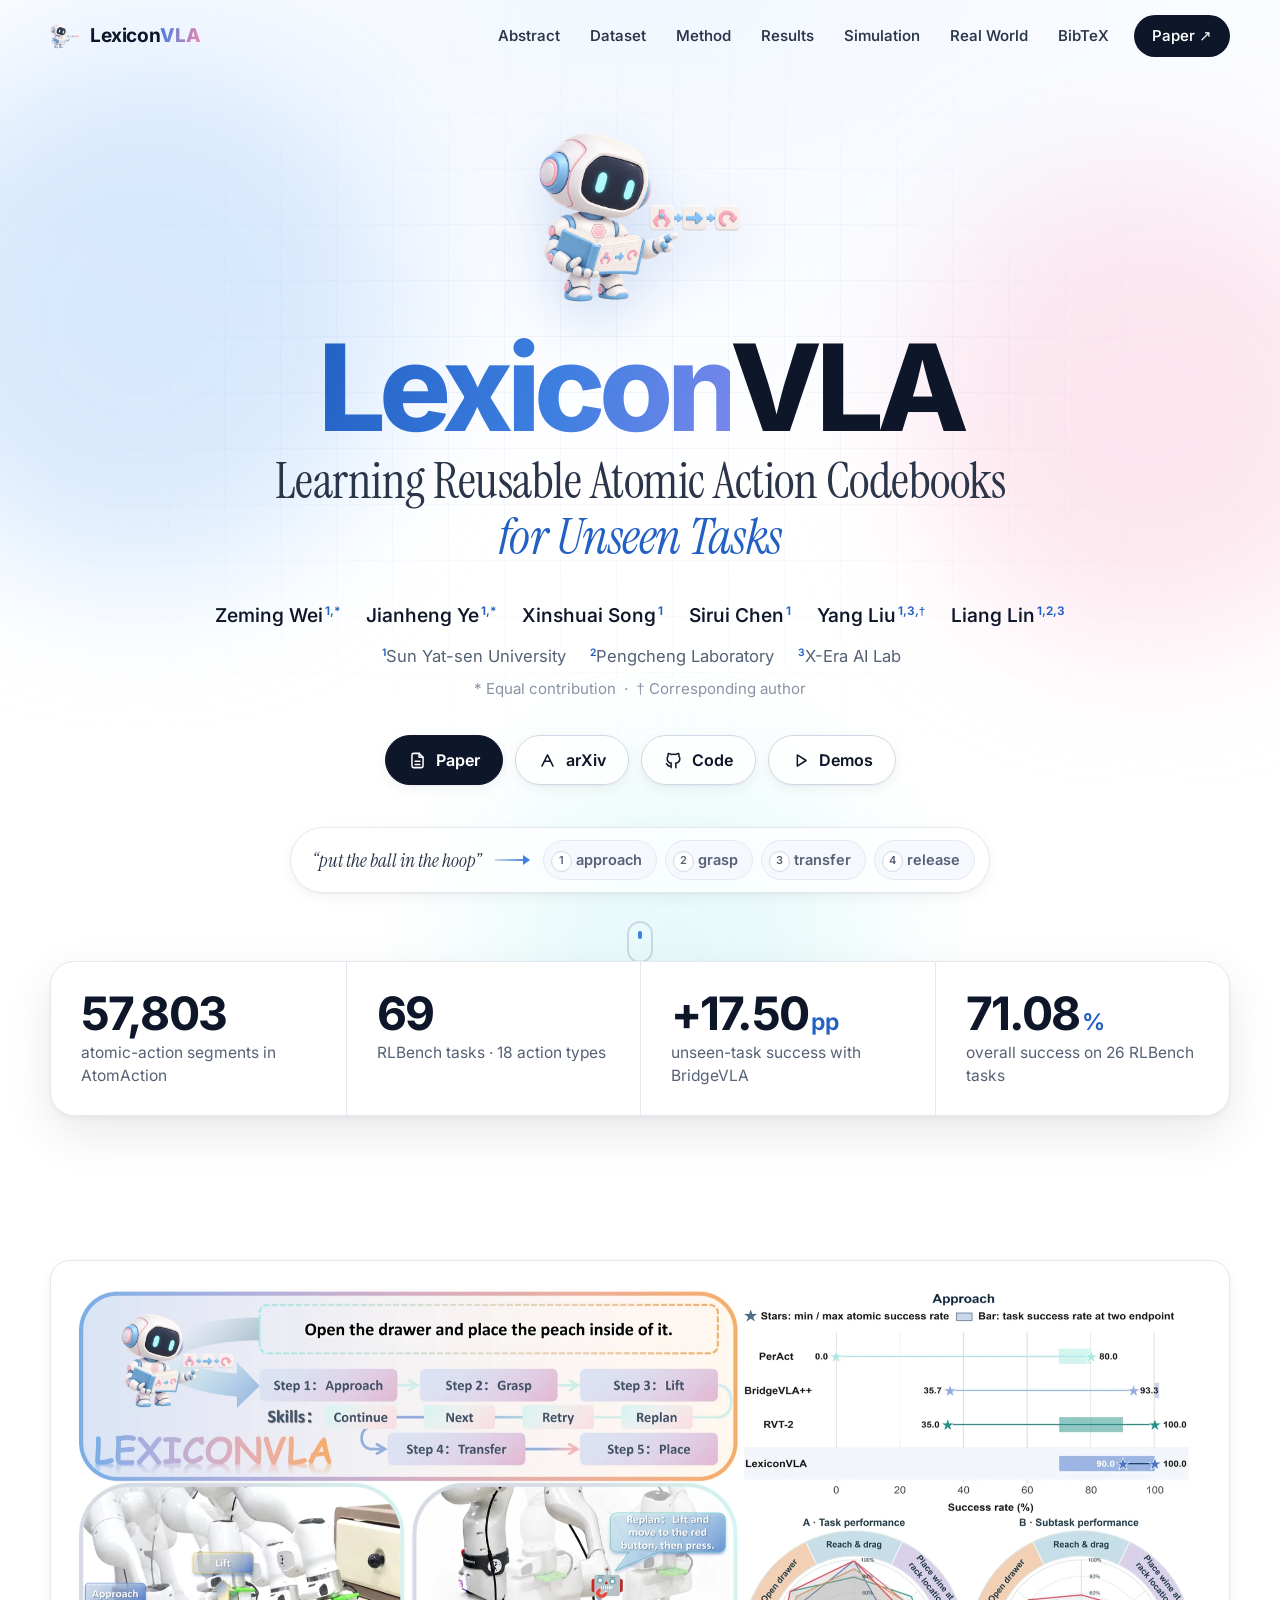
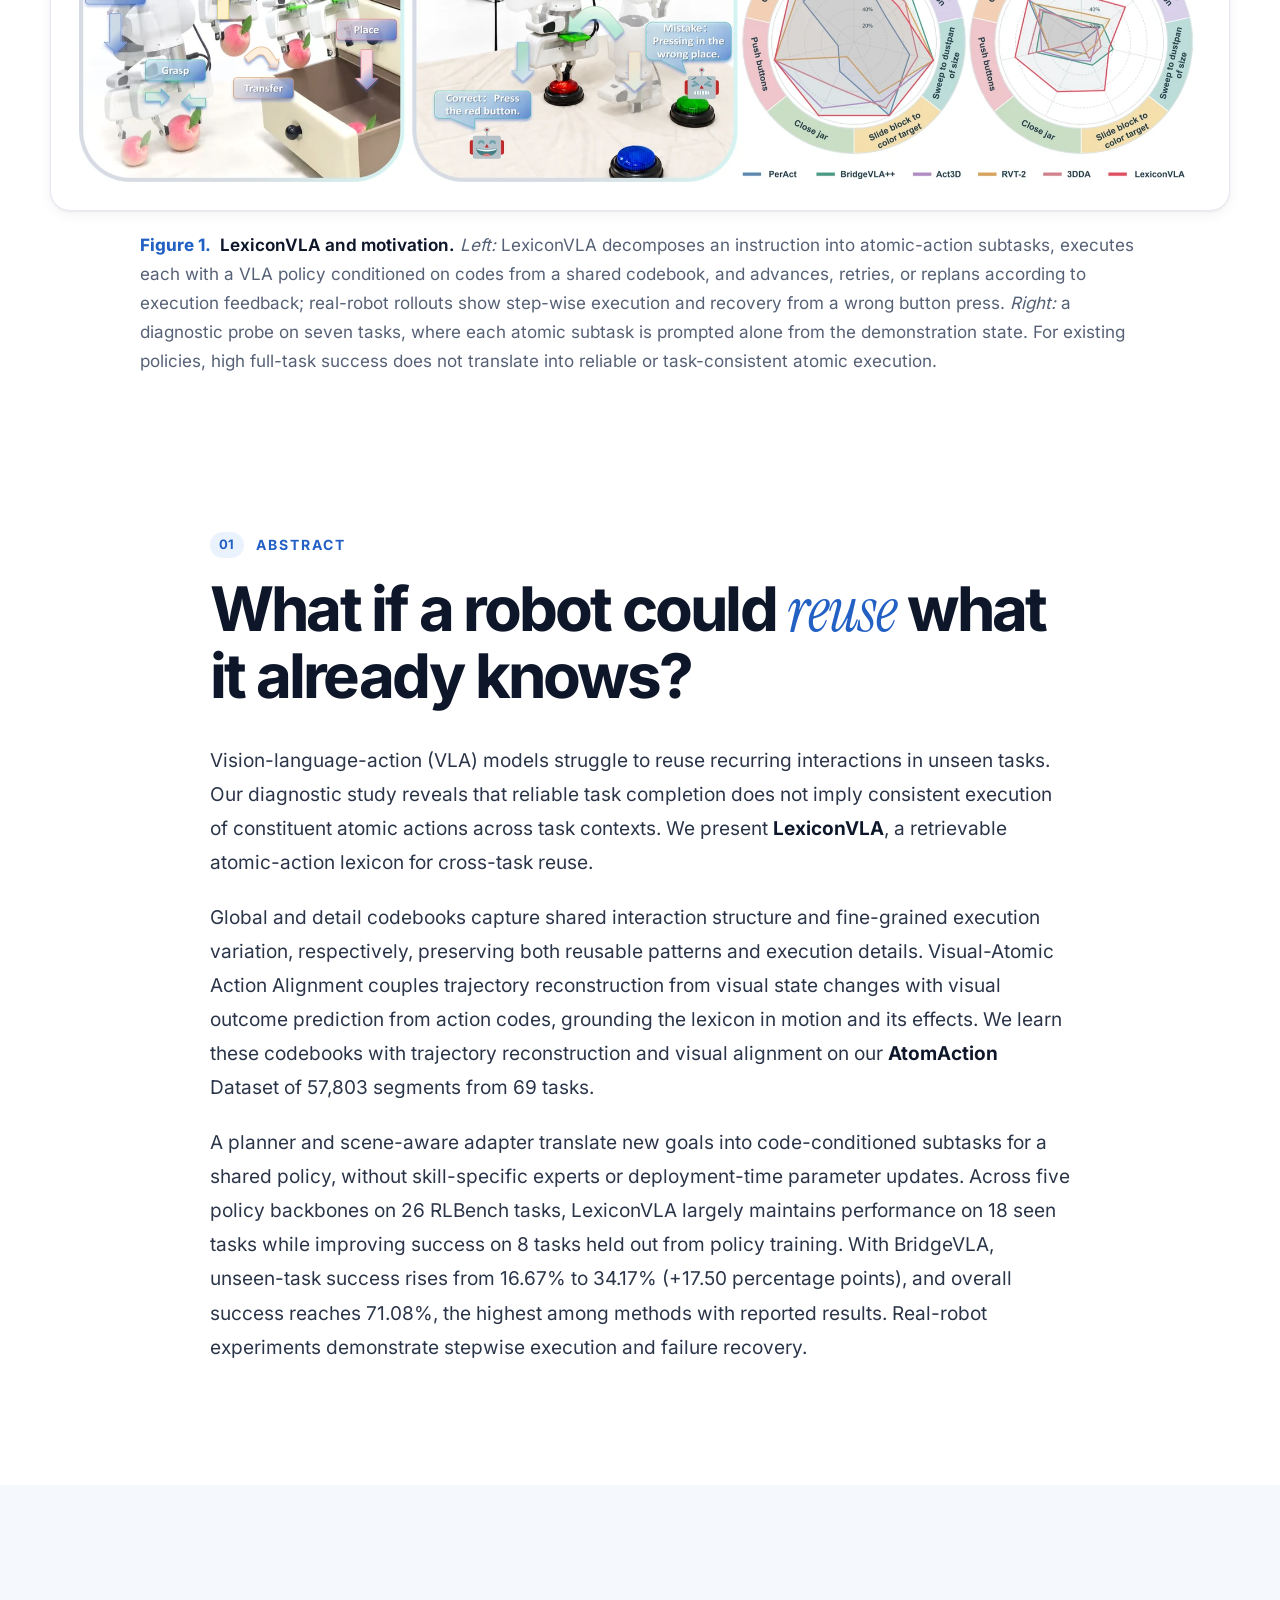
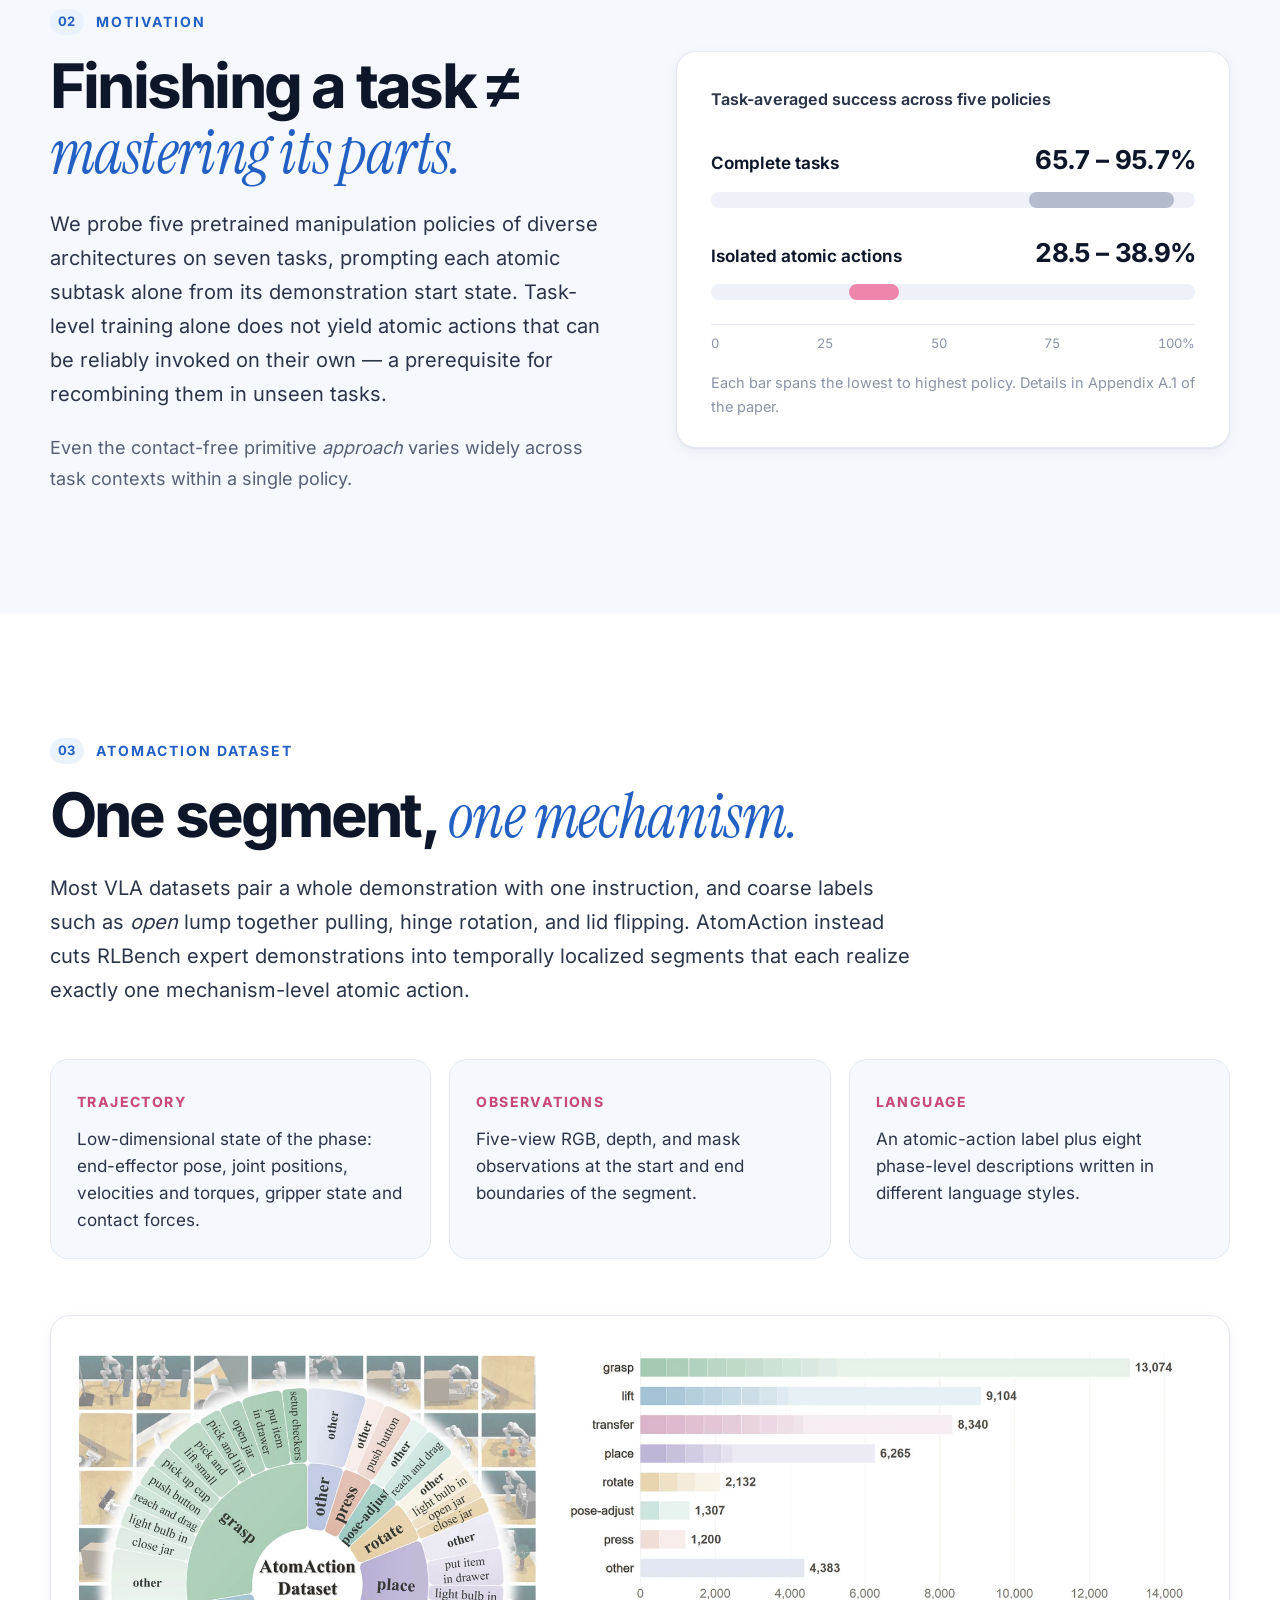
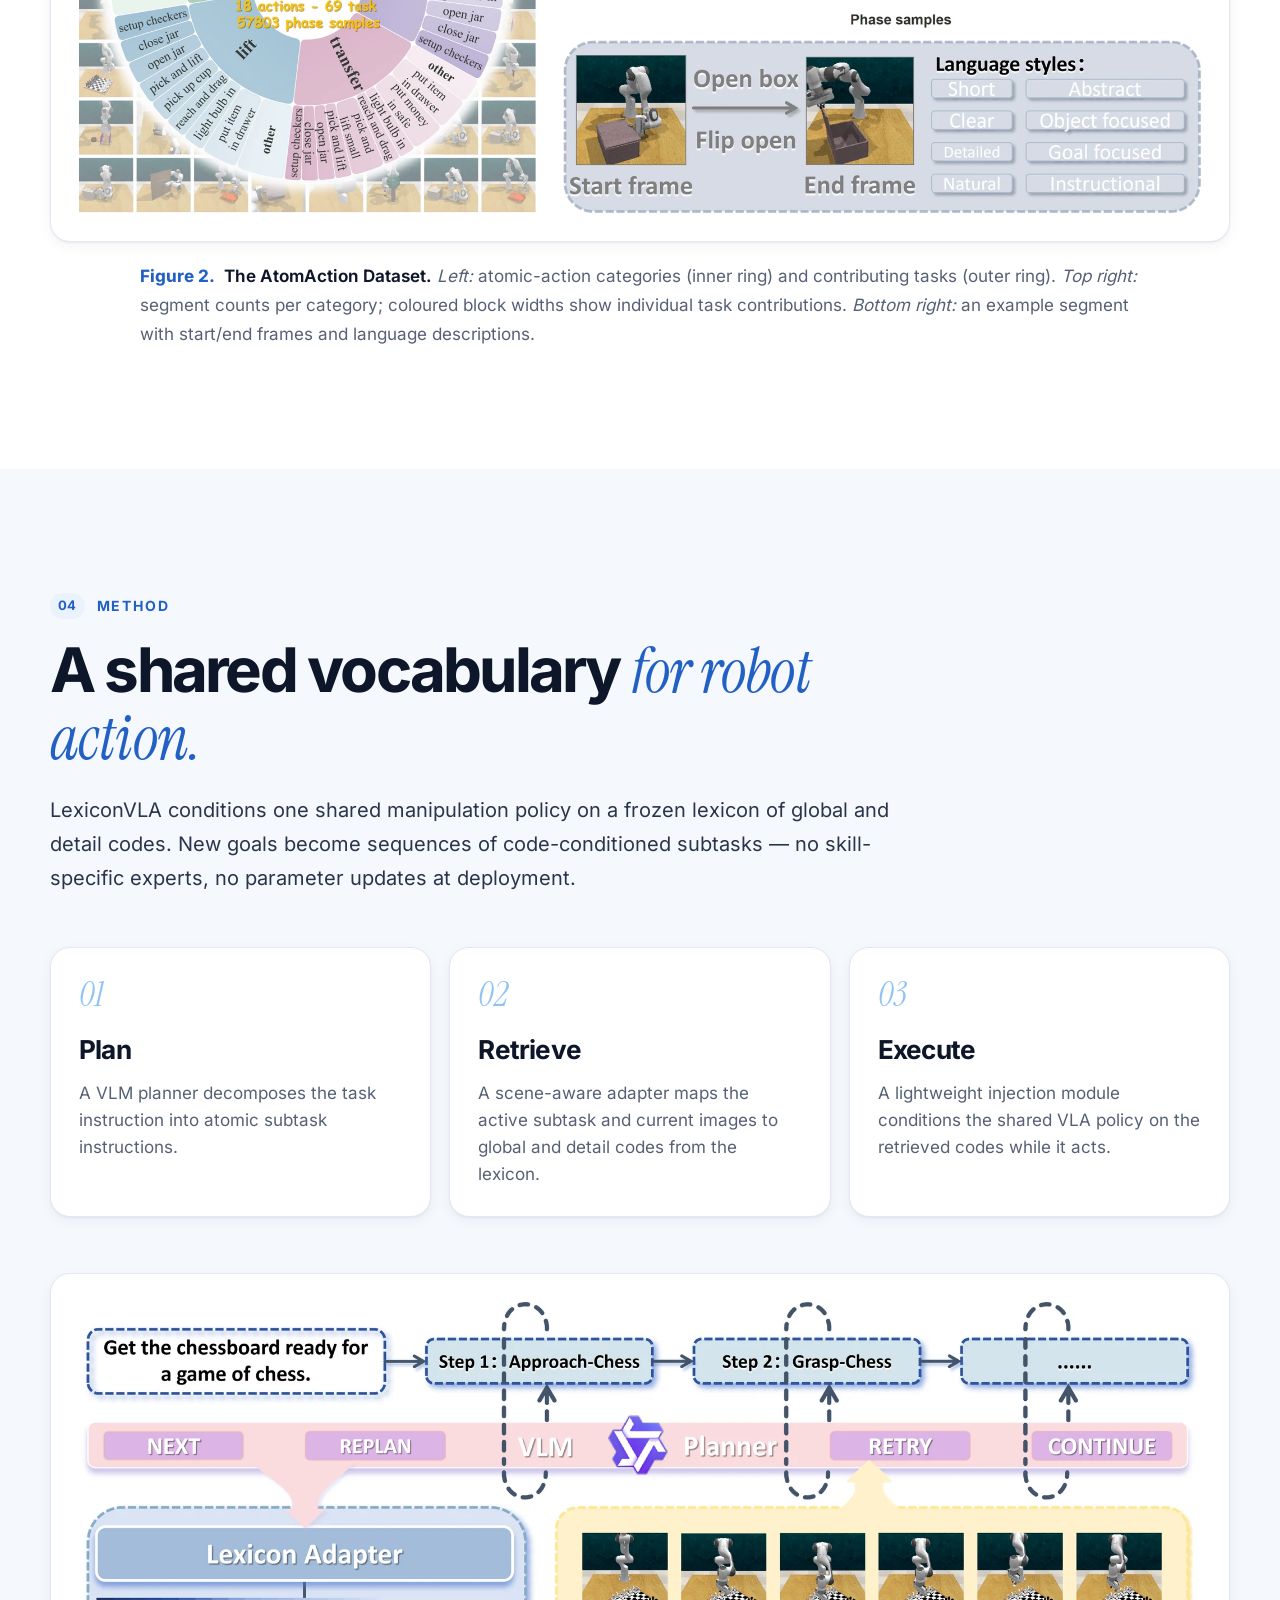
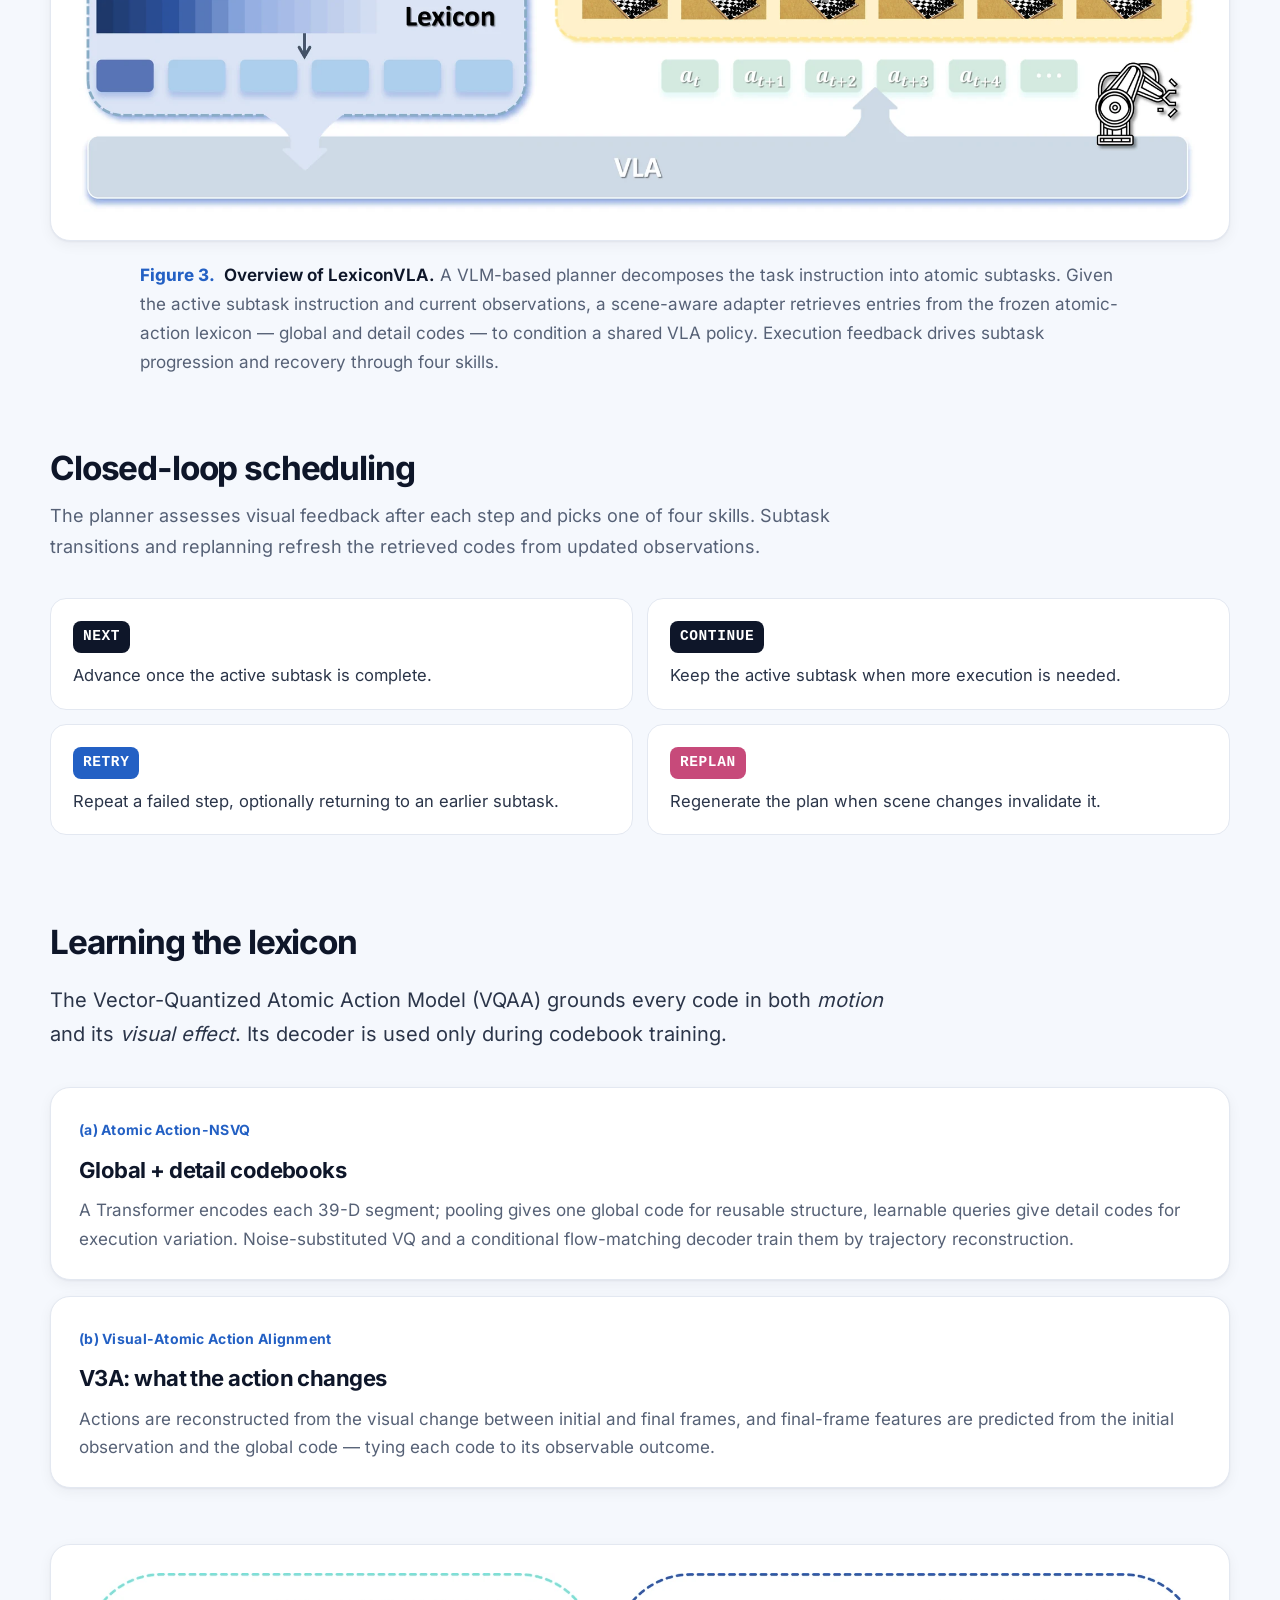
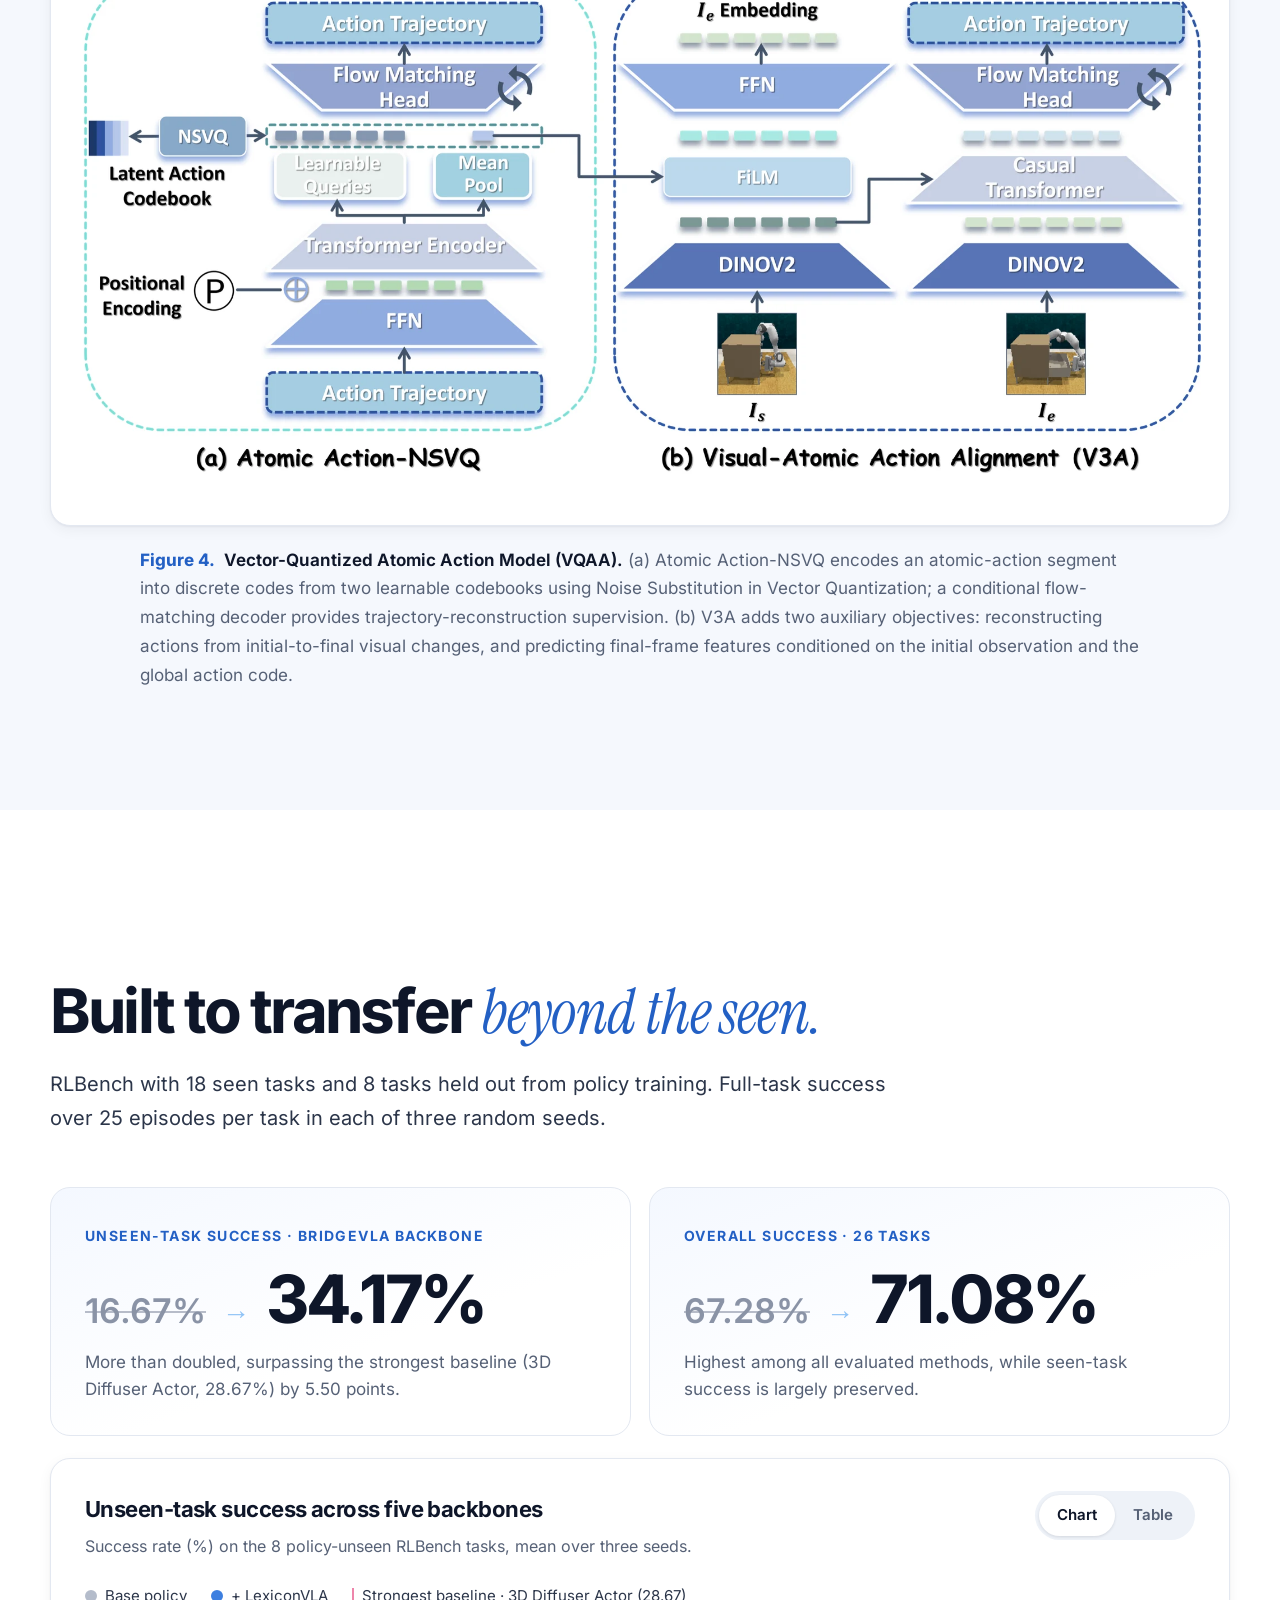
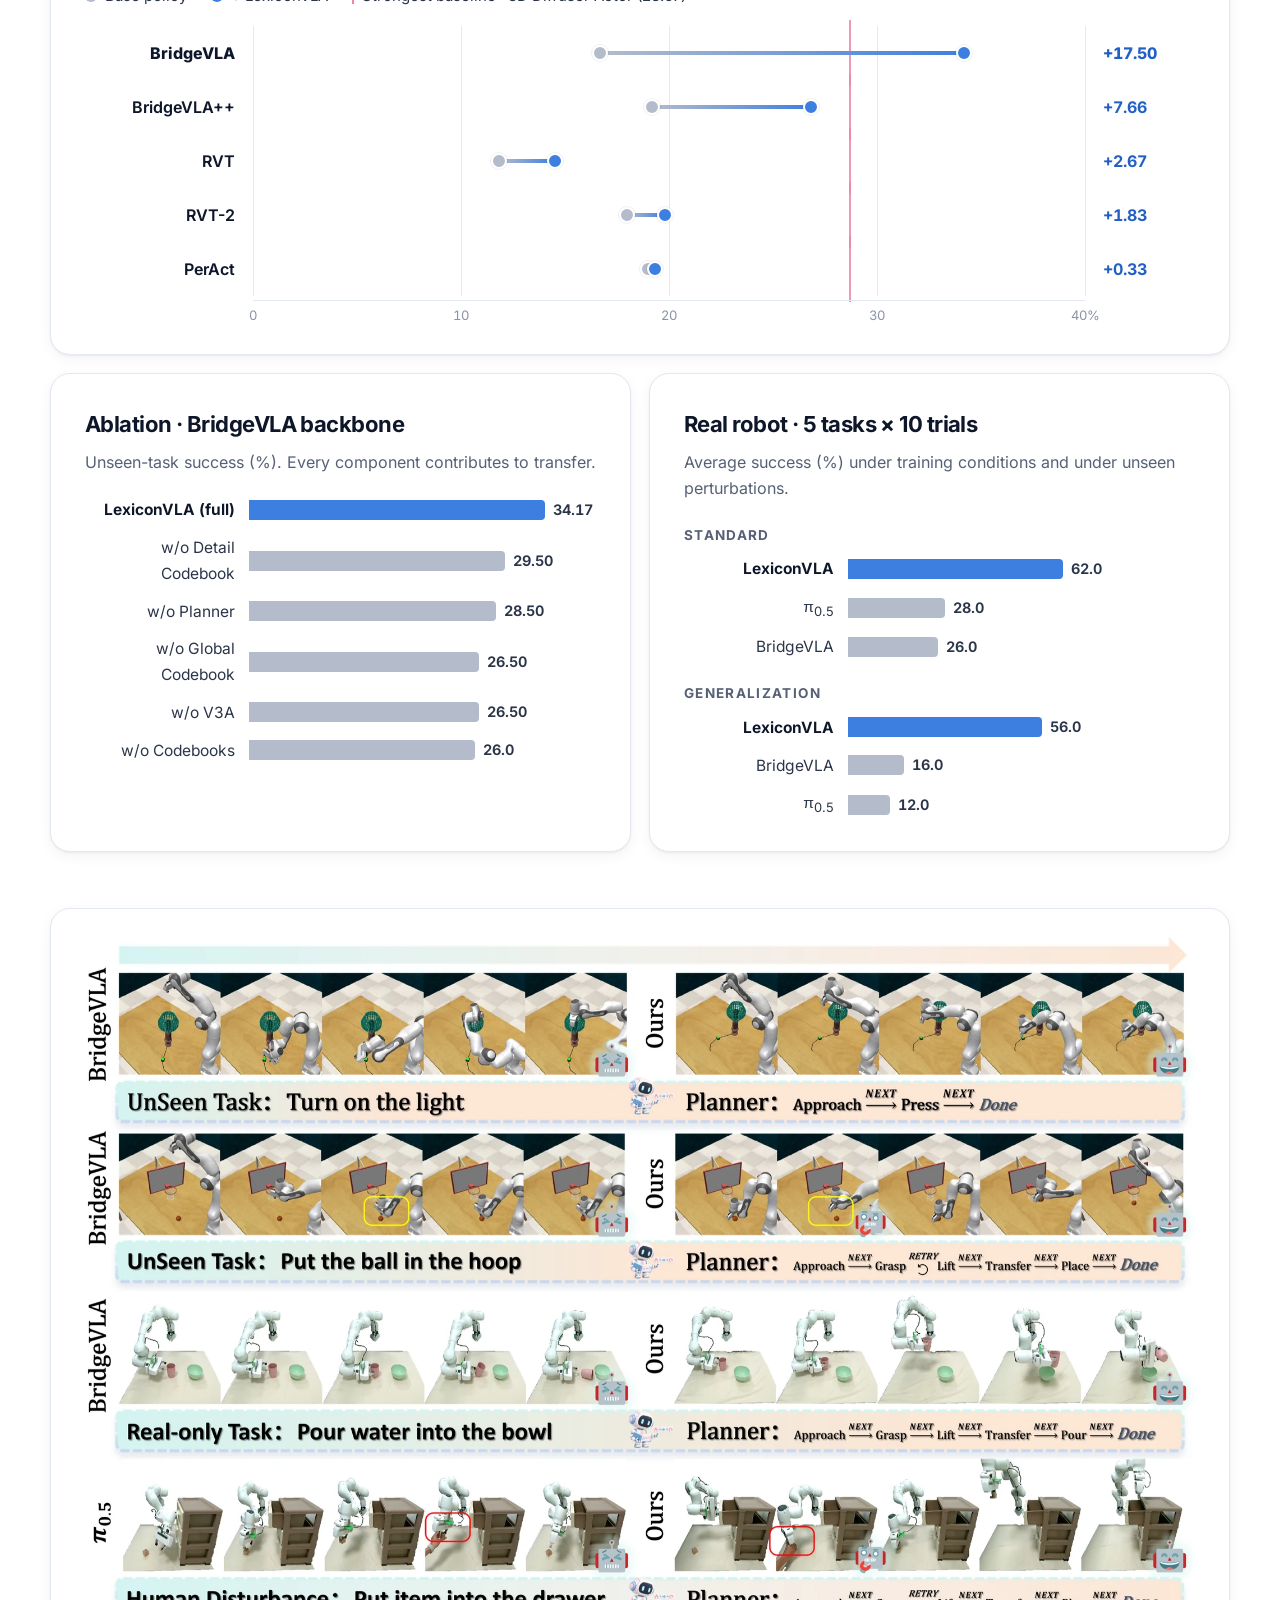
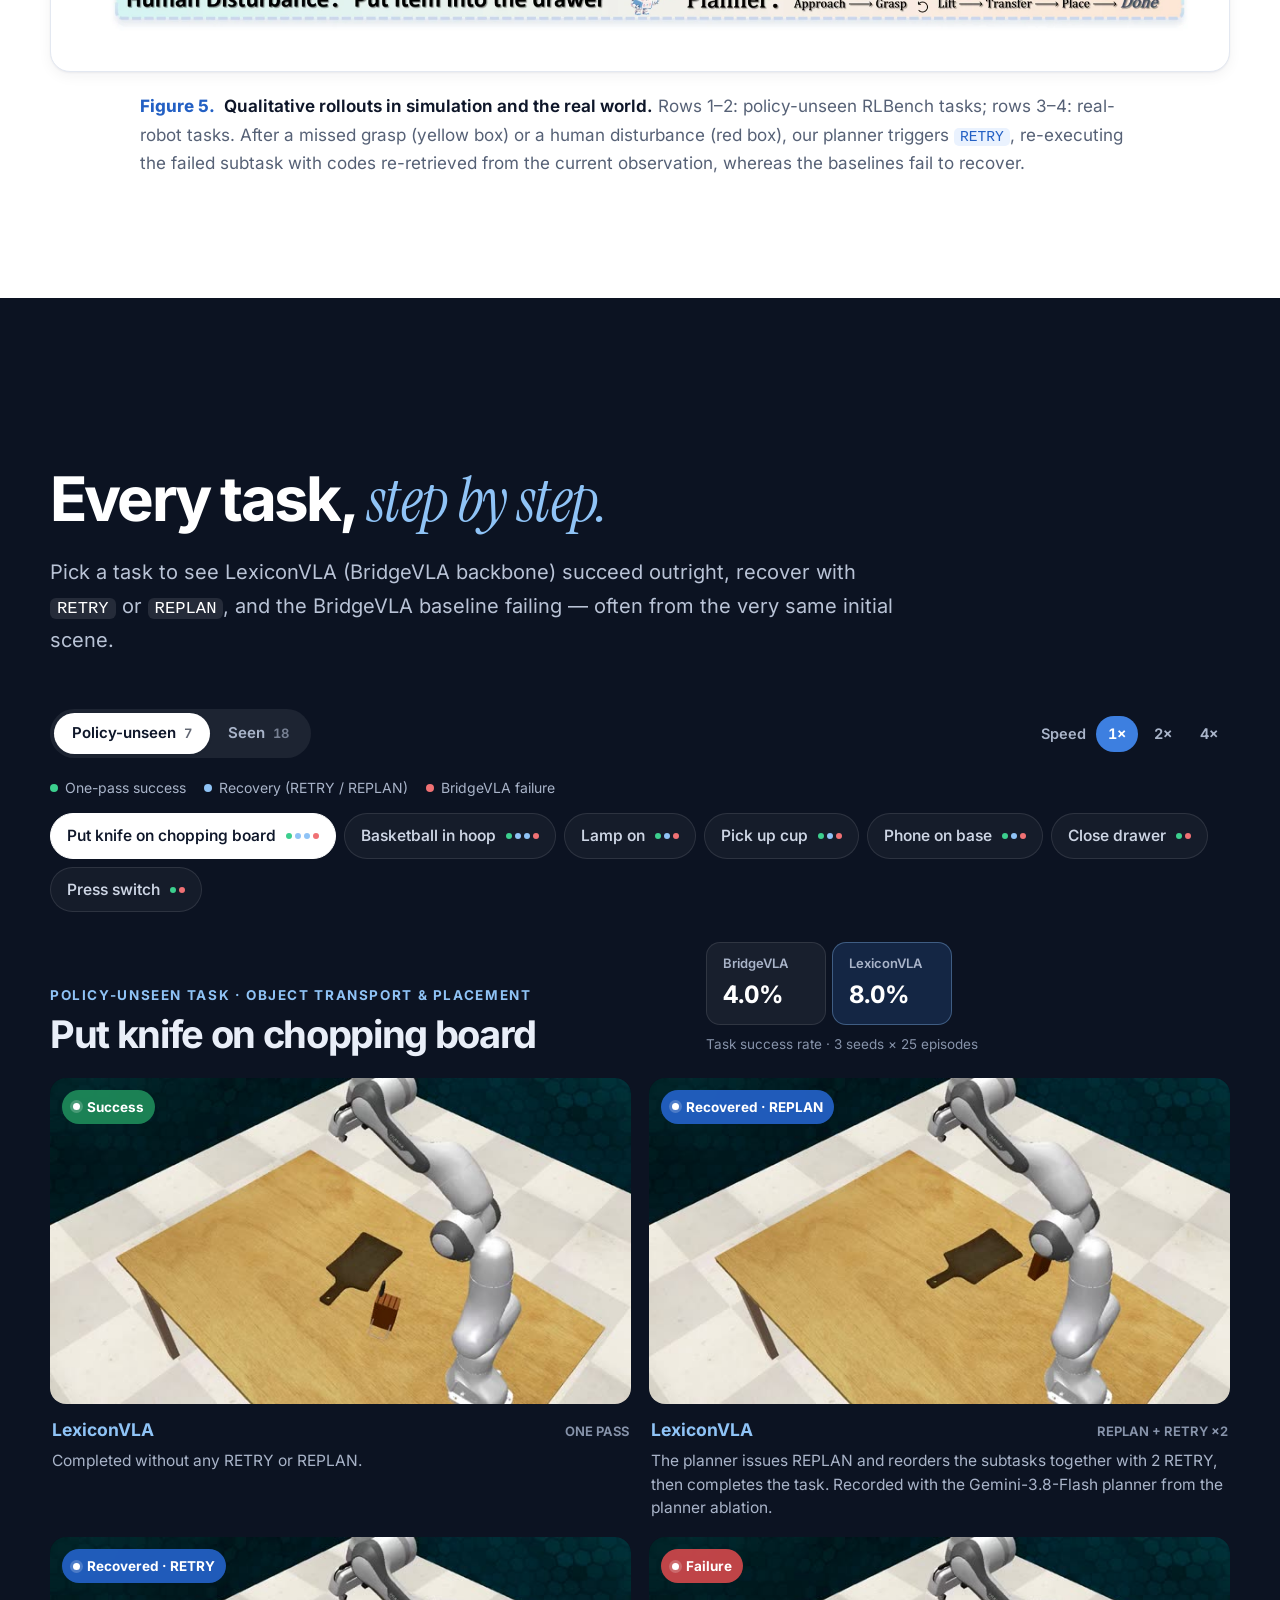
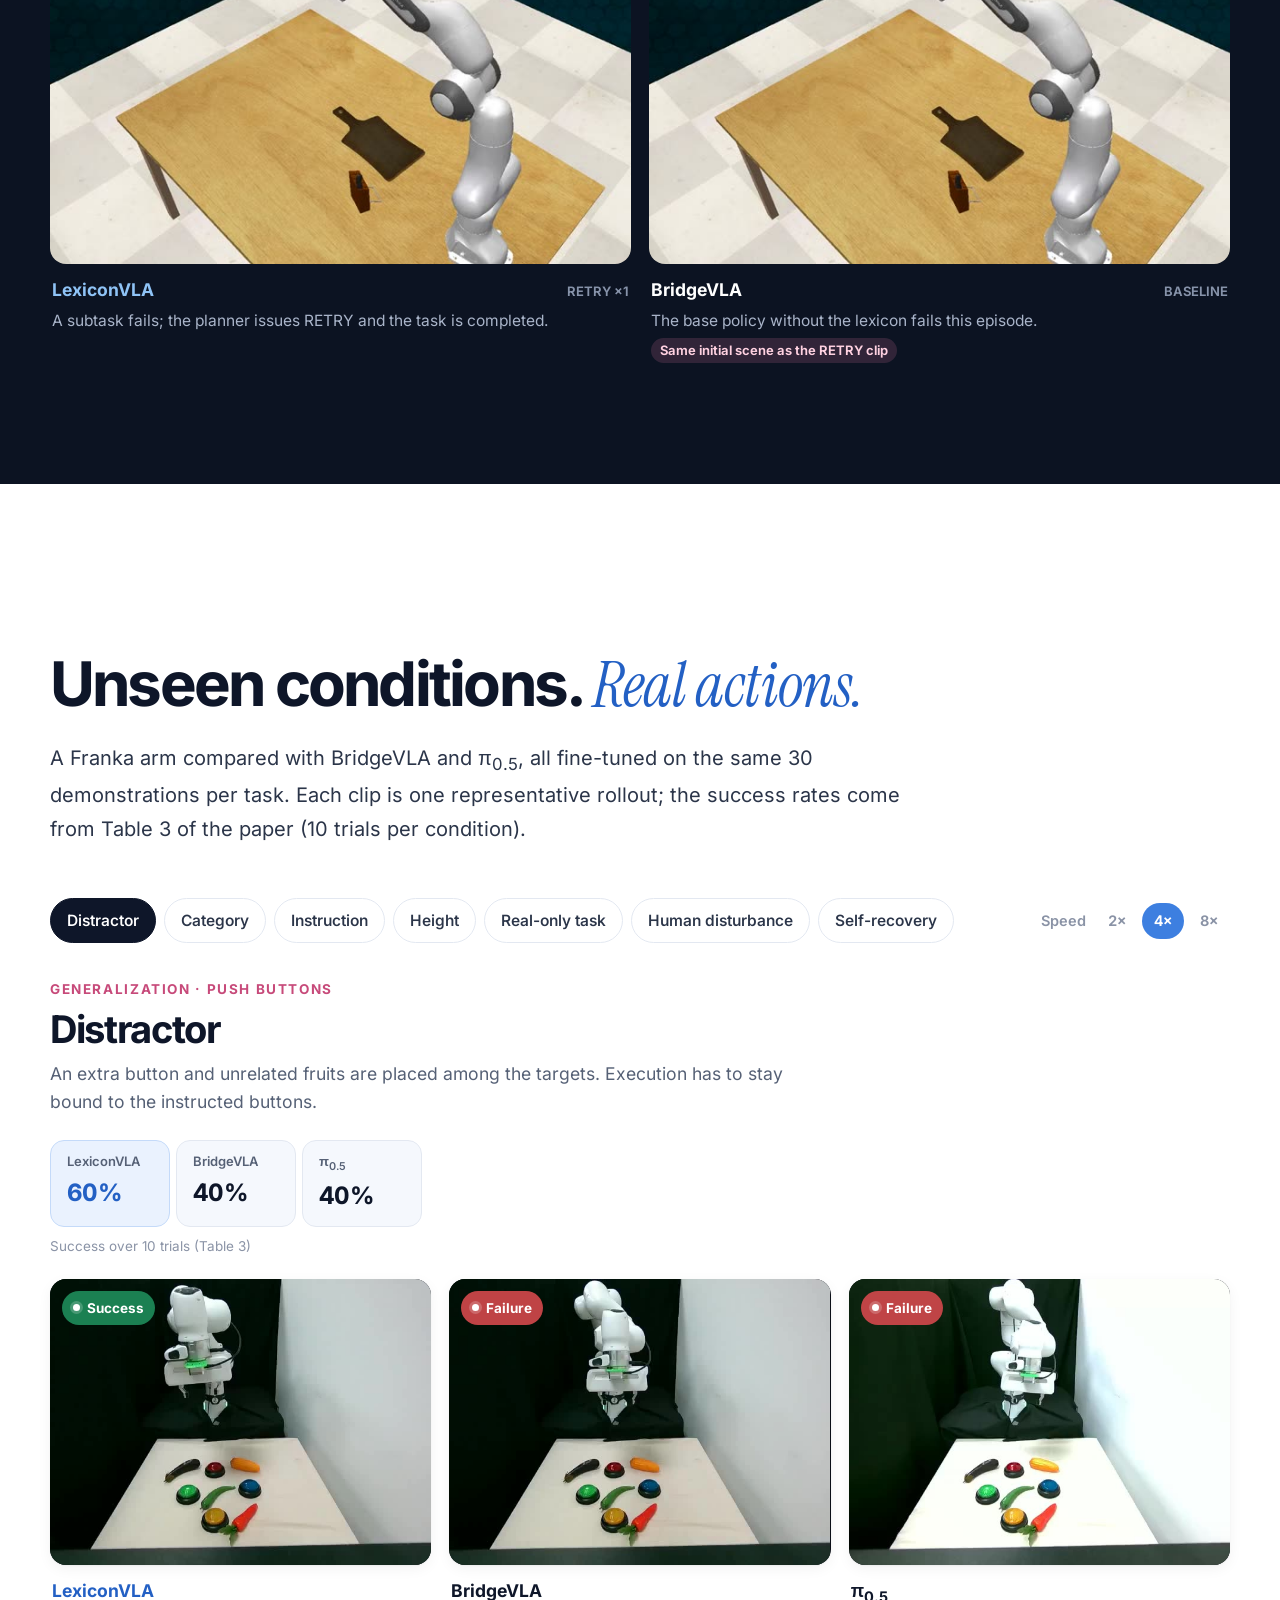
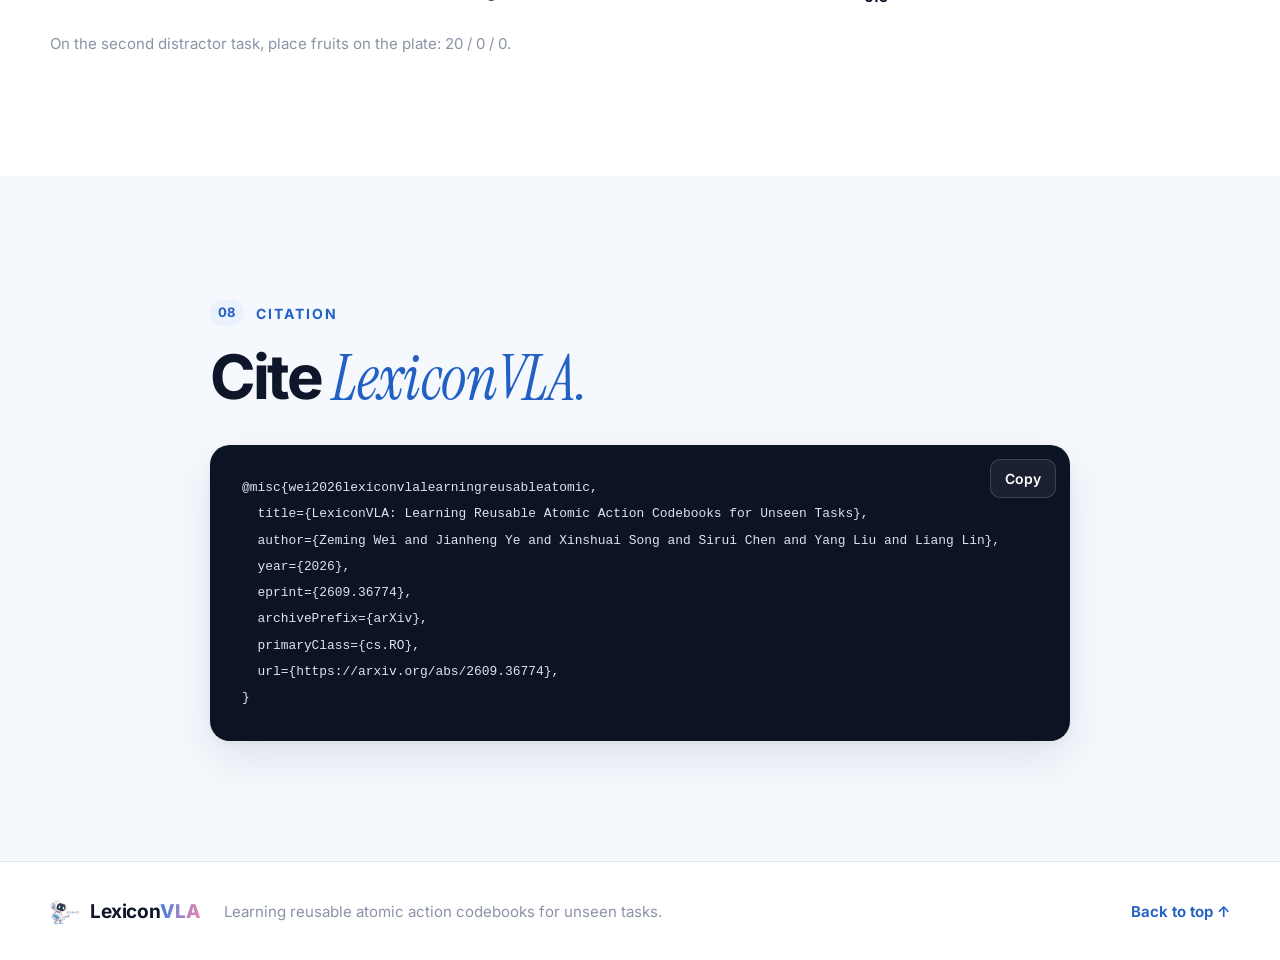
<file: index.html>
<!doctype html>
<html lang="en">
<head>
  <meta charset="utf-8">
  <meta name="viewport" content="width=device-width, initial-scale=1">
  <meta name="theme-color" content="#ffffff">
  <title>LexiconVLA — Reusable Atomic Action Codebooks</title>
  <meta name="description" content="LexiconVLA: Learning Reusable Atomic Action Codebooks for Unseen Tasks. Paper, method, results, and simulation and real-robot demonstrations.">
  <meta property="og:type" content="website">
  <meta property="og:title" content="LexiconVLA: Learning Reusable Atomic Action Codebooks for Unseen Tasks">
  <meta property="og:description" content="A retrievable atomic-action lexicon that lets one VLA policy compose familiar interactions to solve unseen manipulation tasks.">
  <meta property="og:url" content="https://hcplab-sysu.github.io/LexiconVLA/">
  <meta property="og:image" content="https://hcplab-sysu.github.io/LexiconVLA/assets/figures/teaser.png">
  <meta name="twitter:card" content="summary_large_image">
  <link rel="icon" href="favicon.ico" sizes="any">
  <link rel="icon" href="assets/icon/favicon-32.png" type="image/png" sizes="32x32">
  <link rel="icon" href="assets/icon/icon-192.png" type="image/png" sizes="192x192">
  <link rel="apple-touch-icon" href="assets/icon/apple-touch-icon.png">
  <link rel="preload" href="assets/fonts/inter-var.woff2" as="font" type="font/woff2" crossorigin>
  <link rel="preload" href="assets/fonts/instrument-serif-italic.woff2" as="font" type="font/woff2" crossorigin>
  <link rel="stylesheet" href="styles.css">
  <script>document.documentElement.classList.add('js')</script>
  <script src="main.js" defer></script>
</head>
<body>
  <a class="skip-link" href="#main">Skip to content</a>
  <div class="scroll-progress" aria-hidden="true"><span></span></div>

  <header class="site-header">
    <nav class="nav container" aria-label="Main navigation">
      <a class="brand" href="#top" aria-label="LexiconVLA home">
        <img src="assets/icon/favicon-48.png" width="30" height="30" alt="">
        <span>Lexicon<b>VLA</b></span>
      </a>
      <button class="menu-toggle" type="button" aria-controls="nav-links" aria-expanded="false" aria-label="Open menu"><span></span><span></span></button>
      <div class="nav-links" id="nav-links">
        <a href="#abstract">Abstract</a>
        <a href="#dataset">Dataset</a>
        <a href="#method">Method</a>
        <a href="#results">Results</a>
        <a href="#sim-demos">Simulation</a>
        <a href="#real-demos">Real World</a>
        <a href="#citation">BibTeX</a>
        <a class="nav-cta" href="https://arxiv.org/pdf/2609.36774" target="_blank" rel="noopener">Paper <span aria-hidden="true">↗</span></a>
      </div>
    </nav>
  </header>

  <main id="main">
    <!-- ============ HERO ============ -->
    <section class="hero" id="top" aria-labelledby="paper-title">
      <div class="hero-bg" aria-hidden="true">
        <span class="orb orb-a"></span><span class="orb orb-b"></span><span class="orb orb-c"></span>
        <div class="hero-grid"></div>
      </div>
      <div class="container hero-inner">
        <div class="hero-mascot" aria-hidden="true">
          <picture>
            <source srcset="assets/icon/lexicon-robot.webp" type="image/webp">
            <img src="assets/icon/lexicon-robot.png" width="640" height="640" alt="" fetchpriority="high">
          </picture>
        </div>
        <h1 id="paper-title" class="hero-title">
          <span class="hero-name" data-anim="1"><span class="grad">Lexicon</span>VLA</span>
          <span class="hero-sub" data-anim="2">Learning Reusable Atomic Action Codebooks<br> <em>for Unseen Tasks</em></span>
        </h1>

        <div class="authors" data-anim="3" aria-label="Authors">
          <span>Zeming Wei<sup>1,*</sup></span>
          <span>Jianheng Ye<sup>1,*</sup></span>
          <span>Xinshuai Song<sup>1</sup></span>
          <span>Sirui Chen<sup>1</sup></span>
          <span>Yang Liu<sup>1,3,†</sup></span>
          <span>Liang Lin<sup>1,2,3</sup></span>
        </div>
        <p class="affiliations" data-anim="4">
          <span><sup>1</sup>Sun Yat-sen University</span>
          <span><sup>2</sup>Pengcheng Laboratory</span>
          <span><sup>3</sup>X-Era AI Lab</span>
        </p>
        <p class="author-note" data-anim="4">* Equal contribution &nbsp;·&nbsp; † Corresponding author</p>

        <div class="hero-actions" data-anim="5">
          <a class="btn btn-dark" href="https://arxiv.org/pdf/2609.36774" target="_blank" rel="noopener">
            <svg viewBox="0 0 24 24" aria-hidden="true"><path d="M14 3H7a2 2 0 0 0-2 2v14a2 2 0 0 0 2 2h10a2 2 0 0 0 2-2V8z"/><path d="M14 3v5h5M9 13h6M9 17h6"/></svg>Paper
          </a>
          <a class="btn" href="https://arxiv.org/abs/2609.36774" target="_blank" rel="noopener">
            <svg viewBox="0 0 24 24" aria-hidden="true"><path d="M5 19 12 5l7 14M8.5 13h7"/></svg>arXiv
          </a>
          <a class="btn" href="https://github.com/HCPLab-SYSU/LexiconVLA" target="_blank" rel="noopener">
            <svg viewBox="0 0 24 24" aria-hidden="true"><path d="M9 19c-4.3 1.4-4.3-2.5-6-3m12 5v-3.5c0-1 .1-1.4-.5-2 2.8-.3 5.5-1.4 5.5-6a4.6 4.6 0 0 0-1.3-3.2 4.2 4.2 0 0 0-.1-3.2s-1.1-.3-3.5 1.3a12.3 12.3 0 0 0-6.2 0C6.5 2.8 5.4 3.1 5.4 3.1a4.2 4.2 0 0 0-.1 3.2A4.6 4.6 0 0 0 4 9.5c0 4.6 2.7 5.7 5.5 6-.6.6-.6 1.2-.5 2V21"/></svg>Code
          </a>
          <a class="btn" href="#sim-demos">
            <svg viewBox="0 0 24 24" aria-hidden="true"><path d="m8 5 11 7-11 7z"/></svg>Demos
          </a>
        </div>

        <!-- Illustrative: an instruction resolved into atomic subtasks -->
        <div class="plan-ticker" data-anim="6" aria-label="Illustration: an instruction is decomposed into atomic subtasks">
          <span class="plan-instr">“put the ball in the hoop”</span>
          <span class="plan-arrow" aria-hidden="true"></span>
          <ol class="plan-steps">
            <li style="--i:0">approach</li>
            <li style="--i:1">grasp</li>
            <li style="--i:2">transfer</li>
            <li style="--i:3">release</li>
          </ol>
        </div>
      </div>
      <a class="scroll-cue" href="#teaser" aria-label="Scroll to content"><span></span></a>
    </section>

    <!-- ============ STATS ============ -->
    <section class="stats container" aria-label="Key numbers">
      <div class="stat reveal"><strong data-count="57803">57,803</strong><span>atomic-action segments in AtomAction</span></div>
      <div class="stat reveal"><strong data-count="69">69</strong><span>RLBench tasks · 18 action types</span></div>
      <div class="stat reveal"><strong><span data-count="17.50" data-decimals="2" data-prefix="+">+17.50</span><small>pp</small></strong><span>unseen-task success with BridgeVLA</span></div>
      <div class="stat reveal"><strong><span data-count="71.08" data-decimals="2">71.08</span><small>%</small></strong><span>overall success on 26 RLBench tasks</span></div>
    </section>

    <!-- ============ TEASER ============ -->
    <section class="section section-tight container" id="teaser" aria-label="Teaser figure">
      <figure class="figure reveal">
        <button class="figure-media" type="button" data-zoom="assets/figures/teaser.png" aria-label="Enlarge Figure 1">
          <picture><source srcset="assets/figures/teaser.webp" type="image/webp"><img src="assets/figures/teaser.png" width="2800" height="1231" alt="LexiconVLA decomposes an instruction into atomic-action subtasks and recovers from errors; a diagnostic probe contrasts full-task and atomic-action success." loading="lazy" decoding="async"></picture>
        </button>
        <figcaption><b>Figure 1.</b> <strong>LexiconVLA and motivation.</strong> <em>Left:</em> LexiconVLA decomposes an instruction into atomic-action subtasks, executes each with a VLA policy conditioned on codes from a shared codebook, and advances, retries, or replans according to execution feedback; real-robot rollouts show step-wise execution and recovery from a wrong button press. <em>Right:</em> a diagnostic probe on seven tasks, where each atomic subtask is prompted alone from the demonstration state. For existing policies, high full-task success does not translate into reliable or task-consistent atomic execution.</figcaption>
      </figure>
    </section>

    <!-- ============ ABSTRACT ============ -->
    <section class="section" id="abstract" aria-labelledby="abstract-title">
      <div class="container narrow">
        <p class="eyebrow reveal"><span>01</span>Abstract</p>
        <h2 id="abstract-title" class="section-title reveal">What if a robot could <em>reuse</em> what it already knows?</h2>
        <div class="prose reveal">
          <p>Vision-language-action (VLA) models struggle to reuse recurring interactions in unseen tasks. Our diagnostic study reveals that reliable task completion does not imply consistent execution of constituent atomic actions across task contexts. We present <strong>LexiconVLA</strong>, a retrievable atomic-action lexicon for cross-task reuse.</p>
          <p>Global and detail codebooks capture shared interaction structure and fine-grained execution variation, respectively, preserving both reusable patterns and execution details. Visual-Atomic Action Alignment couples trajectory reconstruction from visual state changes with visual outcome prediction from action codes, grounding the lexicon in motion and its effects. We learn these codebooks with trajectory reconstruction and visual alignment on our <strong>AtomAction</strong> Dataset of 57,803 segments from 69 tasks.</p>
          <p>A planner and scene-aware adapter translate new goals into code-conditioned subtasks for a shared policy, without skill-specific experts or deployment-time parameter updates. Across five policy backbones on 26 RLBench tasks, LexiconVLA largely maintains performance on 18 seen tasks while improving success on 8 tasks held out from policy training. With BridgeVLA, unseen-task success rises from 16.67% to 34.17% (+17.50 percentage points), and overall success reaches 71.08%, the highest among methods with reported results. Real-robot experiments demonstrate stepwise execution and failure recovery.</p>
        </div>
      </div>
    </section>

    <!-- ============ MOTIVATION ============ -->
    <section class="section section-soft" id="motivation" aria-labelledby="motivation-title">
      <div class="container">
        <div class="split">
          <div>
            <p class="eyebrow reveal"><span>02</span>Motivation</p>
            <h2 id="motivation-title" class="section-title reveal">Finishing a task ≠ <em>mastering its parts.</em></h2>
            <p class="lead reveal">We probe five pretrained manipulation policies of diverse architectures on seven tasks, prompting each atomic subtask alone from its demonstration start state. Task-level training alone does not yield atomic actions that can be reliably invoked on their own — a prerequisite for recombining them in unseen tasks.</p>
            <p class="lead muted reveal">Even the contact-free primitive <em>approach</em> varies widely across task contexts within a single policy.</p>
          </div>
          <div class="probe reveal" role="img" aria-label="Task-averaged success across five policies: 65.7 to 95.7 percent on complete tasks, versus 28.5 to 38.9 percent on isolated atomic actions.">
            <p class="probe-title">Task-averaged success across five policies</p>
            <div class="probe-row">
              <div class="probe-label"><b>Complete tasks</b><span>65.7 – 95.7%</span></div>
              <div class="probe-track"><span class="probe-range is-task" style="--from:65.7;--to:95.7"></span></div>
            </div>
            <div class="probe-row">
              <div class="probe-label"><b>Isolated atomic actions</b><span>28.5 – 38.9%</span></div>
              <div class="probe-track"><span class="probe-range is-atomic" style="--from:28.5;--to:38.9"></span></div>
            </div>
            <div class="probe-axis" aria-hidden="true"><span>0</span><span>25</span><span>50</span><span>75</span><span>100%</span></div>
            <p class="probe-note">Each bar spans the lowest to highest policy. Details in Appendix A.1 of the paper.</p>
          </div>
        </div>
      </div>
    </section>

    <!-- ============ DATASET ============ -->
    <section class="section" id="dataset" aria-labelledby="dataset-title">
      <div class="container">
        <div class="section-head">
          <p class="eyebrow reveal"><span>03</span>AtomAction Dataset</p>
          <h2 id="dataset-title" class="section-title reveal">One segment, <em>one mechanism.</em></h2>
          <p class="lead reveal">Most VLA datasets pair a whole demonstration with one instruction, and coarse labels such as <em>open</em> lump together pulling, hinge rotation, and lid flipping. AtomAction instead cuts RLBench expert demonstrations into temporally localized segments that each realize exactly one mechanism-level atomic action.</p>
        </div>
        <div class="dataset-grid">
          <div class="feature reveal"><span class="feature-k">Trajectory</span><p>Low-dimensional state of the phase: end-effector pose, joint positions, velocities and torques, gripper state and contact forces.</p></div>
          <div class="feature reveal"><span class="feature-k">Observations</span><p>Five-view RGB, depth, and mask observations at the start and end boundaries of the segment.</p></div>
          <div class="feature reveal"><span class="feature-k">Language</span><p>An atomic-action label plus eight phase-level descriptions written in different language styles.</p></div>
        </div>
        <figure class="figure reveal">
          <button class="figure-media" type="button" data-zoom="assets/figures/dataset.png" aria-label="Enlarge Figure 2">
            <picture><source srcset="assets/figures/dataset.webp" type="image/webp"><img src="assets/figures/dataset.png" width="2400" height="1003" alt="AtomAction categories and contributing tasks, segment counts per category, and an example segment with start and end frames and language descriptions." loading="lazy" decoding="async"></picture>
          </button>
          <figcaption><b>Figure 2.</b> <strong>The AtomAction Dataset.</strong> <em>Left:</em> atomic-action categories (inner ring) and contributing tasks (outer ring). <em>Top right:</em> segment counts per category; coloured block widths show individual task contributions. <em>Bottom right:</em> an example segment with start/end frames and language descriptions.</figcaption>
        </figure>
      </div>
    </section>

    <!-- ============ METHOD ============ -->
    <section class="section section-soft" id="method" aria-labelledby="method-title">
      <div class="container">
        <div class="section-head">
          <p class="eyebrow reveal"><span>04</span>Method</p>
          <h2 id="method-title" class="section-title reveal">A shared vocabulary <em>for robot action.</em></h2>
          <p class="lead reveal">LexiconVLA conditions one shared manipulation policy on a frozen lexicon of global and detail codes. New goals become sequences of code-conditioned subtasks — no skill-specific experts, no parameter updates at deployment.</p>
        </div>

        <ol class="steps">
          <li class="step reveal">
            <span class="step-n">01</span>
            <h3>Plan</h3>
            <p>A VLM planner decomposes the task instruction into atomic subtask instructions.</p>
          </li>
          <li class="step reveal">
            <span class="step-n">02</span>
            <h3>Retrieve</h3>
            <p>A scene-aware adapter maps the active subtask and current images to global and detail codes from the lexicon.</p>
          </li>
          <li class="step reveal">
            <span class="step-n">03</span>
            <h3>Execute</h3>
            <p>A lightweight injection module conditions the shared VLA policy on the retrieved codes while it acts.</p>
          </li>
        </ol>

        <figure class="figure reveal">
          <button class="figure-media" type="button" data-zoom="assets/figures/framework.png" aria-label="Enlarge Figure 3">
            <picture><source srcset="assets/figures/framework.webp" type="image/webp"><img src="assets/figures/framework.png" width="2400" height="1091" alt="Overview of LexiconVLA: a VLM planner, a scene-aware adapter that retrieves codes from the frozen lexicon, a shared VLA policy, and a feedback loop." loading="lazy" decoding="async"></picture>
          </button>
          <figcaption><b>Figure 3.</b> <strong>Overview of LexiconVLA.</strong> A VLM-based planner decomposes the task instruction into atomic subtasks. Given the active subtask instruction and current observations, a scene-aware adapter retrieves entries from the frozen atomic-action lexicon — global and detail codes — to condition a shared VLA policy. Execution feedback drives subtask progression and recovery through four skills.</figcaption>
        </figure>

        <div class="skills">
          <div class="skills-head reveal">
            <h3 class="sub-title">Closed-loop scheduling</h3>
            <p>The planner assesses visual feedback after each step and picks one of four skills. Subtask transitions and replanning refresh the retrieved codes from updated observations.</p>
          </div>
          <div class="skill-grid">
            <div class="skill reveal"><code>NEXT</code><p>Advance once the active subtask is complete.</p></div>
            <div class="skill reveal"><code>CONTINUE</code><p>Keep the active subtask when more execution is needed.</p></div>
            <div class="skill reveal is-retry"><code>RETRY</code><p>Repeat a failed step, optionally returning to an earlier subtask.</p></div>
            <div class="skill reveal is-replan"><code>REPLAN</code><p>Regenerate the plan when scene changes invalidate it.</p></div>
          </div>
        </div>

        <div class="split split-top lexicon-learning">
          <div>
            <h3 class="sub-title reveal">Learning the lexicon</h3>
            <p class="lead reveal">The Vector-Quantized Atomic Action Model (VQAA) grounds every code in both <em>motion</em> and its <em>visual effect</em>. Its decoder is used only during codebook training.</p>
          </div>
          <div class="cards-2">
            <div class="card reveal">
              <span class="card-tag">(a) Atomic Action-NSVQ</span>
              <h4>Global + detail codebooks</h4>
              <p>A Transformer encodes each 39-D segment; pooling gives one global code for reusable structure, learnable queries give detail codes for execution variation. Noise-substituted VQ and a conditional flow-matching decoder train them by trajectory reconstruction.</p>
            </div>
            <div class="card reveal">
              <span class="card-tag">(b) Visual-Atomic Action Alignment</span>
              <h4>V3A: what the action changes</h4>
              <p>Actions are reconstructed from the visual change between initial and final frames, and final-frame features are predicted from the initial observation and the global code — tying each code to its observable outcome.</p>
            </div>
          </div>
        </div>

        <figure class="figure reveal">
          <button class="figure-media" type="button" data-zoom="assets/figures/vqaa.png" aria-label="Enlarge Figure 4">
            <picture><source srcset="assets/figures/vqaa.webp" type="image/webp"><img src="assets/figures/vqaa.png" width="2400" height="1121" alt="The Vector-Quantized Atomic Action Model with Atomic Action-NSVQ and Visual-Atomic Action Alignment." loading="lazy" decoding="async"></picture>
          </button>
          <figcaption><b>Figure 4.</b> <strong>Vector-Quantized Atomic Action Model (VQAA).</strong> (a) Atomic Action-NSVQ encodes an atomic-action segment into discrete codes from two learnable codebooks using Noise Substitution in Vector Quantization; a conditional flow-matching decoder provides trajectory-reconstruction supervision. (b) V3A adds two auxiliary objectives: reconstructing actions from initial-to-final visual changes, and predicting final-frame features conditioned on the initial observation and the global action code.</figcaption>
        </figure>
      </div>
    </section>

    <!-- ============ RESULTS ============ -->
    <section class="section" id="results" aria-labelledby="results-title">
      <div class="container">
        <div class="section-head">
          <p class="eyebrow reveal"><span>05</span>Results</p>
          <h2 id="results-title" class="section-title reveal">Built to transfer <em>beyond the seen.</em></h2>
          <p class="lead reveal">RLBench with 18 seen tasks and 8 tasks held out from policy training. Full-task success over 25 episodes per task in each of three random seeds.</p>
        </div>

        <div class="headline reveal">
          <div class="headline-item">
            <span class="headline-k">Unseen-task success · BridgeVLA backbone</span>
            <div class="headline-v"><s>16.67%</s><i aria-hidden="true">→</i><strong>34.17%</strong></div>
            <p>More than doubled, surpassing the strongest baseline (3D Diffuser Actor, 28.67%) by 5.50 points.</p>
          </div>
          <div class="headline-item">
            <span class="headline-k">Overall success · 26 tasks</span>
            <div class="headline-v"><s>67.28%</s><i aria-hidden="true">→</i><strong>71.08%</strong></div>
            <p>Highest among all evaluated methods, while seen-task success is largely preserved.</p>
          </div>
        </div>

        <div class="panel reveal" id="sim-results">
          <div class="panel-head">
            <div>
              <h3 class="panel-title">Unseen-task success across five backbones</h3>
              <p class="panel-sub">Success rate (%) on the 8 policy-unseen RLBench tasks, mean over three seeds.</p>
            </div>
            <div class="seg" role="tablist" aria-label="Result view">
              <button role="tab" aria-selected="true" aria-controls="view-chart" id="tab-chart" data-view="chart">Chart</button>
              <button role="tab" aria-selected="false" aria-controls="view-table" id="tab-table" data-view="table">Table</button>
            </div>
          </div>
          <div id="view-chart" role="tabpanel" aria-labelledby="tab-chart">
            <div class="legend" aria-hidden="true">
              <span><i class="dot dot-base"></i>Base policy</span>
              <span><i class="dot dot-ours"></i>+ LexiconVLA</span>
              <span><i class="rule-key"></i>Strongest baseline · 3D Diffuser Actor (28.67)</span>
            </div>
            <div class="dumbbell" id="dumbbell"></div>
          </div>
          <div id="view-table" role="tabpanel" aria-labelledby="tab-table" hidden>
            <div class="table-wrap">
              <table class="data-table">
                <caption class="visually-hidden">Multi-task performance on RLBench, mean ± std success rate (%) over three seeds.</caption>
                <thead><tr><th scope="col">Method</th><th scope="col">Unseen (8)</th><th scope="col">Seen (18)</th><th scope="col">Overall (26)</th></tr></thead>
                <tbody>
                  <tr><th scope="row">Act3D</th><td>15.67±2.52</td><td>65.19±1.22</td><td>49.95±1.43</td></tr>
                  <tr><th scope="row">3D Diffuser Actor</th><td>28.67±0.29</td><td>78.30±1.92</td><td>63.03±1.34</td></tr>
                  <tr class="group-end"><th scope="row">SAM2Act</th><td>15.50±1.50</td><td>84.30±1.80</td><td>63.13±1.02</td></tr>
                  <tr><th scope="row">PerAct</th><td>19.00±1.50</td><td>37.11±2.12</td><td>31.54±1.34</td></tr>
                  <tr class="ours group-end"><th scope="row">LexiconVLA (PerAct)</th><td>19.33±0.58</td><td>39.48±2.11</td><td>33.28±1.62</td></tr>
                  <tr><th scope="row">RVT</th><td>11.83±2.31</td><td>59.33±2.04</td><td>44.72±2.00</td></tr>
                  <tr class="ours group-end"><th scope="row">LexiconVLA (RVT)</th><td>14.50±1.80</td><td>60.81±1.14</td><td>46.56±0.99</td></tr>
                  <tr><th scope="row">RVT-2</th><td>18.00±0.50</td><td>75.63±1.00</td><td>57.90±0.64</td></tr>
                  <tr class="ours group-end"><th scope="row">LexiconVLA (RVT-2)</th><td>19.83±0.76</td><td>76.30±0.34</td><td>58.92±0.31</td></tr>
                  <tr><th scope="row">BridgeVLA++</th><td>19.17±2.02</td><td>79.70±1.12</td><td>61.08±1.20</td></tr>
                  <tr class="ours group-end"><th scope="row">LexiconVLA (BridgeVLA++)</th><td>26.83±1.15</td><td>77.04±1.68</td><td>61.59±0.99</td></tr>
                  <tr><th scope="row">BridgeVLA</th><td>16.67±1.26</td><td><b>89.78±1.02</b></td><td>67.28±0.94</td></tr>
                  <tr class="ours"><th scope="row">LexiconVLA (BridgeVLA)</th><td><b>34.17±2.02</b></td><td>87.48±0.93</td><td><b>71.08±1.16</b></td></tr>
                </tbody>
              </table>
            </div>
          </div>
        </div>

        <div class="results-pair">
          <div class="panel reveal">
            <h3 class="panel-title">Ablation · BridgeVLA backbone</h3>
            <p class="panel-sub">Unseen-task success (%). Every component contributes to transfer.</p>
            <div class="hbars" id="ablation"></div>
          </div>
          <div class="panel reveal">
            <h3 class="panel-title">Real robot · 5 tasks × 10 trials</h3>
            <p class="panel-sub">Average success (%) under training conditions and under unseen perturbations.</p>
            <div class="hbars hbars-grouped" id="real-summary"></div>
          </div>
        </div>

        <figure class="figure reveal">
          <button class="figure-media" type="button" data-zoom="assets/figures/rollouts.png" aria-label="Enlarge Figure 5">
            <picture><source srcset="assets/figures/rollouts.webp" type="image/webp"><img src="assets/figures/rollouts.png" width="2400" height="1509" alt="Qualitative rollouts in simulation and the real world, comparing LexiconVLA with baselines, including recovery after a missed grasp and a human disturbance." loading="lazy" decoding="async"></picture>
          </button>
          <figcaption><b>Figure 5.</b> <strong>Qualitative rollouts in simulation and the real world.</strong> Rows 1–2: policy-unseen RLBench tasks; rows 3–4: real-robot tasks. After a missed grasp (yellow box) or a human disturbance (red box), our planner triggers <code>RETRY</code>, re-executing the failed subtask with codes re-retrieved from the current observation, whereas the baselines fail to recover.</figcaption>
        </figure>
      </div>
    </section>

    <!-- ============ SIM DEMOS ============ -->
    <section class="section section-dark" id="sim-demos" aria-labelledby="sim-title">
      <div class="container">
        <div class="section-head">
          <p class="eyebrow reveal"><span>06</span>Simulation demos · RLBench</p>
          <h2 id="sim-title" class="section-title reveal">Every task, <em>step by step.</em></h2>
          <p class="lead reveal">Pick a task to see LexiconVLA (BridgeVLA backbone) succeed outright, recover with <code>RETRY</code> or <code>REPLAN</code>, and the BridgeVLA baseline failing — often from the very same initial scene.</p>
        </div>
        <div class="explorer reveal" id="sim-explorer">
          <div class="explorer-bar">
            <div class="seg seg-dark" role="tablist" aria-label="Task split" id="sim-split">
              <button role="tab" aria-selected="true" data-split="unseen">Policy-unseen <span class="count">7</span></button>
              <button role="tab" aria-selected="false" data-split="seen">Seen <span class="count">18</span></button>
            </div>
            <div class="speed" role="group" aria-label="Playback speed" data-speed-group="sim">
              <span>Speed</span><button type="button" data-speed="1" aria-pressed="true">1×</button><button type="button" data-speed="2" aria-pressed="false">2×</button><button type="button" data-speed="4" aria-pressed="false">4×</button>
            </div>
          </div>
          <div class="dot-legend" aria-hidden="true">
            <span><i class="k-success"></i>One-pass success</span>
            <span><i class="k-retry"></i>Recovery (RETRY / REPLAN)</span>
            <span><i class="k-bridgevla"></i>BridgeVLA failure</span>
          </div>
          <div class="chips" id="sim-tasks" role="tablist" aria-label="RLBench task"></div>
          <div class="stage" id="sim-stage" aria-live="polite"></div>
        </div>
      </div>
    </section>

    <!-- ============ REAL DEMOS ============ -->
    <section class="section" id="real-demos" aria-labelledby="real-title">
      <div class="container">
        <div class="section-head">
          <p class="eyebrow reveal"><span>07</span>Real-robot demos</p>
          <h2 id="real-title" class="section-title reveal">Unseen conditions. <em>Real actions.</em></h2>
          <p class="lead reveal">A Franka arm compared with BridgeVLA and π<sub>0.5</sub>, all fine-tuned on the same 30 demonstrations per task. Each clip is one representative rollout; the success rates come from Table 3 of the paper (10 trials per condition).</p>
        </div>
        <div class="explorer explorer-light reveal" id="real-explorer">
          <div class="explorer-bar">
            <div class="chips chips-inline" id="real-tabs" role="tablist" aria-label="Real-robot experiment"></div>
            <div class="speed" role="group" aria-label="Playback speed" data-speed-group="real">
              <span>Speed</span><button type="button" data-speed="2" aria-pressed="false">2×</button><button type="button" data-speed="4" aria-pressed="true">4×</button><button type="button" data-speed="8" aria-pressed="false">8×</button>
            </div>
          </div>
          <div class="stage" id="real-stage" aria-live="polite"></div>
        </div>
      </div>
    </section>

    <!-- ============ CONCLUSION + CITATION ============ -->
    <section class="section section-soft" id="citation" aria-labelledby="citation-title">
      <div class="container narrow">
        <p class="eyebrow reveal"><span>08</span>Citation</p>
        <h2 id="citation-title" class="section-title reveal">Cite <em>LexiconVLA.</em></h2>
        <div class="bibtex reveal">
          <button class="copy-btn" type="button" data-copy="#bibtex-code">Copy</button>
<pre><code id="bibtex-code">@misc{wei2026lexiconvlalearningreusableatomic,
  title={LexiconVLA: Learning Reusable Atomic Action Codebooks for Unseen Tasks},
  author={Zeming Wei and Jianheng Ye and Xinshuai Song and Sirui Chen and Yang Liu and Liang Lin},
  year={2026},
  eprint={2609.36774},
  archivePrefix={arXiv},
  primaryClass={cs.RO},
  url={https://arxiv.org/abs/2609.36774},
}</code></pre>
        </div>
      </div>
    </section>
  </main>

  <footer class="site-footer">
    <div class="container footer-inner">
      <a class="brand" href="#top"><img src="assets/icon/favicon-48.png" width="28" height="28" alt=""><span>Lexicon<b>VLA</b></span></a>
      <p>Learning reusable atomic action codebooks for unseen tasks.</p>
      <a class="to-top" href="#top">Back to top ↑</a>
    </div>
  </footer>

  <div class="lightbox" id="lightbox" role="dialog" aria-modal="true" aria-label="Enlarged media" hidden>
    <button class="lightbox-close" type="button" aria-label="Close">×</button>
    <div class="lightbox-body"></div>
  </div>
</body>
</html>
</file>
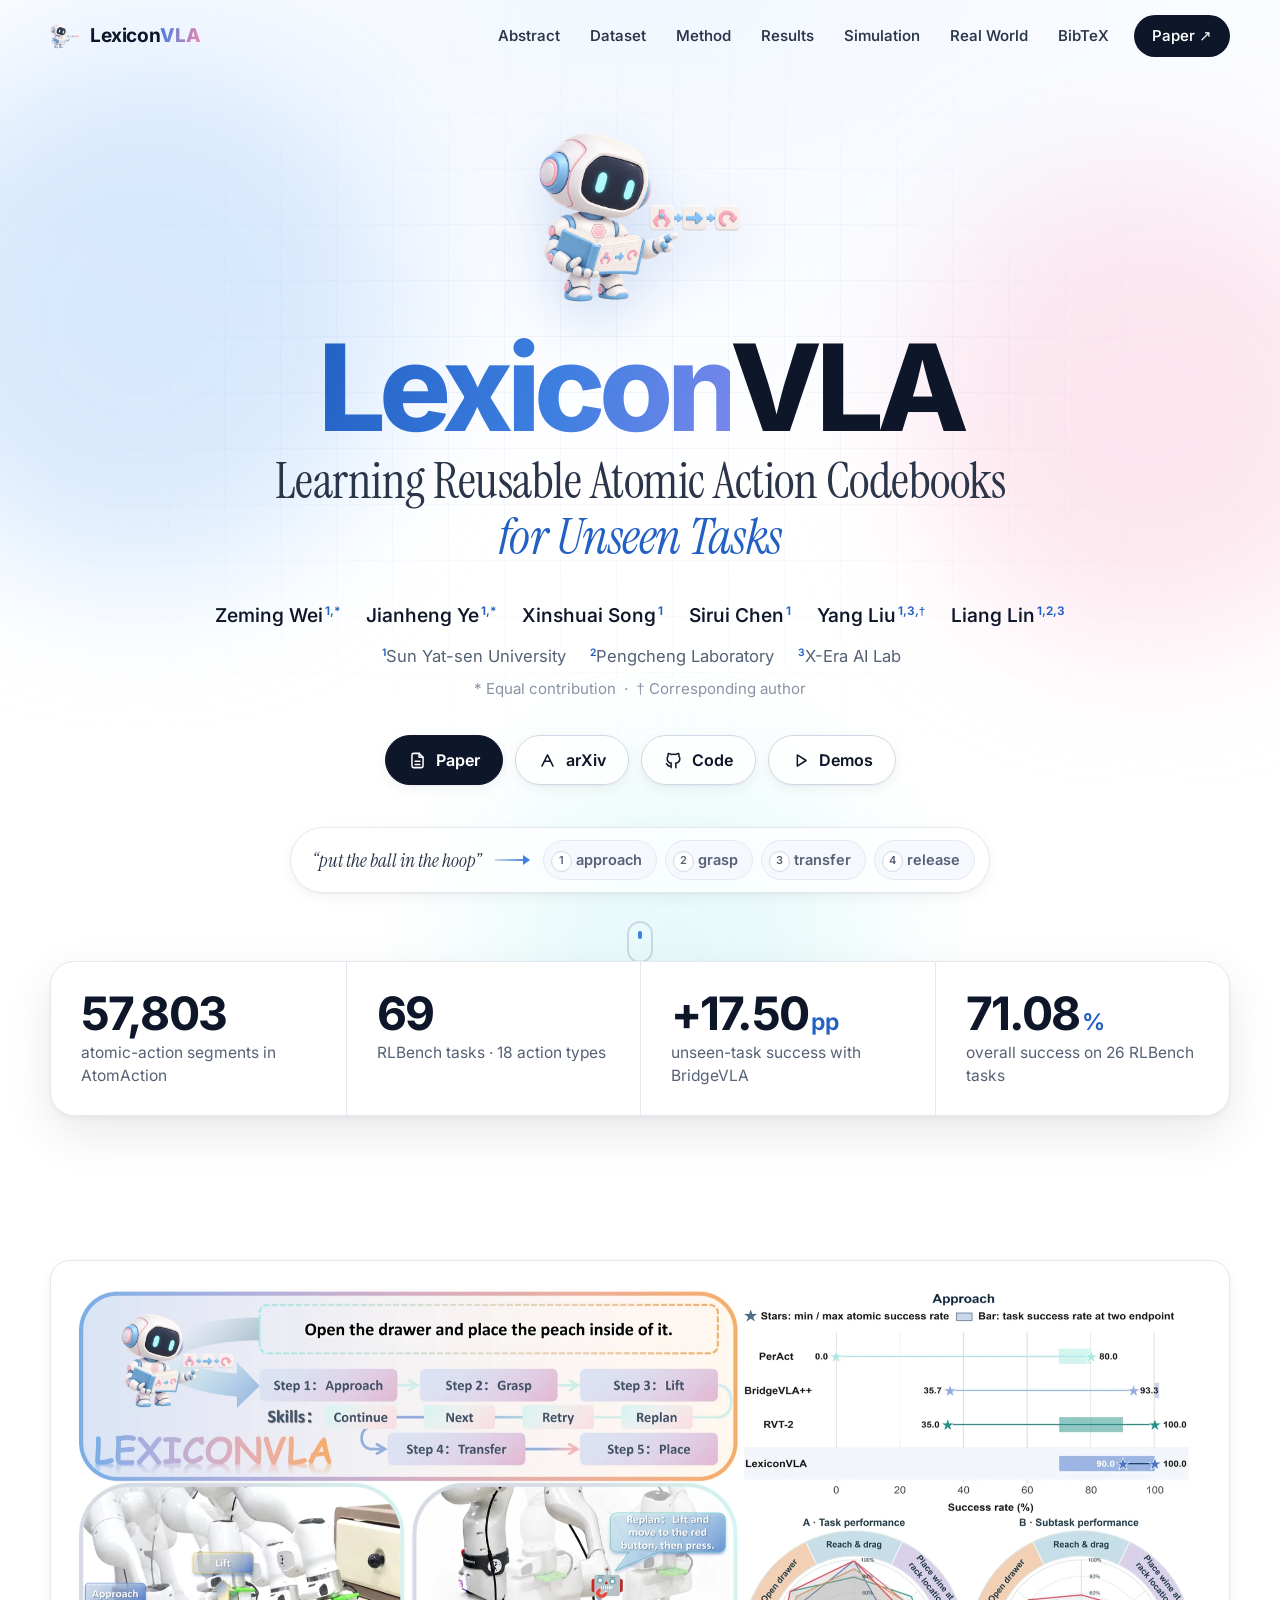
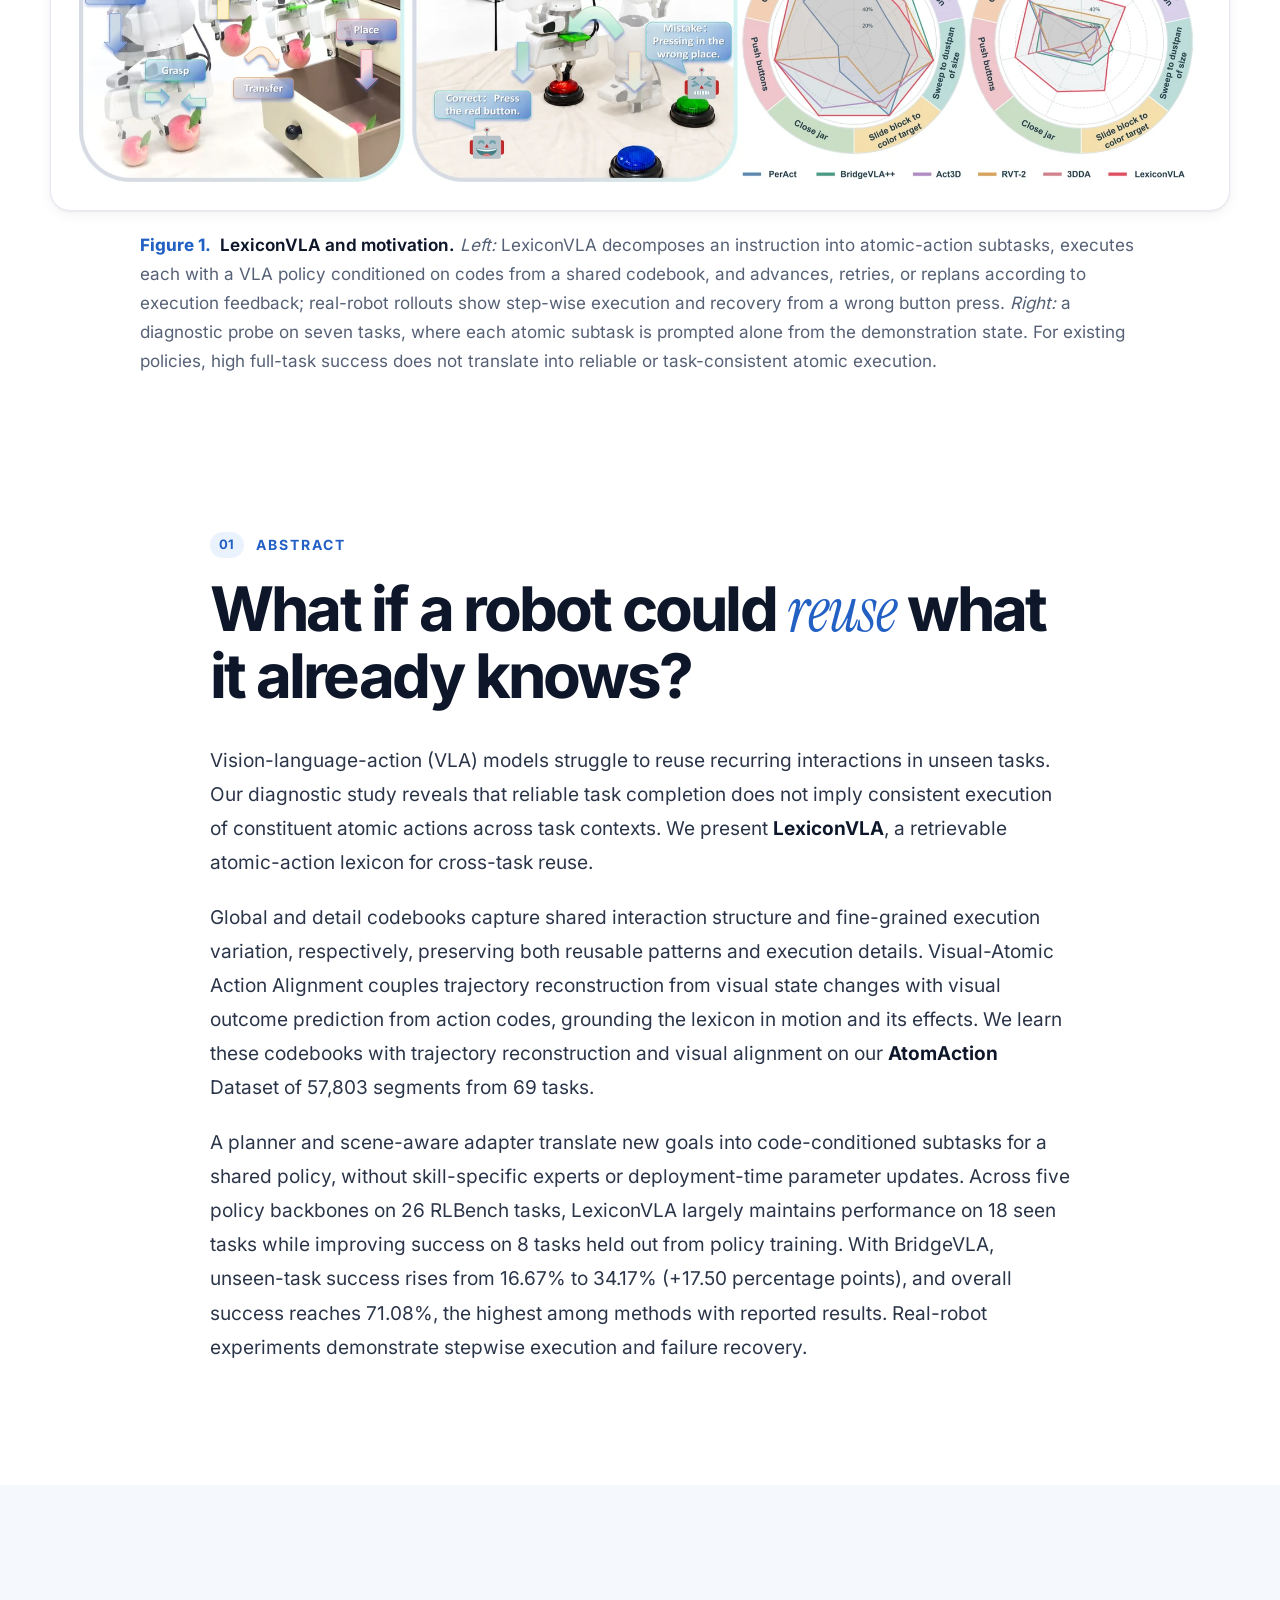
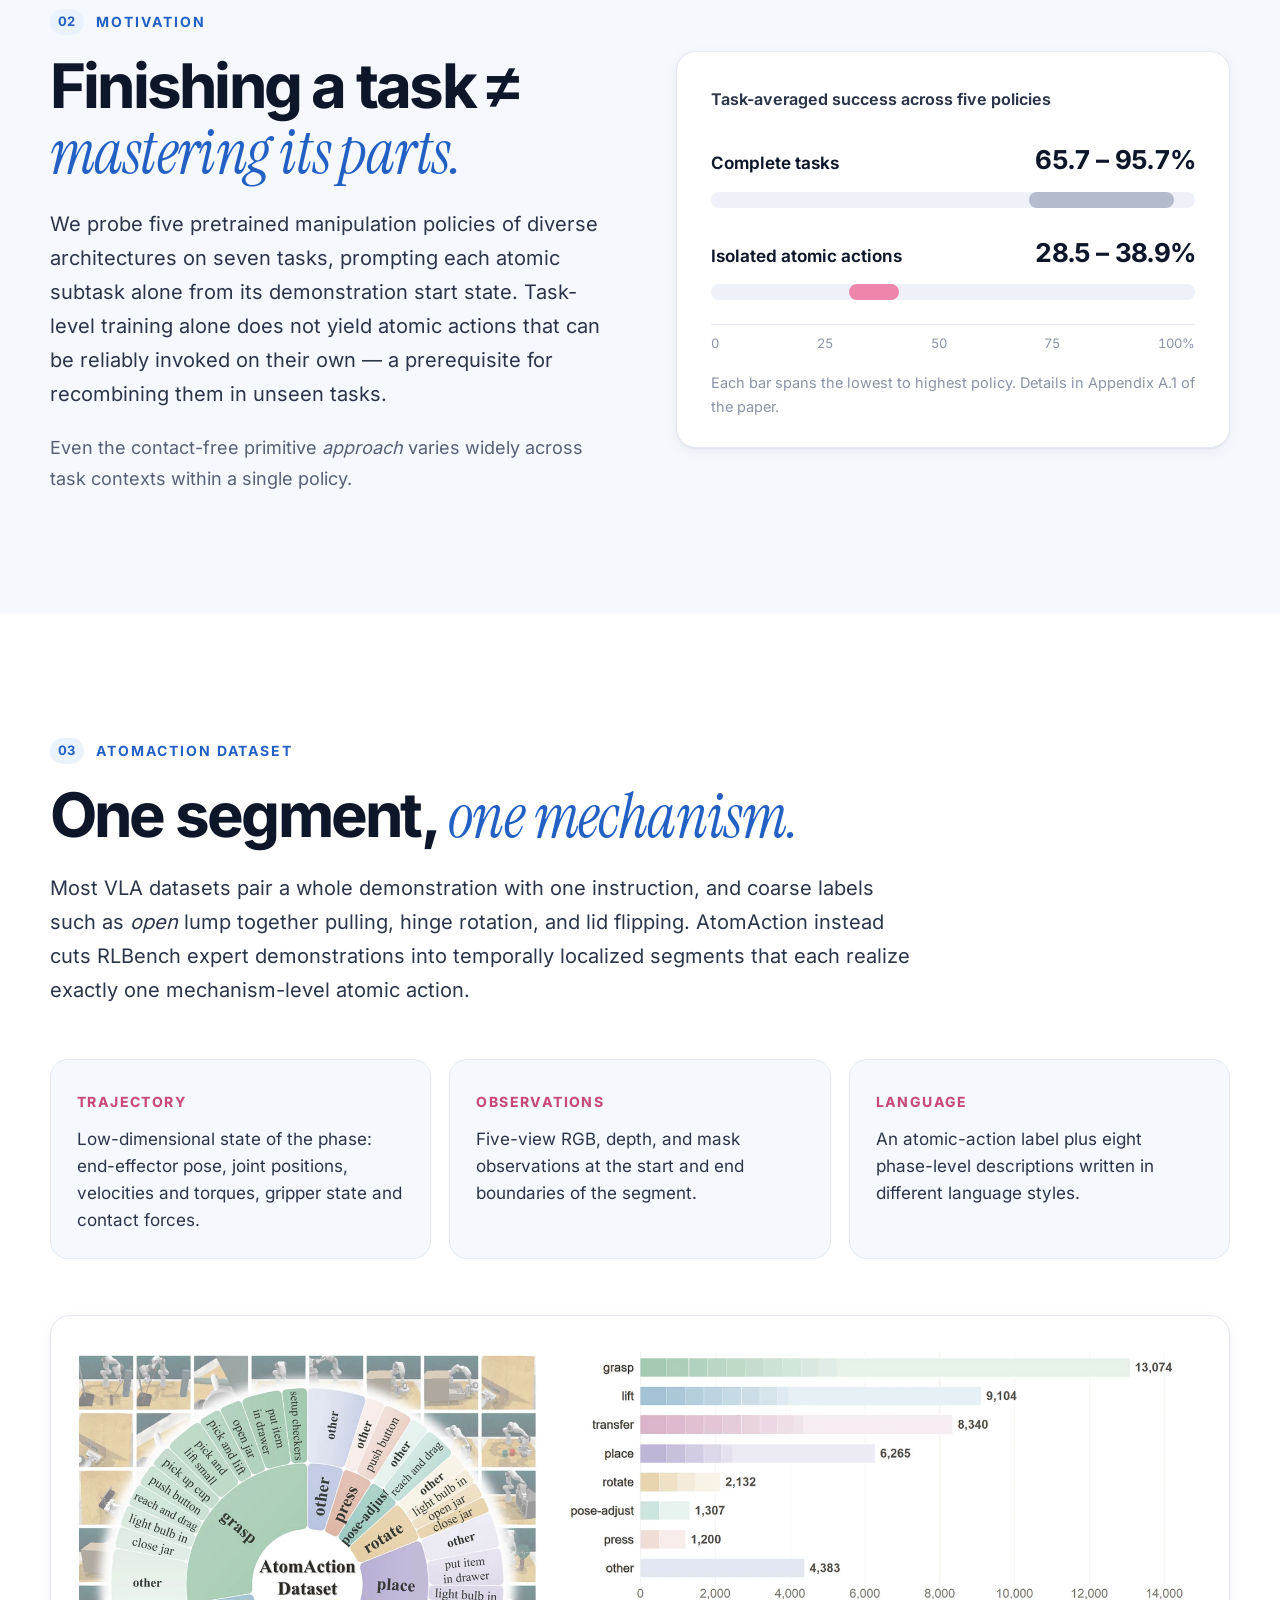
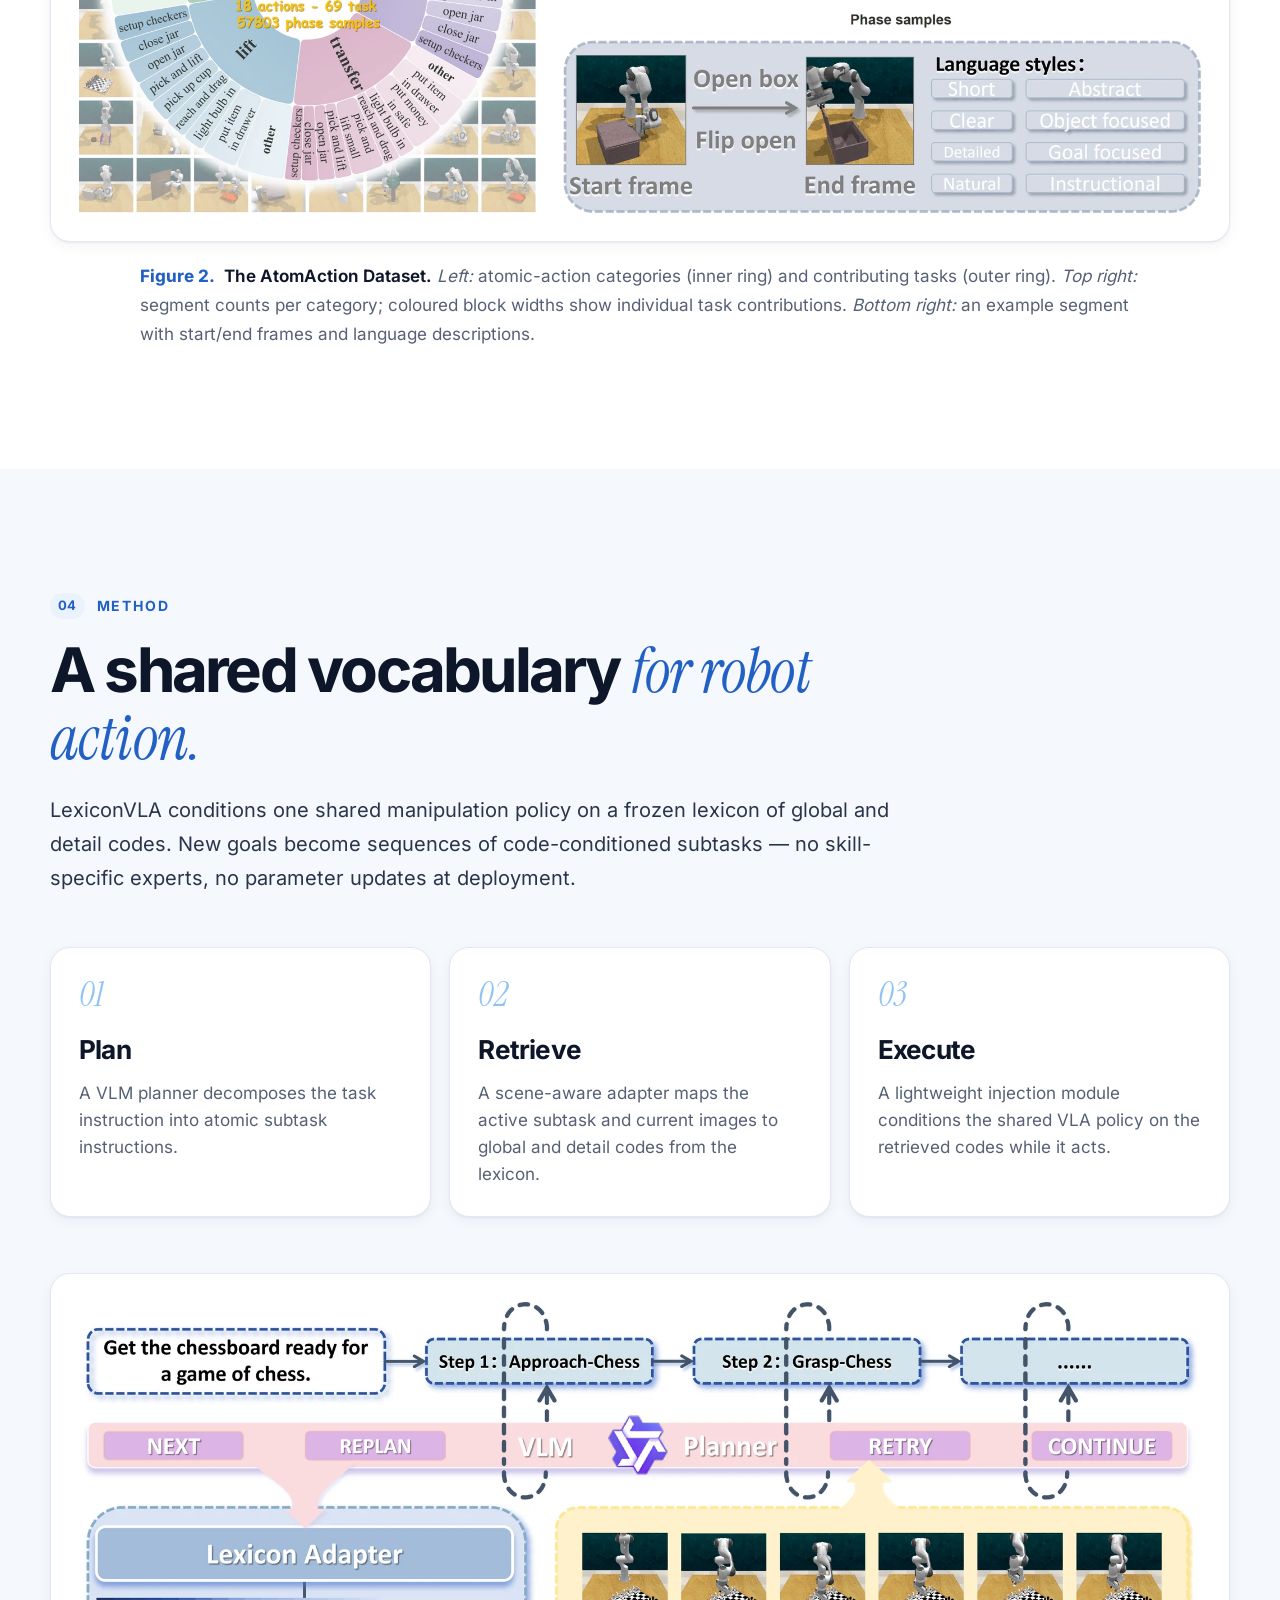
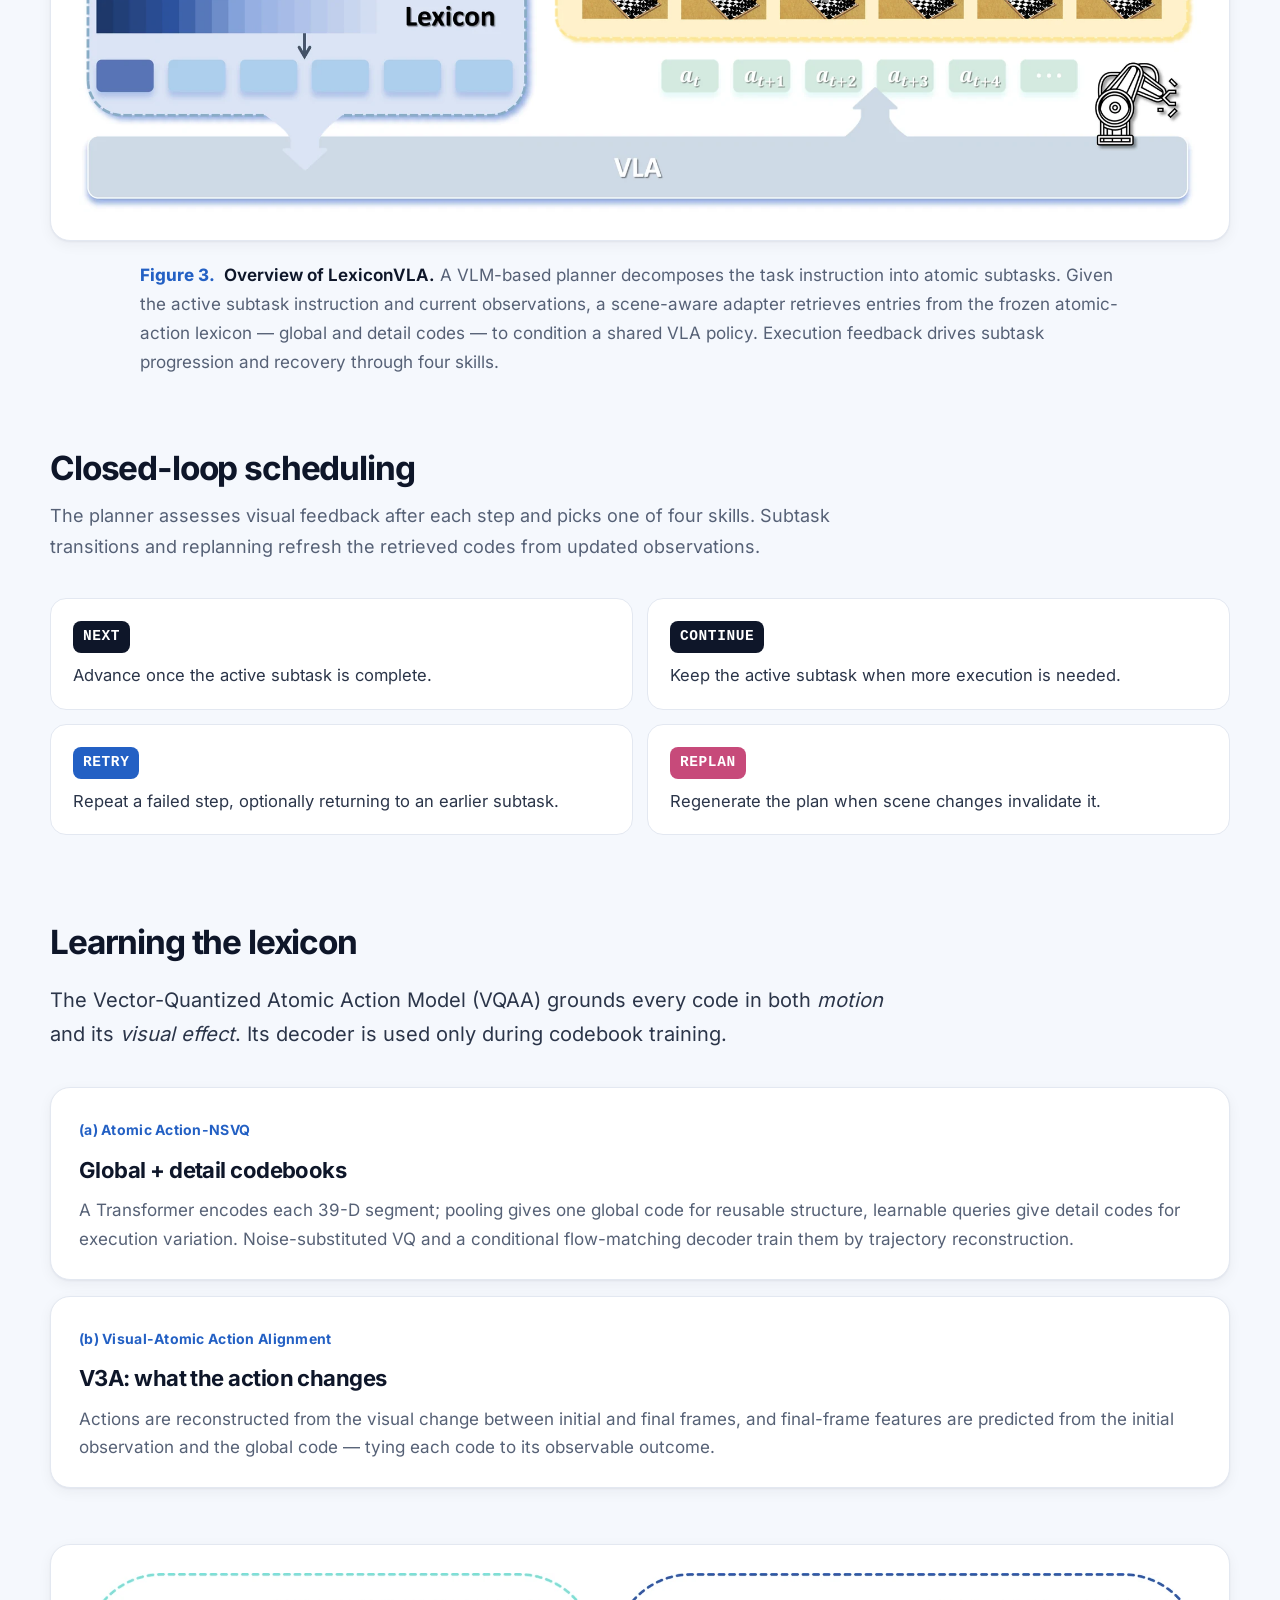
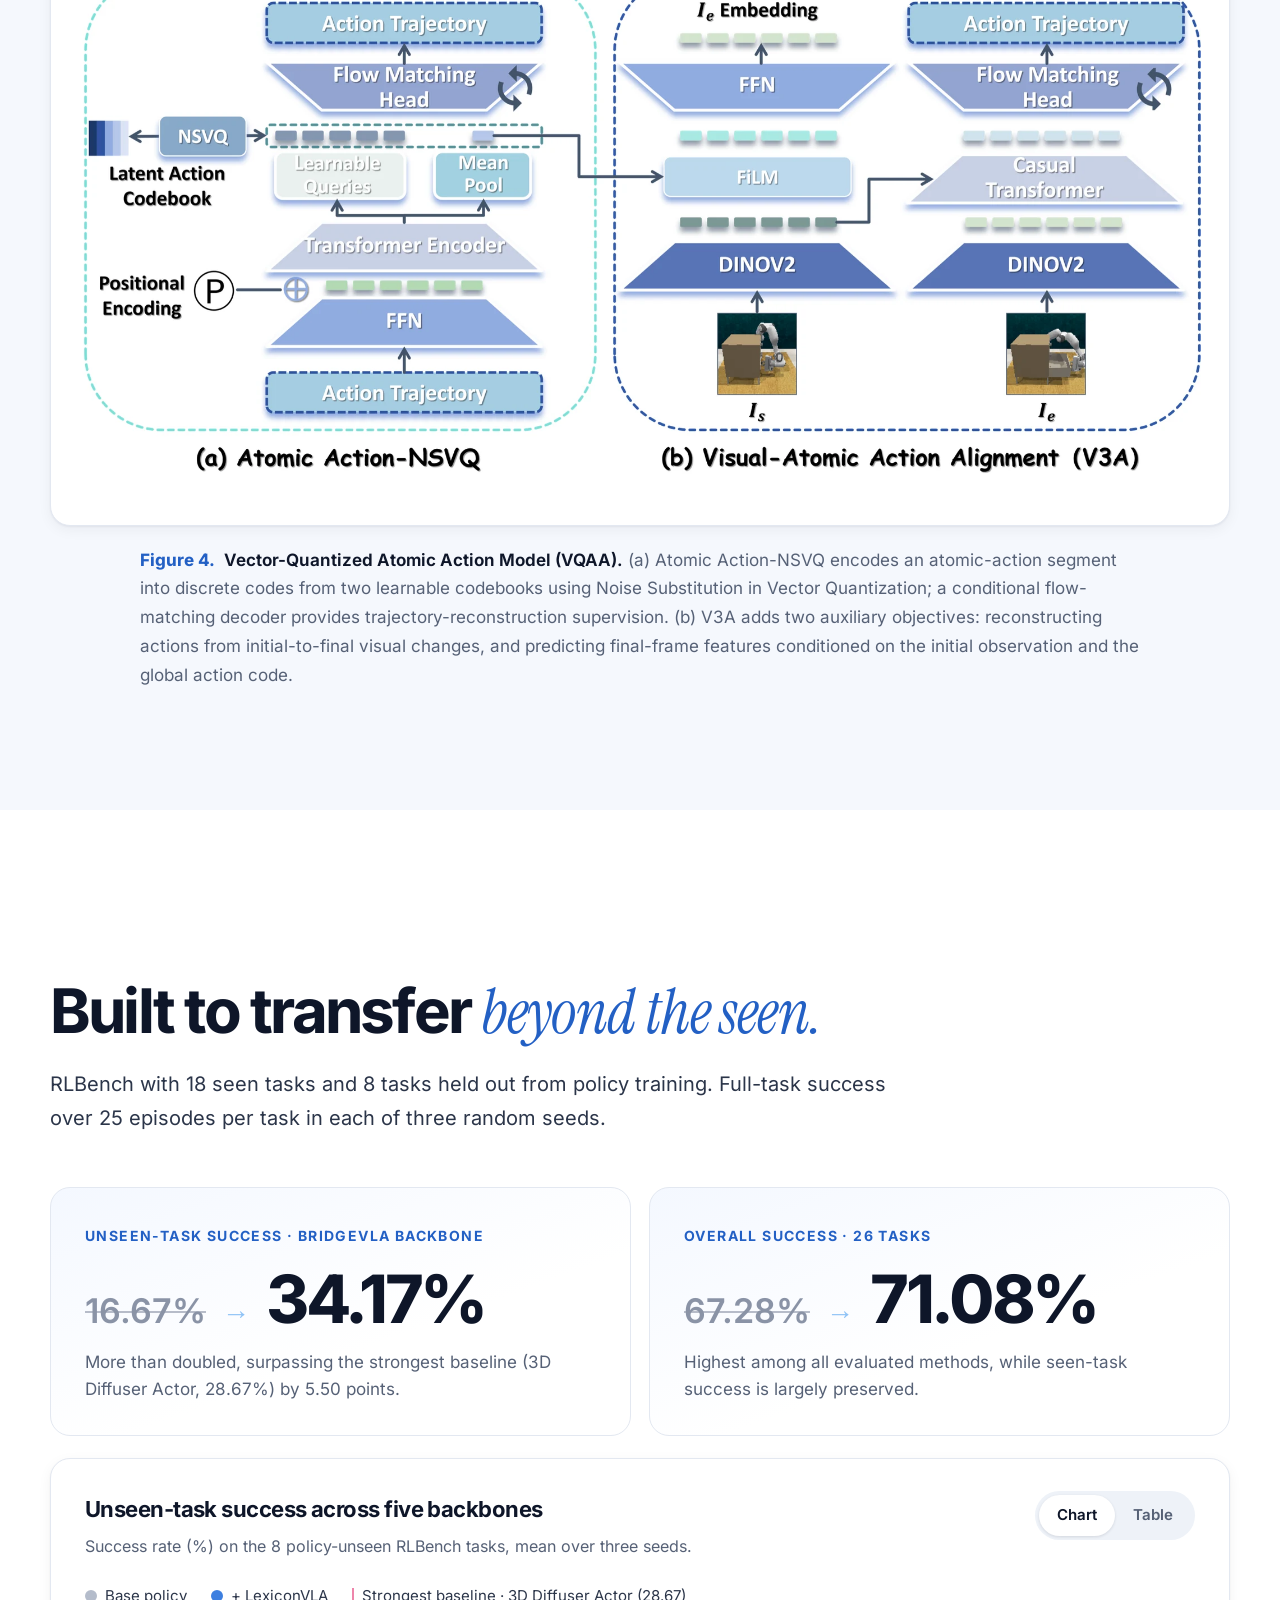
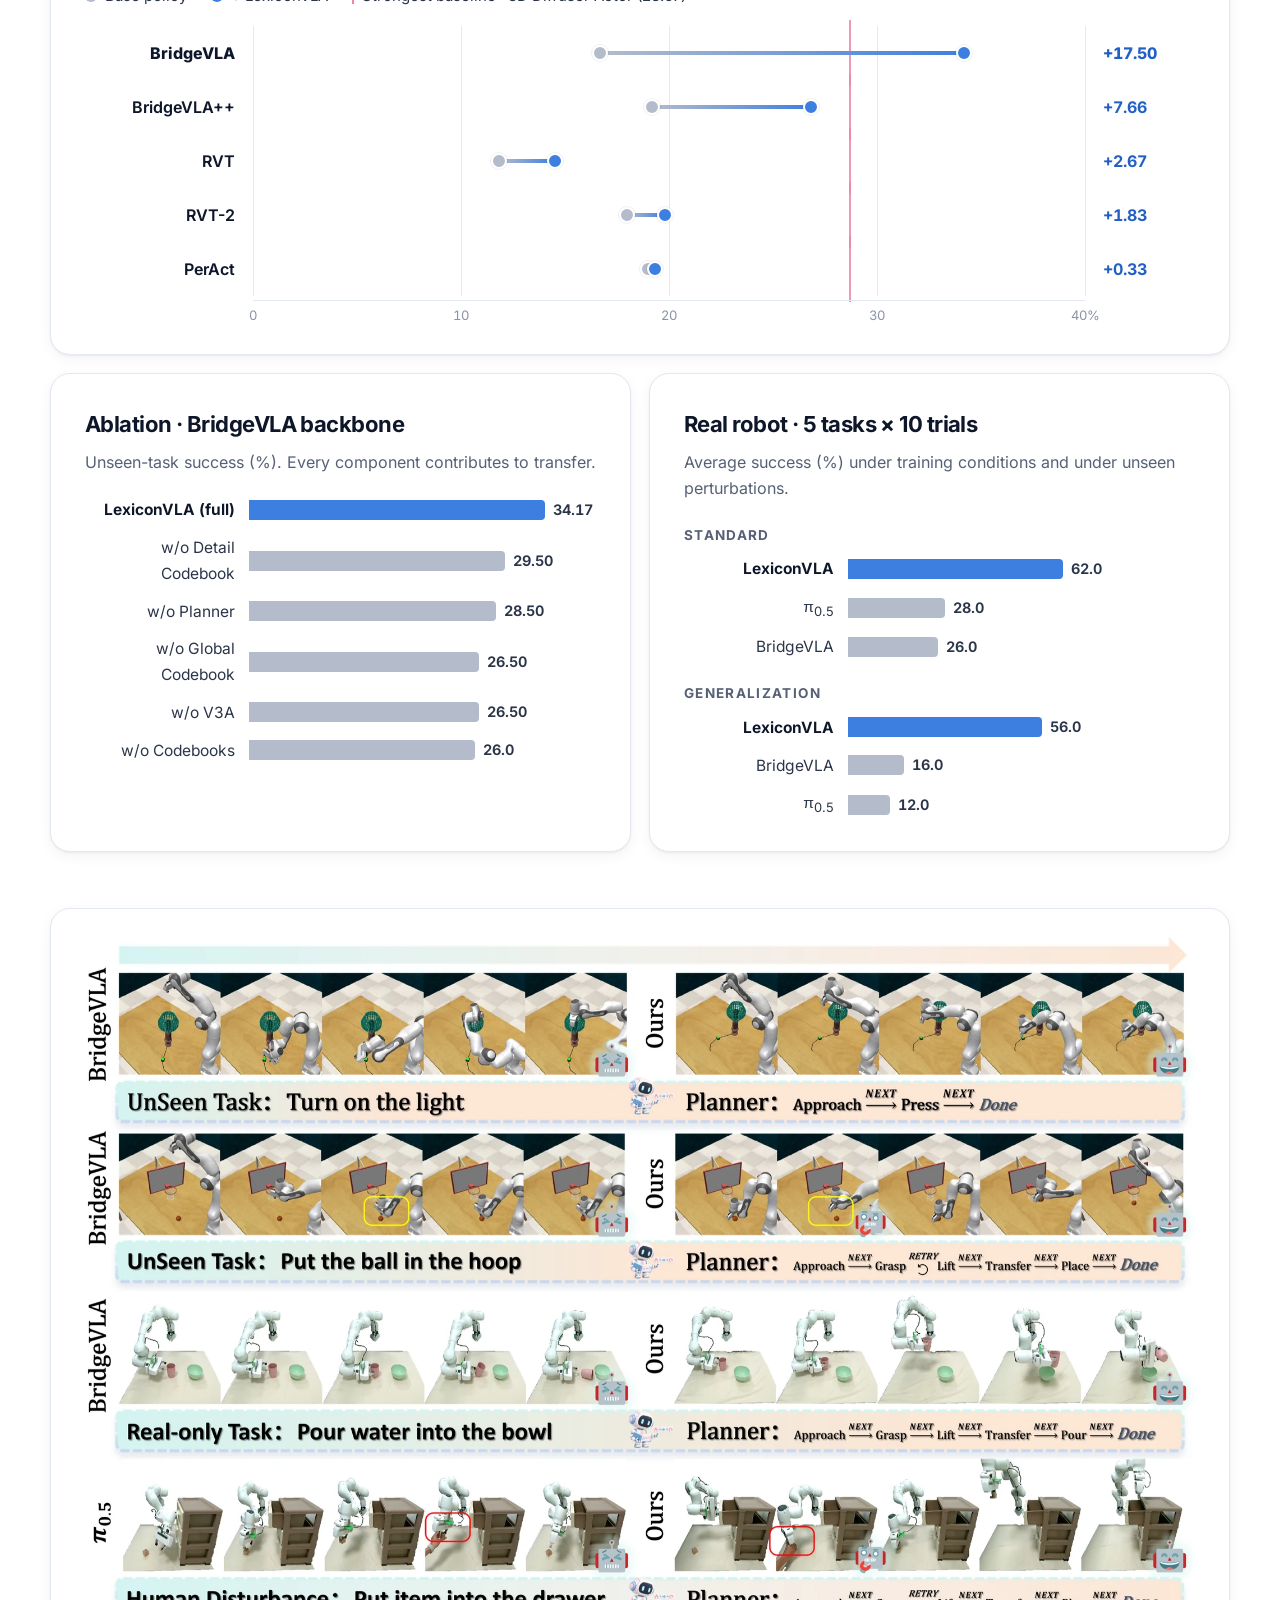
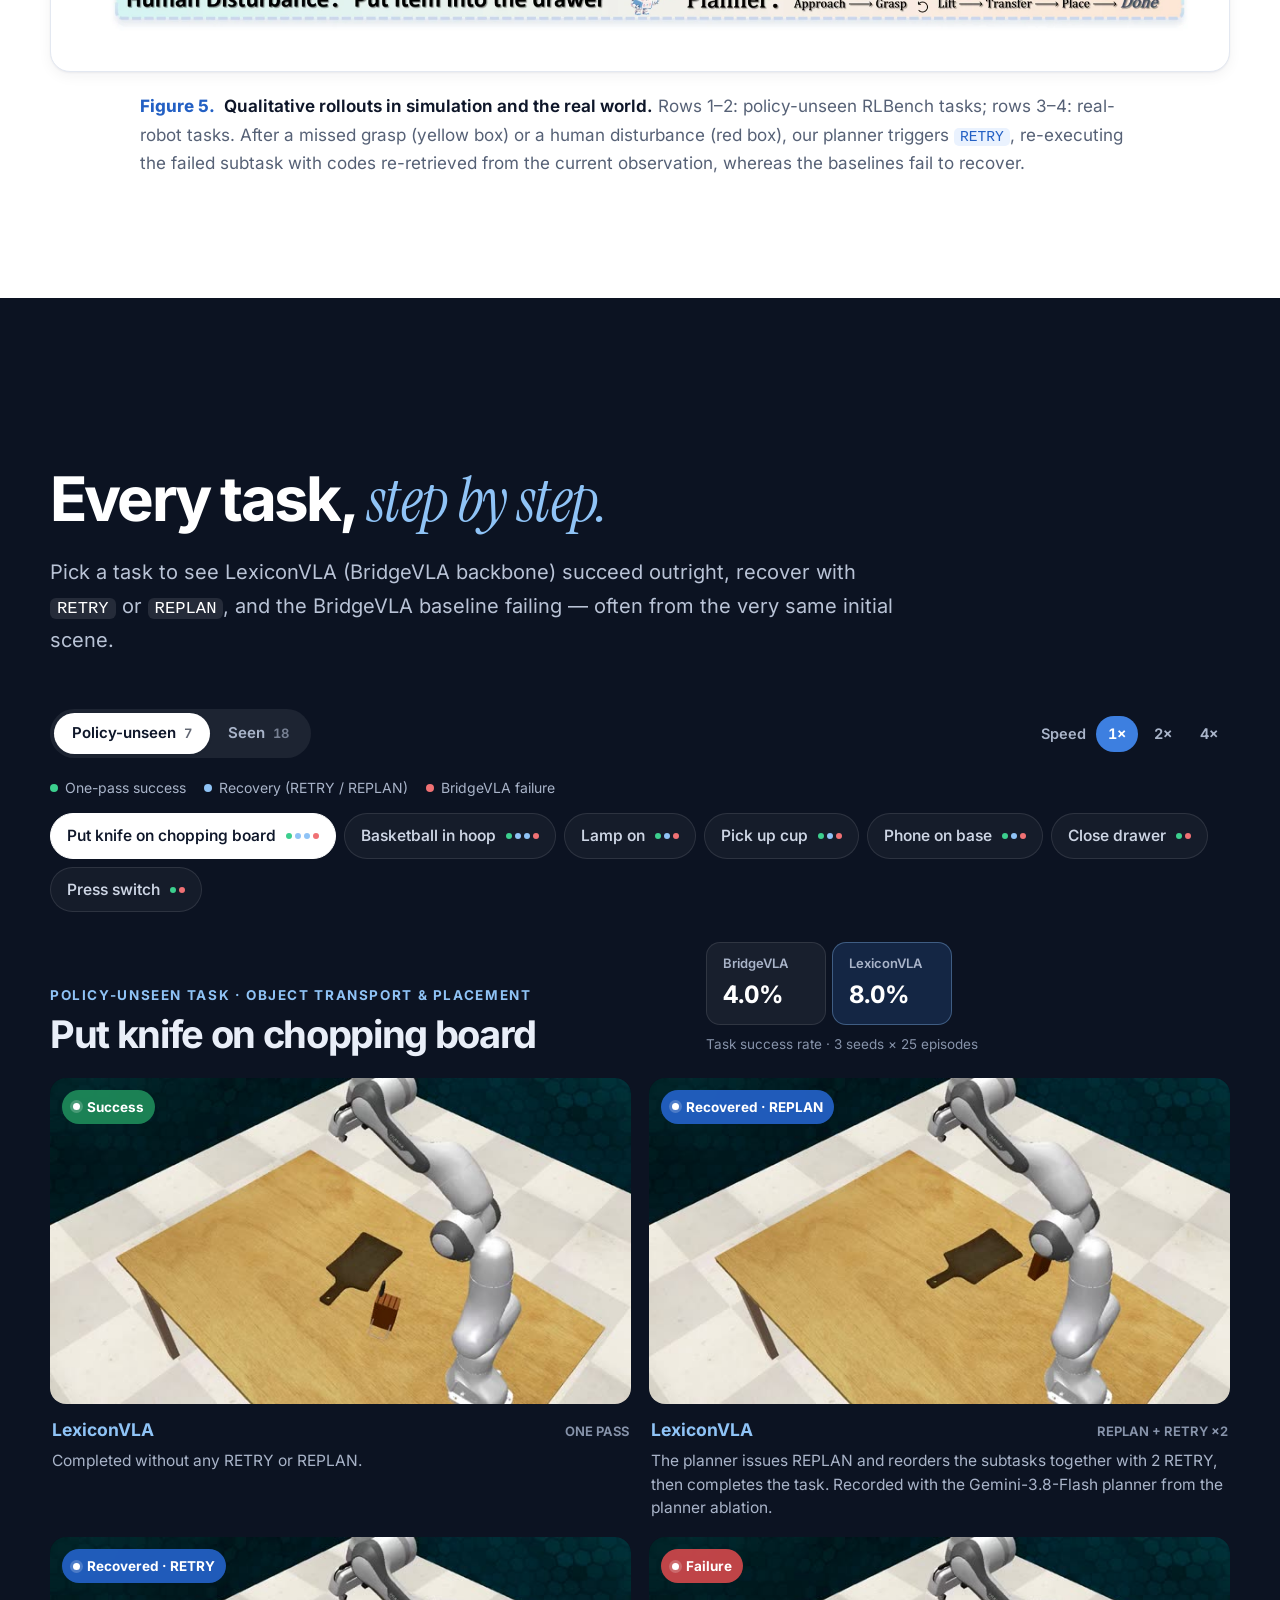
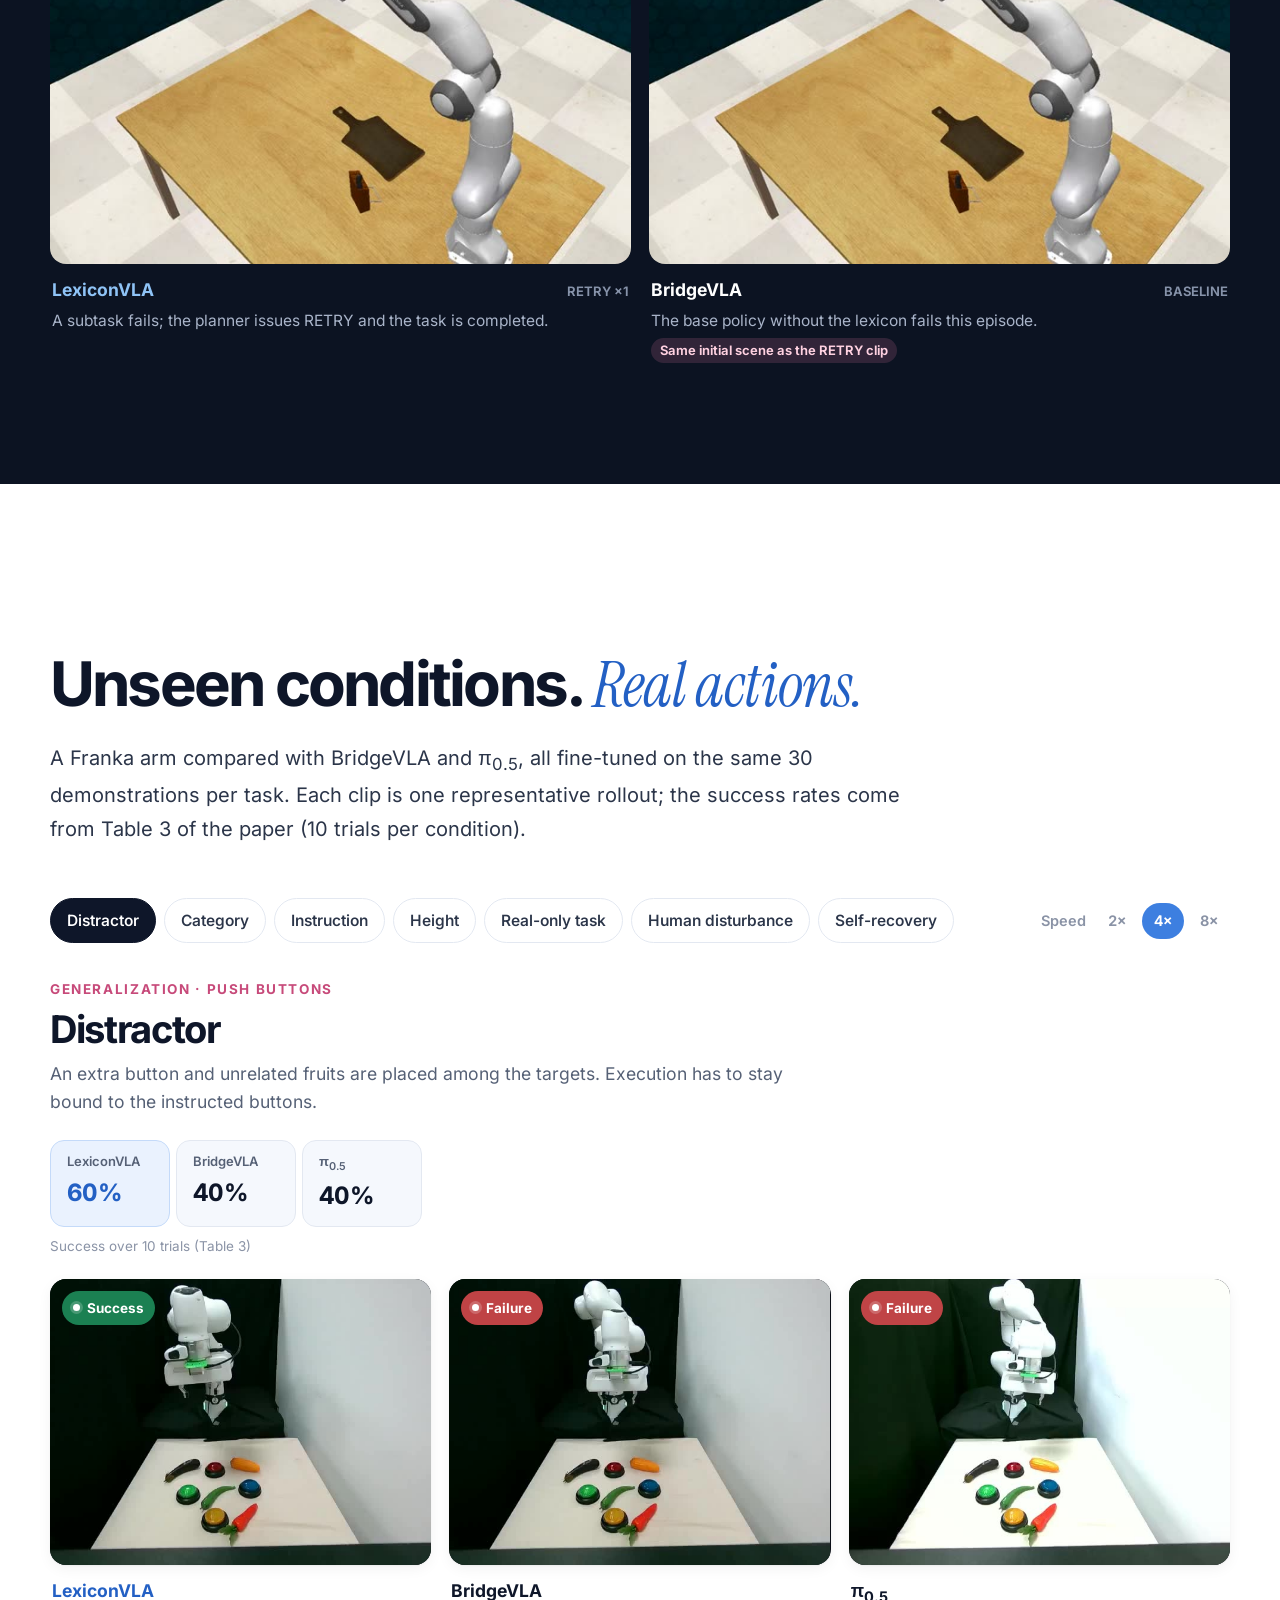
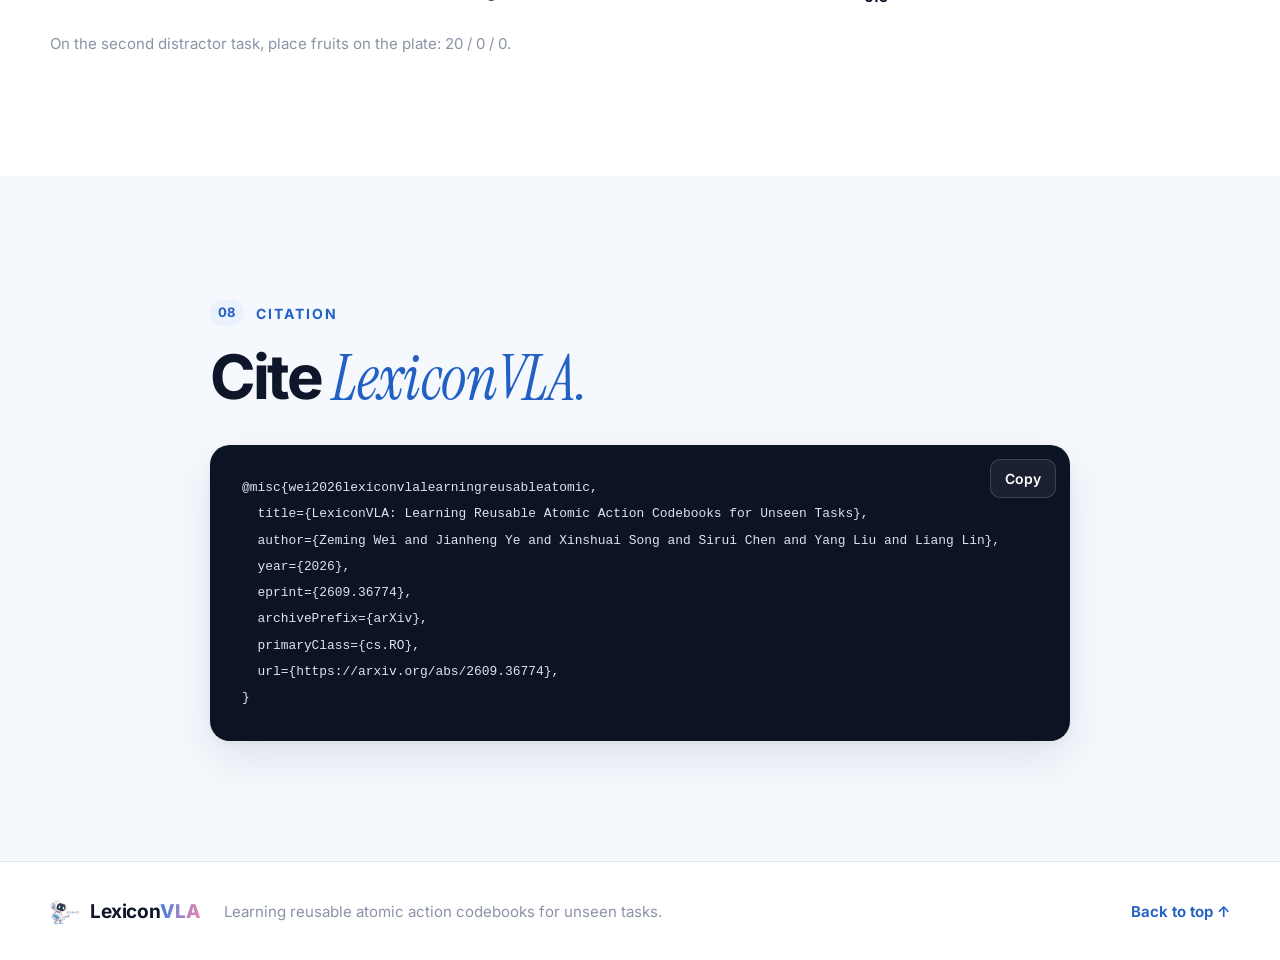
<file: docs/index.html>
<!doctype html>
<html lang="en">
<head>
  <meta charset="utf-8">
  <meta name="viewport" content="width=device-width, initial-scale=1">
  <meta name="theme-color" content="#ffffff">
  <title>LexiconVLA — Reusable Atomic Action Codebooks</title>
  <meta name="description" content="LexiconVLA: Learning Reusable Atomic Action Codebooks for Unseen Tasks. Paper, method, results, and simulation and real-robot demonstrations.">
  <meta property="og:type" content="website">
  <meta property="og:title" content="LexiconVLA: Learning Reusable Atomic Action Codebooks for Unseen Tasks">
  <meta property="og:description" content="A retrievable atomic-action lexicon that lets one VLA policy compose familiar interactions to solve unseen manipulation tasks.">
  <meta property="og:url" content="https://hcplab-sysu.github.io/LexiconVLA/">
  <meta property="og:image" content="https://hcplab-sysu.github.io/LexiconVLA/assets/figures/teaser.png">
  <meta name="twitter:card" content="summary_large_image">
  <link rel="icon" href="favicon.ico" sizes="any">
  <link rel="icon" href="assets/icon/favicon-32.png" type="image/png" sizes="32x32">
  <link rel="icon" href="assets/icon/icon-192.png" type="image/png" sizes="192x192">
  <link rel="apple-touch-icon" href="assets/icon/apple-touch-icon.png">
  <link rel="preload" href="assets/fonts/inter-var.woff2" as="font" type="font/woff2" crossorigin>
  <link rel="preload" href="assets/fonts/instrument-serif-italic.woff2" as="font" type="font/woff2" crossorigin>
  <link rel="stylesheet" href="styles.css?v=20261007">
  <script>document.documentElement.classList.add('js')</script>
  <script src="main.js?v=20261007" defer></script>
</head>
<body>
  <a class="skip-link" href="#main">Skip to content</a>
  <div class="scroll-progress" aria-hidden="true"><span></span></div>

  <header class="site-header">
    <nav class="nav container" aria-label="Main navigation">
      <a class="brand" href="#top" aria-label="LexiconVLA home">
        <img src="assets/icon/favicon-48.png" width="30" height="30" alt="">
        <span>Lexicon<b>VLA</b></span>
      </a>
      <button class="menu-toggle" type="button" aria-controls="nav-links" aria-expanded="false" aria-label="Open menu"><span></span><span></span></button>
      <div class="nav-links" id="nav-links">
        <a href="#abstract">Abstract</a>
        <a href="#dataset">Dataset</a>
        <a href="#method">Method</a>
        <a href="#results">Results</a>
        <a href="#sim-demos">Simulation</a>
        <a href="#real-demos">Real World</a>
        <a href="#citation">BibTeX</a>
        <a class="nav-cta" href="https://arxiv.org/pdf/2609.36774" target="_blank" rel="noopener">Paper <span aria-hidden="true">↗</span></a>
      </div>
    </nav>
  </header>

  <main id="main">
    <!-- ============ HERO ============ -->
    <section class="hero" id="top" aria-labelledby="paper-title">
      <div class="hero-bg" aria-hidden="true">
        <span class="orb orb-a"></span><span class="orb orb-b"></span><span class="orb orb-c"></span>
        <div class="hero-grid"></div>
      </div>
      <div class="container hero-inner">
        <div class="hero-mascot" aria-hidden="true">
          <picture>
            <source srcset="assets/icon/lexicon-robot.webp" type="image/webp">
            <img src="assets/icon/lexicon-robot.png" width="640" height="640" alt="" fetchpriority="high">
          </picture>
        </div>
        <h1 id="paper-title" class="hero-title">
          <span class="hero-name" data-anim="1"><span class="grad">Lexicon</span>VLA</span>
          <span class="hero-sub" data-anim="2">Learning Reusable Atomic Action Codebooks<br> <em>for Unseen Tasks</em></span>
        </h1>

        <div class="authors" data-anim="3" aria-label="Authors">
          <span>Zeming Wei<sup>1,*</sup></span>
          <span>Jianheng Ye<sup>1,*</sup></span>
          <span>Xinshuai Song<sup>1</sup></span>
          <span>Sirui Chen<sup>1</sup></span>
          <span>Yang Liu<sup>1,3,†</sup></span>
          <span>Liang Lin<sup>1,2,3</sup></span>
        </div>
        <p class="affiliations" data-anim="4">
          <span><sup>1</sup>Sun Yat-sen University</span>
          <span><sup>2</sup>Pengcheng Laboratory</span>
          <span><sup>3</sup>X-Era AI Lab</span>
        </p>
        <p class="author-note" data-anim="4">* Equal contribution &nbsp;·&nbsp; † Corresponding author</p>

        <div class="hero-actions" data-anim="5">
          <a class="btn btn-dark" href="https://arxiv.org/pdf/2609.36774" target="_blank" rel="noopener">
            <svg viewBox="0 0 24 24" aria-hidden="true"><path d="M14 3H7a2 2 0 0 0-2 2v14a2 2 0 0 0 2 2h10a2 2 0 0 0 2-2V8z"/><path d="M14 3v5h5M9 13h6M9 17h6"/></svg>Paper
          </a>
          <a class="btn" href="https://arxiv.org/abs/2609.36774" target="_blank" rel="noopener">
            <svg viewBox="0 0 24 24" aria-hidden="true"><path d="M5 19 12 5l7 14M8.5 13h7"/></svg>arXiv
          </a>
          <a class="btn" href="https://github.com/HCPLab-SYSU/LexiconVLA" target="_blank" rel="noopener">
            <svg viewBox="0 0 24 24" aria-hidden="true"><path d="M9 19c-4.3 1.4-4.3-2.5-6-3m12 5v-3.5c0-1 .1-1.4-.5-2 2.8-.3 5.5-1.4 5.5-6a4.6 4.6 0 0 0-1.3-3.2 4.2 4.2 0 0 0-.1-3.2s-1.1-.3-3.5 1.3a12.3 12.3 0 0 0-6.2 0C6.5 2.8 5.4 3.1 5.4 3.1a4.2 4.2 0 0 0-.1 3.2A4.6 4.6 0 0 0 4 9.5c0 4.6 2.7 5.7 5.5 6-.6.6-.6 1.2-.5 2V21"/></svg>Code
          </a>
          <a class="btn" href="#sim-demos">
            <svg viewBox="0 0 24 24" aria-hidden="true"><path d="m8 5 11 7-11 7z"/></svg>Demos
          </a>
        </div>

        <!-- Illustrative: an instruction resolved into atomic subtasks -->
        <div class="plan-ticker" data-anim="6" aria-label="Illustration: an instruction is decomposed into atomic subtasks">
          <span class="plan-instr">“put the ball in the hoop”</span>
          <span class="plan-arrow" aria-hidden="true"></span>
          <ol class="plan-steps">
            <li style="--i:0">approach</li>
            <li style="--i:1">grasp</li>
            <li style="--i:2">transfer</li>
            <li style="--i:3">release</li>
          </ol>
        </div>
      </div>
      <a class="scroll-cue" href="#teaser" aria-label="Scroll to content"><span></span></a>
    </section>

    <!-- ============ STATS ============ -->
    <section class="stats container" aria-label="Key numbers">
      <div class="stat reveal"><strong data-count="57803">57,803</strong><span>atomic-action segments in AtomAction</span></div>
      <div class="stat reveal"><strong data-count="69">69</strong><span>RLBench tasks · 18 action types</span></div>
      <div class="stat reveal"><strong><span data-count="17.50" data-decimals="2" data-prefix="+">+17.50</span><small>pp</small></strong><span>unseen-task success with BridgeVLA</span></div>
      <div class="stat reveal"><strong><span data-count="71.08" data-decimals="2">71.08</span><small>%</small></strong><span>overall success on 26 RLBench tasks</span></div>
    </section>

    <!-- ============ TEASER ============ -->
    <section class="section section-tight container" id="teaser" aria-label="Teaser figure">
      <figure class="figure reveal">
        <button class="figure-media" type="button" data-zoom="assets/figures/teaser.png" aria-label="Enlarge Figure 1">
          <picture><source srcset="assets/figures/teaser.webp" type="image/webp"><img src="assets/figures/teaser.png" width="2800" height="1231" alt="LexiconVLA decomposes an instruction into atomic-action subtasks and recovers from errors; a diagnostic probe contrasts full-task and atomic-action success." loading="lazy" decoding="async"></picture>
        </button>
        <figcaption><b>Figure 1.</b> <strong>LexiconVLA and motivation.</strong> <em>Left:</em> LexiconVLA decomposes an instruction into atomic-action subtasks, executes each with a VLA policy conditioned on codes from a shared codebook, and advances, retries, or replans according to execution feedback; real-robot rollouts show step-wise execution and recovery from a wrong button press. <em>Right:</em> a diagnostic probe on seven tasks, where each atomic subtask is prompted alone from the demonstration state. For existing policies, high full-task success does not translate into reliable or task-consistent atomic execution.</figcaption>
      </figure>
    </section>

    <!-- ============ ABSTRACT ============ -->
    <section class="section" id="abstract" aria-labelledby="abstract-title">
      <div class="container narrow">
        <p class="eyebrow reveal"><span>01</span>Abstract</p>
        <h2 id="abstract-title" class="section-title reveal">What if a robot could <em>reuse</em> what it already knows?</h2>
        <div class="prose reveal">
          <p>Vision-language-action (VLA) models struggle to reuse recurring interactions in unseen tasks. Our diagnostic study reveals that reliable task completion does not imply consistent execution of constituent atomic actions across task contexts. We present <strong>LexiconVLA</strong>, a retrievable atomic-action lexicon for cross-task reuse.</p>
          <p>Global and detail codebooks capture shared interaction structure and fine-grained execution variation, respectively, preserving both reusable patterns and execution details. Visual-Atomic Action Alignment couples trajectory reconstruction from visual state changes with visual outcome prediction from action codes, grounding the lexicon in motion and its effects. We learn these codebooks with trajectory reconstruction and visual alignment on our <strong>AtomAction</strong> Dataset of 57,803 segments from 69 tasks.</p>
          <p>A planner and scene-aware adapter translate new goals into code-conditioned subtasks for a shared policy, without skill-specific experts or deployment-time parameter updates. Across five policy backbones on 26 RLBench tasks, LexiconVLA largely maintains performance on 18 seen tasks while improving success on 8 tasks held out from policy training. With BridgeVLA, unseen-task success rises from 16.67% to 34.17% (+17.50 percentage points), and overall success reaches 71.08%, the highest among methods with reported results. Real-robot experiments demonstrate stepwise execution and failure recovery.</p>
        </div>
      </div>
    </section>

    <!-- ============ MOTIVATION ============ -->
    <section class="section section-soft" id="motivation" aria-labelledby="motivation-title">
      <div class="container">
        <div class="split">
          <div>
            <p class="eyebrow reveal"><span>02</span>Motivation</p>
            <h2 id="motivation-title" class="section-title reveal">Finishing a task ≠ <em>mastering its parts.</em></h2>
            <p class="lead reveal">We probe five pretrained manipulation policies of diverse architectures on seven tasks, prompting each atomic subtask alone from its demonstration start state. Task-level training alone does not yield atomic actions that can be reliably invoked on their own — a prerequisite for recombining them in unseen tasks.</p>
            <p class="lead muted reveal">Even the contact-free primitive <em>approach</em> varies widely across task contexts within a single policy.</p>
          </div>
          <div class="probe reveal" role="img" aria-label="Task-averaged success across five policies: 65.7 to 95.7 percent on complete tasks, versus 28.5 to 38.9 percent on isolated atomic actions.">
            <p class="probe-title">Task-averaged success across five policies</p>
            <div class="probe-row">
              <div class="probe-label"><b>Complete tasks</b><span>65.7 – 95.7%</span></div>
              <div class="probe-track"><span class="probe-range is-task" style="--from:65.7;--to:95.7"></span></div>
            </div>
            <div class="probe-row">
              <div class="probe-label"><b>Isolated atomic actions</b><span>28.5 – 38.9%</span></div>
              <div class="probe-track"><span class="probe-range is-atomic" style="--from:28.5;--to:38.9"></span></div>
            </div>
            <div class="probe-axis" aria-hidden="true"><span>0</span><span>25</span><span>50</span><span>75</span><span>100%</span></div>
            <p class="probe-note">Each bar spans the lowest to highest policy. Details in Appendix A.1 of the paper.</p>
          </div>
        </div>
      </div>
    </section>

    <!-- ============ DATASET ============ -->
    <section class="section" id="dataset" aria-labelledby="dataset-title">
      <div class="container">
        <div class="section-head">
          <p class="eyebrow reveal"><span>03</span>AtomAction Dataset</p>
          <h2 id="dataset-title" class="section-title reveal">One segment, <em>one mechanism.</em></h2>
          <p class="lead reveal">Most VLA datasets pair a whole demonstration with one instruction, and coarse labels such as <em>open</em> lump together pulling, hinge rotation, and lid flipping. AtomAction instead cuts RLBench expert demonstrations into temporally localized segments that each realize exactly one mechanism-level atomic action.</p>
        </div>
        <div class="dataset-grid">
          <div class="feature reveal"><span class="feature-k">Trajectory</span><p>Low-dimensional state of the phase: end-effector pose, joint positions, velocities and torques, gripper state and contact forces.</p></div>
          <div class="feature reveal"><span class="feature-k">Observations</span><p>Five-view RGB, depth, and mask observations at the start and end boundaries of the segment.</p></div>
          <div class="feature reveal"><span class="feature-k">Language</span><p>An atomic-action label plus eight phase-level descriptions written in different language styles.</p></div>
        </div>
        <figure class="figure reveal">
          <button class="figure-media" type="button" data-zoom="assets/figures/dataset.png" aria-label="Enlarge Figure 2">
            <picture><source srcset="assets/figures/dataset.webp" type="image/webp"><img src="assets/figures/dataset.png" width="2400" height="1003" alt="AtomAction categories and contributing tasks, segment counts per category, and an example segment with start and end frames and language descriptions." loading="lazy" decoding="async"></picture>
          </button>
          <figcaption><b>Figure 2.</b> <strong>The AtomAction Dataset.</strong> <em>Left:</em> atomic-action categories (inner ring) and contributing tasks (outer ring). <em>Top right:</em> segment counts per category; coloured block widths show individual task contributions. <em>Bottom right:</em> an example segment with start/end frames and language descriptions.</figcaption>
        </figure>
      </div>
    </section>

    <!-- ============ METHOD ============ -->
    <section class="section section-soft" id="method" aria-labelledby="method-title">
      <div class="container">
        <div class="section-head">
          <p class="eyebrow reveal"><span>04</span>Method</p>
          <h2 id="method-title" class="section-title reveal">A shared vocabulary <em>for robot action.</em></h2>
          <p class="lead reveal">LexiconVLA conditions one shared manipulation policy on a frozen lexicon of global and detail codes. New goals become sequences of code-conditioned subtasks — no skill-specific experts, no parameter updates at deployment.</p>
        </div>

        <ol class="steps">
          <li class="step reveal">
            <span class="step-n">01</span>
            <h3>Plan</h3>
            <p>A VLM planner decomposes the task instruction into atomic subtask instructions.</p>
          </li>
          <li class="step reveal">
            <span class="step-n">02</span>
            <h3>Retrieve</h3>
            <p>A scene-aware adapter maps the active subtask and current images to global and detail codes from the lexicon.</p>
          </li>
          <li class="step reveal">
            <span class="step-n">03</span>
            <h3>Execute</h3>
            <p>A lightweight injection module conditions the shared VLA policy on the retrieved codes while it acts.</p>
          </li>
        </ol>

        <figure class="figure reveal">
          <button class="figure-media" type="button" data-zoom="assets/figures/framework.png" aria-label="Enlarge Figure 3">
            <picture><source srcset="assets/figures/framework.webp" type="image/webp"><img src="assets/figures/framework.png" width="2400" height="1091" alt="Overview of LexiconVLA: a VLM planner, a scene-aware adapter that retrieves codes from the frozen lexicon, a shared VLA policy, and a feedback loop." loading="lazy" decoding="async"></picture>
          </button>
          <figcaption><b>Figure 3.</b> <strong>Overview of LexiconVLA.</strong> A VLM-based planner decomposes the task instruction into atomic subtasks. Given the active subtask instruction and current observations, a scene-aware adapter retrieves entries from the frozen atomic-action lexicon — global and detail codes — to condition a shared VLA policy. Execution feedback drives subtask progression and recovery through four skills.</figcaption>
        </figure>

        <div class="skills">
          <div class="skills-head reveal">
            <h3 class="sub-title">Closed-loop scheduling</h3>
            <p>The planner assesses visual feedback after each step and picks one of four skills. Subtask transitions and replanning refresh the retrieved codes from updated observations.</p>
          </div>
          <div class="skill-grid">
            <div class="skill reveal"><code>NEXT</code><p>Advance once the active subtask is complete.</p></div>
            <div class="skill reveal"><code>CONTINUE</code><p>Keep the active subtask when more execution is needed.</p></div>
            <div class="skill reveal is-retry"><code>RETRY</code><p>Repeat a failed step, optionally returning to an earlier subtask.</p></div>
            <div class="skill reveal is-replan"><code>REPLAN</code><p>Regenerate the plan when scene changes invalidate it.</p></div>
          </div>
        </div>

        <div class="split split-top lexicon-learning">
          <div>
            <h3 class="sub-title reveal">Learning the lexicon</h3>
            <p class="lead reveal">The Vector-Quantized Atomic Action Model (VQAA) grounds every code in both <em>motion</em> and its <em>visual effect</em>. Its decoder is used only during codebook training.</p>
          </div>
          <div class="cards-2">
            <div class="card reveal">
              <span class="card-tag">(a) Atomic Action-NSVQ</span>
              <h4>Global + detail codebooks</h4>
              <p>A Transformer encodes each 39-D segment; pooling gives one global code for reusable structure, learnable queries give detail codes for execution variation. Noise-substituted VQ and a conditional flow-matching decoder train them by trajectory reconstruction.</p>
            </div>
            <div class="card reveal">
              <span class="card-tag">(b) Visual-Atomic Action Alignment</span>
              <h4>V3A: what the action changes</h4>
              <p>Actions are reconstructed from the visual change between initial and final frames, and final-frame features are predicted from the initial observation and the global code — tying each code to its observable outcome.</p>
            </div>
          </div>
        </div>

        <figure class="figure reveal">
          <button class="figure-media" type="button" data-zoom="assets/figures/vqaa.png" aria-label="Enlarge Figure 4">
            <picture><source srcset="assets/figures/vqaa.webp" type="image/webp"><img src="assets/figures/vqaa.png" width="2400" height="1121" alt="The Vector-Quantized Atomic Action Model with Atomic Action-NSVQ and Visual-Atomic Action Alignment." loading="lazy" decoding="async"></picture>
          </button>
          <figcaption><b>Figure 4.</b> <strong>Vector-Quantized Atomic Action Model (VQAA).</strong> (a) Atomic Action-NSVQ encodes an atomic-action segment into discrete codes from two learnable codebooks using Noise Substitution in Vector Quantization; a conditional flow-matching decoder provides trajectory-reconstruction supervision. (b) V3A adds two auxiliary objectives: reconstructing actions from initial-to-final visual changes, and predicting final-frame features conditioned on the initial observation and the global action code.</figcaption>
        </figure>
      </div>
    </section>

    <!-- ============ RESULTS ============ -->
    <section class="section" id="results" aria-labelledby="results-title">
      <div class="container">
        <div class="section-head">
          <p class="eyebrow reveal"><span>05</span>Results</p>
          <h2 id="results-title" class="section-title reveal">Built to transfer <em>beyond the seen.</em></h2>
          <p class="lead reveal">RLBench with 18 seen tasks and 8 tasks held out from policy training. Full-task success over 25 episodes per task in each of three random seeds.</p>
        </div>

        <div class="headline reveal">
          <div class="headline-item">
            <span class="headline-k">Unseen-task success · BridgeVLA backbone</span>
            <div class="headline-v"><s>16.67%</s><i aria-hidden="true">→</i><strong>34.17%</strong></div>
            <p>More than doubled, surpassing the strongest baseline (3D Diffuser Actor, 28.67%) by 5.50 points.</p>
          </div>
          <div class="headline-item">
            <span class="headline-k">Overall success · 26 tasks</span>
            <div class="headline-v"><s>67.28%</s><i aria-hidden="true">→</i><strong>71.08%</strong></div>
            <p>Highest among all evaluated methods, while seen-task success is largely preserved.</p>
          </div>
        </div>

        <div class="panel reveal" id="sim-results">
          <div class="panel-head">
            <div>
              <h3 class="panel-title">Unseen-task success across five backbones</h3>
              <p class="panel-sub">Success rate (%) on the 8 policy-unseen RLBench tasks, mean over three seeds.</p>
            </div>
            <div class="seg" role="tablist" aria-label="Result view">
              <button role="tab" aria-selected="true" aria-controls="view-chart" id="tab-chart" data-view="chart">Chart</button>
              <button role="tab" aria-selected="false" aria-controls="view-table" id="tab-table" data-view="table">Table</button>
            </div>
          </div>
          <div id="view-chart" role="tabpanel" aria-labelledby="tab-chart">
            <div class="legend" aria-hidden="true">
              <span><i class="dot dot-base"></i>Base policy</span>
              <span><i class="dot dot-ours"></i>+ LexiconVLA</span>
              <span><i class="rule-key"></i>Strongest baseline · 3D Diffuser Actor (28.67)</span>
            </div>
            <div class="dumbbell" id="dumbbell"></div>
          </div>
          <div id="view-table" role="tabpanel" aria-labelledby="tab-table" hidden>
            <div class="table-wrap">
              <table class="data-table">
                <caption class="visually-hidden">Multi-task performance on RLBench, mean ± std success rate (%) over three seeds.</caption>
                <thead><tr><th scope="col">Method</th><th scope="col">Unseen (8)</th><th scope="col">Seen (18)</th><th scope="col">Overall (26)</th></tr></thead>
                <tbody>
                  <tr><th scope="row">Act3D</th><td>15.67±2.52</td><td>65.19±1.22</td><td>49.95±1.43</td></tr>
                  <tr><th scope="row">3D Diffuser Actor</th><td>28.67±0.29</td><td>78.30±1.92</td><td>63.03±1.34</td></tr>
                  <tr class="group-end"><th scope="row">SAM2Act</th><td>15.50±1.50</td><td>84.30±1.80</td><td>63.13±1.02</td></tr>
                  <tr><th scope="row">PerAct</th><td>19.00±1.50</td><td>37.11±2.12</td><td>31.54±1.34</td></tr>
                  <tr class="ours group-end"><th scope="row">LexiconVLA (PerAct)</th><td>19.33±0.58</td><td>39.48±2.11</td><td>33.28±1.62</td></tr>
                  <tr><th scope="row">RVT</th><td>11.83±2.31</td><td>59.33±2.04</td><td>44.72±2.00</td></tr>
                  <tr class="ours group-end"><th scope="row">LexiconVLA (RVT)</th><td>14.50±1.80</td><td>60.81±1.14</td><td>46.56±0.99</td></tr>
                  <tr><th scope="row">RVT-2</th><td>18.00±0.50</td><td>75.63±1.00</td><td>57.90±0.64</td></tr>
                  <tr class="ours group-end"><th scope="row">LexiconVLA (RVT-2)</th><td>19.83±0.76</td><td>76.30±0.34</td><td>58.92±0.31</td></tr>
                  <tr><th scope="row">BridgeVLA++</th><td>19.17±2.02</td><td>79.70±1.12</td><td>61.08±1.20</td></tr>
                  <tr class="ours group-end"><th scope="row">LexiconVLA (BridgeVLA++)</th><td>26.83±1.15</td><td>77.04±1.68</td><td>61.59±0.99</td></tr>
                  <tr><th scope="row">BridgeVLA</th><td>16.67±1.26</td><td><b>89.78±1.02</b></td><td>67.28±0.94</td></tr>
                  <tr class="ours"><th scope="row">LexiconVLA (BridgeVLA)</th><td><b>34.17±2.02</b></td><td>87.48±0.93</td><td><b>71.08±1.16</b></td></tr>
                </tbody>
              </table>
            </div>
          </div>
        </div>

        <div class="results-pair">
          <div class="panel reveal">
            <h3 class="panel-title">Ablation · BridgeVLA backbone</h3>
            <p class="panel-sub">Unseen-task success (%). Every component contributes to transfer.</p>
            <div class="hbars" id="ablation"></div>
          </div>
          <div class="panel reveal">
            <h3 class="panel-title">Real robot · 5 tasks × 10 trials</h3>
            <p class="panel-sub">Average success (%) under training conditions and under unseen perturbations.</p>
            <div class="hbars hbars-grouped" id="real-summary"></div>
          </div>
        </div>

        <figure class="figure reveal">
          <button class="figure-media" type="button" data-zoom="assets/figures/rollouts.png" aria-label="Enlarge Figure 5">
            <picture><source srcset="assets/figures/rollouts.webp" type="image/webp"><img src="assets/figures/rollouts.png" width="2400" height="1509" alt="Qualitative rollouts in simulation and the real world, comparing LexiconVLA with baselines, including recovery after a missed grasp and a human disturbance." loading="lazy" decoding="async"></picture>
          </button>
          <figcaption><b>Figure 5.</b> <strong>Qualitative rollouts in simulation and the real world.</strong> Rows 1–2: policy-unseen RLBench tasks; rows 3–4: real-robot tasks. After a missed grasp (yellow box) or a human disturbance (red box), our planner triggers <code>RETRY</code>, re-executing the failed subtask with codes re-retrieved from the current observation, whereas the baselines fail to recover.</figcaption>
        </figure>
      </div>
    </section>

    <!-- ============ SIM DEMOS ============ -->
    <section class="section section-dark" id="sim-demos" aria-labelledby="sim-title">
      <div class="container">
        <div class="section-head">
          <p class="eyebrow reveal"><span>06</span>Simulation demos · RLBench</p>
          <h2 id="sim-title" class="section-title reveal">Every task, <em>step by step.</em></h2>
          <p class="lead reveal">Pick a task to see LexiconVLA (BridgeVLA backbone) succeed outright, recover with <code>RETRY</code> or <code>REPLAN</code>, and the BridgeVLA baseline failing — often from the very same initial scene.</p>
        </div>
        <div class="explorer reveal" id="sim-explorer">
          <div class="explorer-bar">
            <div class="seg seg-dark" role="tablist" aria-label="Task split" id="sim-split">
              <button role="tab" aria-selected="true" data-split="unseen">Policy-unseen <span class="count">7</span></button>
              <button role="tab" aria-selected="false" data-split="seen">Seen <span class="count">18</span></button>
            </div>
            <div class="speed" role="group" aria-label="Playback speed" data-speed-group="sim">
              <span>Speed</span><button type="button" data-speed="1" aria-pressed="true">1×</button><button type="button" data-speed="2" aria-pressed="false">2×</button><button type="button" data-speed="4" aria-pressed="false">4×</button>
            </div>
          </div>
          <div class="dot-legend" aria-hidden="true">
            <span><i class="k-success"></i>One-pass success</span>
            <span><i class="k-retry"></i>Recovery (RETRY / REPLAN)</span>
            <span><i class="k-bridgevla"></i>BridgeVLA failure</span>
          </div>
          <div class="chips" id="sim-tasks" role="tablist" aria-label="RLBench task"></div>
          <div class="stage" id="sim-stage" aria-live="polite"></div>
        </div>
      </div>
    </section>

    <!-- ============ REAL DEMOS ============ -->
    <section class="section" id="real-demos" aria-labelledby="real-title">
      <div class="container">
        <div class="section-head">
          <p class="eyebrow reveal"><span>07</span>Real-robot demos</p>
          <h2 id="real-title" class="section-title reveal">Unseen conditions. <em>Real actions.</em></h2>
          <p class="lead reveal">A Franka arm compared with BridgeVLA and π<sub>0.5</sub>, all fine-tuned on the same 30 demonstrations per task. Each clip is one representative rollout; the success rates come from Table 3 of the paper (10 trials per condition).</p>
        </div>
        <div class="explorer explorer-light reveal" id="real-explorer">
          <div class="explorer-bar">
            <div class="chips chips-inline" id="real-tabs" role="tablist" aria-label="Real-robot experiment"></div>
            <div class="speed" role="group" aria-label="Playback speed" data-speed-group="real">
              <span>Speed</span><button type="button" data-speed="2" aria-pressed="false">2×</button><button type="button" data-speed="4" aria-pressed="true">4×</button><button type="button" data-speed="8" aria-pressed="false">8×</button>
            </div>
          </div>
          <div class="stage" id="real-stage" aria-live="polite"></div>
        </div>
      </div>
    </section>

    <!-- ============ CONCLUSION + CITATION ============ -->
    <section class="section section-soft" id="citation" aria-labelledby="citation-title">
      <div class="container narrow">
        <p class="eyebrow reveal"><span>08</span>Citation</p>
        <h2 id="citation-title" class="section-title reveal">Cite <em>LexiconVLA.</em></h2>
        <div class="bibtex reveal">
          <button class="copy-btn" type="button" data-copy="#bibtex-code">Copy</button>
<pre><code id="bibtex-code">@misc{wei2026lexiconvlalearningreusableatomic,
  title={LexiconVLA: Learning Reusable Atomic Action Codebooks for Unseen Tasks},
  author={Zeming Wei and Jianheng Ye and Xinshuai Song and Sirui Chen and Yang Liu and Liang Lin},
  year={2026},
  eprint={2609.36774},
  archivePrefix={arXiv},
  primaryClass={cs.RO},
  url={https://arxiv.org/abs/2609.36774},
}</code></pre>
        </div>
      </div>
    </section>
  </main>

  <footer class="site-footer">
    <div class="container footer-inner">
      <a class="brand" href="#top"><img src="assets/icon/favicon-48.png" width="28" height="28" alt=""><span>Lexicon<b>VLA</b></span></a>
      <p>Learning reusable atomic action codebooks for unseen tasks.</p>
      <a class="to-top" href="#top">Back to top ↑</a>
    </div>
  </footer>

  <div class="lightbox" id="lightbox" role="dialog" aria-modal="true" aria-label="Enlarged media" hidden>
    <button class="lightbox-close" type="button" aria-label="Close">×</button>
    <div class="lightbox-body"></div>
  </div>
</body>
</html>
</file>
<file: styles.css>
@font-face { font-family: "Inter"; font-style: normal; font-weight: 300 800; font-display: swap; src: url("assets/fonts/inter-var.woff2") format("woff2"); }
@font-face { font-family: "Instrument Serif"; font-style: normal; font-weight: 400; font-display: swap; src: url("assets/fonts/instrument-serif.woff2") format("woff2"); }
@font-face { font-family: "Instrument Serif"; font-style: italic; font-weight: 400; font-display: swap; src: url("assets/fonts/instrument-serif-italic.woff2") format("woff2"); }

/* Palette drawn from the LexiconVLA robot icon: sky blue, soft pink, navy visor, cyan eyes. */
:root {
  --bg: #ffffff;
  --bg-soft: #f5f8fd;
  --ink: #0e1629;
  --ink-2: #2b3549;
  --muted: #566176;
  --faint: #8a93a6;
  --line: #e3e8f1;
  --line-strong: #cfd7e5;
  --blue: #3d7fe0;
  --blue-ink: #2360c4;
  --blue-soft: #eaf2fe;
  --sky: #8fc3f6;
  --pink: #ee86ab;
  --pink-ink: #c74a7a;
  --pink-soft: #fdeef4;
  --cyan: #5fe3e8;
  --success: #1e8a5a;
  --fail: #d0484b;
  --gray-mark: #b4bccb;
  --dark: #0c1322;
  --dark-2: #141d31;
  --dark-line: rgba(255,255,255,.1);
  --radius: 20px;
  --shadow-sm: 0 1px 2px rgba(14,22,41,.05), 0 4px 14px rgba(14,22,41,.05);
  --shadow-md: 0 2px 6px rgba(14,22,41,.05), 0 18px 48px rgba(14,22,41,.09);
  --ease: cubic-bezier(.2,.7,.2,1);
  --sans: "Inter", -apple-system, BlinkMacSystemFont, "Segoe UI", "PingFang SC", "Microsoft YaHei", sans-serif;
  --serif: "Instrument Serif", Georgia, "Times New Roman", serif;
  --mono: ui-monospace, SFMono-Regular, Menlo, Consolas, monospace;
}

* { box-sizing: border-box; }
html { scroll-behavior: smooth; scroll-padding-top: 84px; -webkit-text-size-adjust: 100%; }
body { margin: 0; background: var(--bg); color: var(--ink); font-family: var(--sans); font-size: 18px; line-height: 1.65; -webkit-font-smoothing: antialiased; text-rendering: optimizeLegibility; overflow-x: hidden; }
a { color: inherit; text-decoration: none; }
button { font: inherit; color: inherit; cursor: pointer; }
img, video { max-width: 100%; display: block; }
code { font-family: var(--mono); font-size: .86em; }
::selection { background: #d6e7fd; }
:focus-visible { outline: 3px solid var(--blue); outline-offset: 3px; border-radius: 6px; }
.container { width: min(1180px, calc(100% - 48px)); margin: 0 auto; }
.narrow { max-width: 860px; }
.visually-hidden { position: absolute !important; width: 1px; height: 1px; overflow: hidden; clip: rect(0 0 0 0); white-space: nowrap; }
.skip-link { position: fixed; top: -80px; left: 16px; z-index: 200; background: var(--ink); color: #fff; padding: 10px 16px; border-radius: 10px; }
.skip-link:focus { top: 14px; }

/* ---------- progress + header ---------- */
.scroll-progress { position: fixed; inset: 0 0 auto 0; height: 3px; z-index: 120; pointer-events: none; }
.scroll-progress span { display: block; height: 100%; width: 100%; transform-origin: 0 50%; transform: scaleX(0); background: linear-gradient(90deg, var(--blue), var(--pink)); }

.site-header { position: fixed; inset: 0 0 auto 0; z-index: 100; height: 72px; transition: background .35s var(--ease), box-shadow .35s var(--ease), backdrop-filter .35s; }
.site-header.scrolled { background: rgba(255,255,255,.78); backdrop-filter: saturate(170%) blur(18px); -webkit-backdrop-filter: saturate(170%) blur(18px); box-shadow: 0 1px 0 var(--line); }
.nav { height: 100%; display: flex; align-items: center; justify-content: space-between; gap: 24px; }
.brand { display: inline-flex; align-items: center; gap: 10px; font-weight: 700; font-size: 19px; letter-spacing: -.02em; }
.brand img { width: 30px; height: 30px; transition: transform .5s var(--ease); }
.brand:hover img { transform: rotate(-8deg) scale(1.08); }
.brand b { font-weight: 800; background: linear-gradient(100deg, var(--blue), var(--pink)); -webkit-background-clip: text; background-clip: text; color: transparent; }
.nav-links { display: flex; align-items: center; gap: 4px; font-size: 15px; font-weight: 550; color: var(--ink-2); }
.nav-links a { position: relative; padding: 8px 13px; border-radius: 999px; transition: color .2s, background .2s; }
.nav-links a:hover { color: var(--ink); background: rgba(14,22,41,.05); }
.nav-links a.active { color: var(--blue-ink); background: var(--blue-soft); }
.nav-links .nav-cta { margin-left: 8px; background: var(--ink); color: #fff; padding: 9px 18px; }
.nav-links .nav-cta:hover { background: var(--blue-ink); color: #fff; }
.menu-toggle { display: none; width: 44px; height: 44px; border: 0; background: transparent; border-radius: 12px; position: relative; }
.menu-toggle span { position: absolute; left: 12px; right: 12px; height: 2px; background: var(--ink); border-radius: 2px; transition: transform .3s var(--ease), top .3s var(--ease); }
.menu-toggle span:first-child { top: 17px; }
.menu-toggle span:last-child { top: 25px; }
.menu-toggle[aria-expanded="true"] span:first-child { top: 21px; transform: rotate(45deg); }
.menu-toggle[aria-expanded="true"] span:last-child { top: 21px; transform: rotate(-45deg); }

/* ---------- hero ---------- */
.hero { position: relative; min-height: min(100vh, 1040px); min-height: min(100svh, 1040px); display: flex; align-items: center; padding: 112px 0 96px; overflow: hidden; isolation: isolate; text-align: center; }
.hero-bg { position: absolute; inset: 0; z-index: -1; background: radial-gradient(120% 80% at 50% 0%, #f2f7ff 0%, #ffffff 62%); }
.orb { position: absolute; border-radius: 50%; filter: blur(70px); opacity: .55; will-change: transform; }
.orb-a { width: 520px; height: 520px; left: -120px; top: 6%; background: #b9d8fb; animation: drift-a 22s var(--ease) infinite alternate; }
.orb-b { width: 460px; height: 460px; right: -100px; top: 18%; background: #fbd1e1; animation: drift-b 26s var(--ease) infinite alternate; }
.orb-c { width: 380px; height: 380px; left: 38%; bottom: -160px; background: #c9f3f5; opacity: .45; animation: drift-c 30s var(--ease) infinite alternate; }
@keyframes drift-a { to { transform: translate(120px, 80px) scale(1.12); } }
@keyframes drift-b { to { transform: translate(-110px, 60px) scale(.92); } }
@keyframes drift-c { to { transform: translate(-90px, -70px) scale(1.15); } }
.hero-grid { position: absolute; inset: 0; background-image: linear-gradient(rgba(35,96,196,.06) 1px, transparent 1px), linear-gradient(90deg, rgba(35,96,196,.06) 1px, transparent 1px); background-size: 56px 56px; -webkit-mask-image: radial-gradient(70% 60% at 50% 40%, #000 0%, transparent 75%); mask-image: radial-gradient(70% 60% at 50% 40%, #000 0%, transparent 75%); }
.hero-inner { display: flex; flex-direction: column; align-items: center; }
.hero-mascot { width: clamp(150px, 17vw, 210px); margin-bottom: 8px; animation: rise .9s var(--ease) both; }
.hero-mascot img { width: 100%; height: auto; animation: float 6s ease-in-out infinite; filter: drop-shadow(0 22px 28px rgba(35,96,196,.18)); }
@keyframes float { 0%,100% { transform: translateY(0) rotate(0); } 50% { transform: translateY(-12px) rotate(-1.5deg); } }
.hero-title { margin: 0; display: flex; flex-direction: column; align-items: center; gap: 10px; }
.hero-name { font-size: clamp(60px, 9.4vw, 124px); font-weight: 780; letter-spacing: -.055em; line-height: .95; }
.grad { background: linear-gradient(105deg, var(--blue-ink) 0%, var(--blue) 30%, #9a8cf0 65%, var(--pink) 100%); background-size: 200% 100%; -webkit-background-clip: text; background-clip: text; color: transparent; animation: sheen 9s ease-in-out infinite alternate; }
@keyframes sheen { to { background-position: 100% 0; } }
.hero-sub { max-width: 900px; font-family: var(--serif); font-weight: 400; font-size: clamp(30px, 3.9vw, 50px); line-height: 1.12; letter-spacing: -.01em; color: var(--ink-2); }
.hero-sub em { color: var(--blue-ink); }
.authors { display: flex; flex-wrap: wrap; justify-content: center; gap: 6px 26px; margin-top: 34px; font-size: 19px; font-weight: 550; }
.authors sup, .affiliations sup { color: var(--blue-ink); font-size: .62em; font-weight: 650; margin-left: 2px; }
.affiliations { display: flex; flex-wrap: wrap; justify-content: center; gap: 4px 22px; margin: 12px 0 0; color: var(--muted); font-size: 16.5px; }
.author-note { margin: 6px 0 0; color: var(--faint); font-size: 15px; }
.hero-actions { display: flex; flex-wrap: wrap; justify-content: center; gap: 12px; margin-top: 34px; }
.btn { display: inline-flex; align-items: center; gap: 9px; height: 50px; padding: 0 22px; border-radius: 999px; background: rgba(255,255,255,.8); border: 1px solid var(--line-strong); font-size: 16px; font-weight: 620; box-shadow: var(--shadow-sm); backdrop-filter: blur(8px); transition: transform .3s var(--ease), box-shadow .3s var(--ease), border-color .3s, background .3s; }
.btn svg { width: 19px; height: 19px; fill: none; stroke: currentColor; stroke-width: 1.9; stroke-linecap: round; stroke-linejoin: round; }
.btn:hover { transform: translateY(-3px); box-shadow: var(--shadow-md); border-color: #b8c8e2; }
.btn-dark { background: var(--ink); color: #fff; border-color: var(--ink); }
.btn-dark:hover { background: var(--blue-ink); border-color: var(--blue-ink); }

.plan-ticker { display: flex; align-items: center; flex-wrap: wrap; justify-content: center; gap: 14px; margin-top: 42px; padding: 12px 14px 12px 22px; border-radius: 999px; background: rgba(255,255,255,.7); border: 1px solid var(--line); box-shadow: var(--shadow-sm); backdrop-filter: blur(10px); font-size: 15.5px; }
.plan-instr { font-family: var(--serif); font-style: italic; font-size: 19px; color: var(--ink-2); }
.plan-arrow { width: 34px; height: 2px; background: linear-gradient(90deg, var(--line-strong), var(--blue)); position: relative; }
.plan-arrow::after { content: ""; position: absolute; right: -1px; top: -4px; border: 5px solid transparent; border-left: 7px solid var(--blue); border-right: 0; }
.plan-steps { display: flex; gap: 8px; list-style: none; margin: 0; padding: 0; counter-reset: s; }
.plan-steps li { position: relative; padding: 7px 14px 7px 32px; border-radius: 999px; background: var(--bg-soft); border: 1px solid var(--line); color: var(--muted); font-weight: 600; font-size: 14.5px; animation: step-on 6s calc(var(--i) * 1s + 1.6s) infinite both; }
.plan-steps li::before { counter-increment: s; content: counter(s); position: absolute; left: 7px; top: 50%; width: 19px; height: 19px; margin-top: -9.5px; border-radius: 50%; background: #fff; border: 1px solid var(--line-strong); font-size: 11px; line-height: 17px; text-align: center; }
@keyframes step-on {
  0%, 4% { background: var(--bg-soft); color: var(--muted); border-color: var(--line); box-shadow: none; }
  8%, 60% { background: var(--blue-soft); color: var(--blue-ink); border-color: #bcd4f7; box-shadow: 0 0 0 4px rgba(61,127,224,.08); }
  80%, 100% { background: var(--bg-soft); color: var(--muted); border-color: var(--line); box-shadow: none; }
}
.scroll-cue { position: absolute; left: 50%; bottom: 26px; width: 26px; height: 42px; margin-left: -13px; border: 2px solid var(--line-strong); border-radius: 14px; }
.scroll-cue span { position: absolute; left: 50%; top: 8px; width: 4px; height: 8px; margin-left: -2px; border-radius: 2px; background: var(--blue); animation: cue 2s var(--ease) infinite; }
@keyframes cue { 0% { opacity: 0; transform: translateY(0); } 30% { opacity: 1; } 100% { opacity: 0; transform: translateY(14px); } }

[data-anim] { animation: rise .9s var(--ease) both; }
[data-anim="1"] { animation-delay: .08s; } [data-anim="2"] { animation-delay: .18s; } [data-anim="3"] { animation-delay: .3s; }
[data-anim="4"] { animation-delay: .4s; } [data-anim="5"] { animation-delay: .5s; } [data-anim="6"] { animation-delay: .62s; }
@keyframes rise { from { opacity: 0; transform: translateY(22px); filter: blur(6px); } to { opacity: 1; transform: none; filter: none; } }

/* ---------- reveal on scroll ---------- */
.js .reveal { opacity: 0; transform: translateY(28px); transition: opacity .9s var(--ease), transform .9s var(--ease); transition-delay: var(--d, 0s); }
.js .reveal.in { opacity: 1; transform: none; }

/* ---------- stats ---------- */
.stats { display: grid; grid-template-columns: repeat(4, 1fr); margin-top: -28px; position: relative; z-index: 2; background: #fff; border: 1px solid var(--line); border-radius: 24px; box-shadow: var(--shadow-md); }
.stat { padding: 28px 30px; display: flex; flex-direction: column; gap: 6px; }
.stat + .stat { border-left: 1px solid var(--line); }
.stat strong { font-size: clamp(34px, 3.6vw, 46px); font-weight: 720; letter-spacing: -.04em; line-height: 1; color: var(--ink); }
.stat strong small { font-size: .5em; font-weight: 650; margin-left: 3px; color: var(--blue-ink); letter-spacing: 0; }
.stat > span { color: var(--muted); font-size: 15.5px; line-height: 1.45; }

/* ---------- sections ---------- */
.section { padding: 120px 0; position: relative; }
.section-tight { padding-top: 88px; padding-bottom: 32px; }
.section-soft { background: var(--bg-soft); }
.section-head { max-width: 860px; margin-bottom: 52px; }
.eyebrow { display: inline-flex; align-items: center; gap: 12px; margin: 0 0 18px; color: var(--blue-ink); font-size: 14px; font-weight: 700; letter-spacing: .14em; text-transform: uppercase; }
.eyebrow span { display: inline-grid; place-items: center; min-width: 34px; height: 26px; padding: 0 8px; border-radius: 999px; background: var(--blue-soft); font-size: 13px; letter-spacing: .02em; }
.section-title { margin: 0; font-size: clamp(38px, 4.8vw, 62px); font-weight: 730; line-height: 1.06; letter-spacing: -.045em; }
.section-title em, .sub-title em { font-family: var(--serif); font-style: italic; font-weight: 400; letter-spacing: -.01em; color: var(--blue-ink); }
.lead { margin: 22px 0 0; font-size: 20px; line-height: 1.7; color: var(--ink-2); }
.lead.muted { color: var(--muted); font-size: 18px; }
.prose { margin-top: 36px; }
.prose p { margin: 0 0 20px; font-size: 19px; line-height: 1.8; color: var(--ink-2); }
.prose p:last-child { margin-bottom: 0; }
.prose strong { color: var(--ink); font-weight: 680; }
.sub-title { margin: 0; font-size: clamp(26px, 2.6vw, 34px); font-weight: 720; letter-spacing: -.035em; line-height: 1.15; }
.split { display: grid; grid-template-columns: 1fr 1fr; gap: 72px; align-items: center; }
.split-top { align-items: start; }

/* ---------- figures ---------- */
.figure { margin: 56px 0 0; }
.figure-media { display: block; width: 100%; padding: clamp(14px, 2.2vw, 28px); border: 1px solid var(--line); border-radius: var(--radius); background: #fff; box-shadow: var(--shadow-sm); cursor: zoom-in; position: relative; overflow: hidden; transition: box-shadow .45s var(--ease), transform .45s var(--ease), border-color .45s; }
.figure-media img { width: 100%; height: auto; transition: transform .8s var(--ease); }
.figure-media::after { content: "Click to enlarge"; position: absolute; right: 16px; top: 16px; padding: 6px 12px; border-radius: 999px; background: rgba(14,22,41,.78); color: #fff; font-size: 13px; font-weight: 600; opacity: 0; transform: translateY(-6px); transition: opacity .3s, transform .3s var(--ease); }
.figure-media:hover { box-shadow: var(--shadow-md); border-color: var(--line-strong); transform: translateY(-3px); }
.figure-media:hover img { transform: scale(1.012); }
.figure-media:hover::after, .figure-media:focus-visible::after { opacity: 1; transform: none; }
.figure figcaption { max-width: 1000px; margin: 20px auto 0; color: var(--muted); font-size: 17px; line-height: 1.7; }
.figure figcaption b { color: var(--blue-ink); font-weight: 750; margin-right: 4px; }
.figure figcaption strong { color: var(--ink); font-weight: 650; }
.figure figcaption code { color: var(--blue-ink); background: var(--blue-soft); padding: 1px 6px; border-radius: 5px; }

/* ---------- motivation probe ---------- */
.probe { padding: 34px 34px 28px; background: #fff; border: 1px solid var(--line); border-radius: var(--radius); box-shadow: var(--shadow-sm); }
.probe-title { margin: 0 0 26px; font-size: 16px; font-weight: 650; color: var(--ink-2); }
.probe-row { margin-bottom: 24px; }
.probe-label { display: flex; justify-content: space-between; align-items: baseline; margin-bottom: 10px; }
.probe-label b { font-size: 17px; font-weight: 650; }
.probe-label span { font-size: 26px; font-weight: 720; letter-spacing: -.03em; font-variant-numeric: tabular-nums; }
.probe-track { position: relative; height: 16px; border-radius: 999px; background: #eef2f8; }
.probe-range { position: absolute; top: 0; bottom: 0; left: calc(var(--from) * 1%); width: calc((var(--to) - var(--from)) * 1%); border-radius: 999px; transform-origin: left center; transition: transform 1.2s var(--ease) .2s; }
.js .probe .probe-range { transform: scaleX(0); }
.js .probe.in .probe-range { transform: scaleX(1); }
.probe-range.is-task { background: var(--gray-mark); }
.probe-range.is-atomic { background: var(--pink); }
.probe-axis { display: flex; justify-content: space-between; color: var(--faint); font-size: 13px; font-variant-numeric: tabular-nums; border-top: 1px solid var(--line); padding-top: 8px; margin-top: 4px; }
.probe-note { margin: 16px 0 0; color: var(--faint); font-size: 14.5px; }

/* ---------- dataset ---------- */
.dataset-grid { display: grid; grid-template-columns: repeat(3, 1fr); gap: 18px; }
.feature { padding: 26px 26px 24px; border-radius: 18px; background: var(--bg-soft); border: 1px solid var(--line); transition: transform .4s var(--ease), box-shadow .4s var(--ease), background .4s; }
.feature:hover { transform: translateY(-4px); box-shadow: var(--shadow-md); background: #fff; }
.feature-k { display: inline-block; font-size: 14px; font-weight: 750; letter-spacing: .1em; text-transform: uppercase; color: var(--pink-ink); }
.feature p { margin: 10px 0 0; font-size: 17px; line-height: 1.6; color: var(--ink-2); }

/* ---------- method ---------- */
.steps { list-style: none; padding: 0; margin: 0; display: grid; grid-template-columns: repeat(3, 1fr); gap: 18px; counter-reset: none; }
.step { position: relative; padding: 30px 28px 28px; border-radius: var(--radius); background: #fff; border: 1px solid var(--line); box-shadow: var(--shadow-sm); overflow: hidden; transition: transform .4s var(--ease), box-shadow .4s var(--ease); }
.step::before { content: ""; position: absolute; inset: 0 0 auto 0; height: 3px; background: linear-gradient(90deg, var(--blue), var(--pink)); transform: scaleX(0); transform-origin: left; transition: transform .6s var(--ease); }
.step:hover { transform: translateY(-4px); box-shadow: var(--shadow-md); }
.step:hover::before { transform: scaleX(1); }
.step-n { font-family: var(--serif); font-style: italic; font-size: 34px; line-height: 1; color: var(--sky); }
.step h3 { margin: 14px 0 8px; font-size: 26px; font-weight: 720; letter-spacing: -.03em; }
.step p { margin: 0; font-size: 17px; line-height: 1.6; color: var(--muted); }
.skills { margin-top: 72px; display: grid; grid-template-columns: minmax(0, 1fr); gap: 36px; }
.skills-head, .lexicon-learning > div:first-child { max-width: 860px; }
.skills-head p { margin: 14px 0 0; font-size: 18px; line-height: 1.7; color: var(--muted); }
.skill-grid { display: grid; grid-template-columns: 1fr 1fr; gap: 14px; }
.skill { padding: 20px 22px; border-radius: 16px; background: #fff; border: 1px solid var(--line); }
.skill code { display: inline-block; padding: 4px 10px; border-radius: 8px; background: var(--ink); color: #fff; font-size: 14.5px; font-weight: 600; letter-spacing: .04em; }
.skill.is-retry code { background: var(--blue-ink); }
.skill.is-replan code { background: var(--pink-ink); }
.skill p { margin: 10px 0 0; font-size: 16.5px; line-height: 1.55; color: var(--ink-2); }
.lexicon-learning { margin-top: 88px; grid-template-columns: minmax(0, 1fr); gap: 36px; }
.cards-2 { display: grid; gap: 16px; }
.card { padding: 26px 28px; border-radius: var(--radius); background: #fff; border: 1px solid var(--line); box-shadow: var(--shadow-sm); }
.card-tag { font-size: 14px; font-weight: 700; color: var(--blue-ink); letter-spacing: .02em; }
.card h4 { margin: 8px 0 8px; font-size: 22px; font-weight: 700; letter-spacing: -.025em; }
.card p { margin: 0; font-size: 17px; line-height: 1.65; color: var(--muted); }

/* ---------- results ---------- */
.headline { display: grid; grid-template-columns: 1fr 1fr; gap: 18px; margin-bottom: 22px; }
.headline-item { padding: 32px 34px; border-radius: var(--radius); background: linear-gradient(160deg, #f4f8ff 0%, #fff 60%); border: 1px solid var(--line); }
.headline-k { font-size: 14px; font-weight: 700; letter-spacing: .1em; text-transform: uppercase; color: var(--blue-ink); }
.headline-v { display: flex; align-items: baseline; flex-wrap: wrap; gap: 6px 16px; margin: 16px 0 10px; }
.headline-v s { font-size: clamp(26px, 2.8vw, 34px); color: var(--faint); font-weight: 600; text-decoration-thickness: 2px; text-decoration-color: rgba(138,147,166,.6); }
.headline-v i { font-style: normal; color: var(--sky); font-size: 28px; }
.headline-v strong { font-size: clamp(48px, 5.2vw, 68px); font-weight: 760; letter-spacing: -.05em; line-height: 1; }
.headline-item p { margin: 0; color: var(--muted); font-size: 17px; line-height: 1.6; }
.panel { padding: 32px 34px; border-radius: var(--radius); background: #fff; border: 1px solid var(--line); box-shadow: var(--shadow-sm); }
.panel-head { display: flex; justify-content: space-between; align-items: flex-start; gap: 24px; flex-wrap: wrap; }
.panel-title { margin: 0; font-size: 22px; font-weight: 700; letter-spacing: -.025em; }
.panel-sub { margin: 6px 0 0; font-size: 16px; color: var(--muted); }
.seg { display: inline-flex; padding: 4px; border-radius: 999px; background: #eef2f8; position: relative; }
.seg button { position: relative; z-index: 1; border: 0; background: transparent; padding: 8px 18px; border-radius: 999px; font-size: 15px; font-weight: 620; color: var(--muted); transition: color .25s; }
.seg button[aria-selected="true"] { color: var(--ink); }
.seg .seg-pill { position: absolute; z-index: 0; top: 4px; bottom: 4px; border-radius: 999px; background: #fff; box-shadow: 0 1px 3px rgba(14,22,41,.12); transition: left .4s var(--ease), width .4s var(--ease); }
.seg .count { display: inline-block; margin-left: 4px; font-size: 13px; opacity: .65; font-variant-numeric: tabular-nums; }
.legend { display: flex; flex-wrap: wrap; gap: 8px 24px; margin: 24px 0 8px; font-size: 15px; color: var(--ink-2); }
.legend span { display: inline-flex; align-items: center; gap: 8px; }
.dot { width: 12px; height: 12px; border-radius: 50%; display: inline-block; }
.dot-base { background: var(--gray-mark); }
.dot-ours { background: var(--blue); }
.rule-key { width: 2px; height: 16px; background: var(--pink); display: inline-block; }

.dumbbell { position: relative; margin-top: 18px; }
.db-row { display: grid; grid-template-columns: 150px 1fr 92px; align-items: center; gap: 18px; height: 54px; border-radius: 10px; position: relative; }
.db-row:hover, .db-row:focus-visible { background: var(--bg-soft); }
.db-name { font-size: 16px; font-weight: 620; text-align: right; }
.db-plot { position: relative; height: 100%; }
.db-grid { position: absolute; top: 0; bottom: 0; width: 1px; background: var(--line); }
.db-ref { position: absolute; top: -6px; bottom: -6px; width: 2px; background: var(--pink); opacity: .85; }
.db-line { position: absolute; top: 50%; height: 4px; margin-top: -2px; border-radius: 2px; background: linear-gradient(90deg, var(--gray-mark), var(--blue)); transform-origin: left center; transform: scaleX(0); transition: transform 1.1s var(--ease); }
.db-dot { position: absolute; top: 50%; width: 16px; height: 16px; margin: -8px 0 0 -8px; border-radius: 50%; border: 2px solid #fff; box-shadow: 0 0 0 1px rgba(14,22,41,.06); }
.db-dot.base { background: var(--gray-mark); }
.db-dot.ours { background: var(--blue); transition: left 1.1s var(--ease); }
.db-gain { font-size: 16px; font-weight: 700; color: var(--blue-ink); font-variant-numeric: tabular-nums; }
.db-row.is-top .db-name, .db-row.is-top .db-gain { font-weight: 780; }
.db-axis { display: grid; grid-template-columns: 150px 1fr 92px; gap: 18px; margin-top: 4px; }
.db-axis-inner { position: relative; height: 22px; border-top: 1px solid var(--line); }
.db-axis-inner span { position: absolute; top: 4px; transform: translateX(-50%); font-size: 13px; color: var(--faint); font-variant-numeric: tabular-nums; }
.tooltip { position: absolute; z-index: 5; pointer-events: none; padding: 10px 14px; border-radius: 12px; background: var(--ink); color: #fff; font-size: 14px; line-height: 1.5; box-shadow: var(--shadow-md); opacity: 0; transform: translateY(4px); transition: opacity .15s, transform .15s; white-space: nowrap; }
.tooltip.show { opacity: 1; transform: none; }
.tooltip b { font-weight: 700; }

.table-wrap { overflow-x: auto; margin-top: 22px; }
.data-table { width: 100%; border-collapse: collapse; font-size: 16px; font-variant-numeric: tabular-nums; }
.data-table th, .data-table td { padding: 11px 16px; text-align: right; border-bottom: 1px solid var(--line); white-space: nowrap; }
.data-table th:first-child { text-align: left; font-weight: 550; }
.data-table thead th { font-size: 14px; color: var(--muted); font-weight: 650; text-transform: uppercase; letter-spacing: .06em; }
.data-table tr.ours { background: var(--blue-soft); }
.data-table tr.ours th { color: var(--blue-ink); font-weight: 680; }
.data-table tr.group-end th, .data-table tr.group-end td { border-bottom-color: var(--line-strong); }
.data-table b { font-weight: 760; }

.results-pair { display: grid; grid-template-columns: 1fr 1fr; gap: 18px; margin-top: 18px; }
.hbars { margin-top: 22px; display: grid; gap: 12px; }
.hb { display: grid; grid-template-columns: 150px 1fr; gap: 14px; align-items: center; }
.hb-name { font-size: 15.5px; color: var(--ink-2); text-align: right; }
.hb-track { position: relative; height: 26px; }
.hb-bar { position: absolute; left: 0; top: 3px; bottom: 3px; border-radius: 0 4px 4px 0; background: var(--gray-mark); transform-origin: left; transform: scaleX(0); transition: transform 1s var(--ease); }
.hb.is-ours .hb-bar { background: var(--blue); }
.hb.is-ours .hb-name { color: var(--ink); font-weight: 680; }
.hb-val { position: absolute; top: 50%; transform: translateY(-50%); margin-left: 8px; font-size: 14.5px; font-weight: 650; font-variant-numeric: tabular-nums; color: var(--ink-2); opacity: 0; transition: opacity .4s .7s; }
.in .hb-bar, .hbars.in .hb-bar { transform: scaleX(1); }
.in .hb-val, .hbars.in .hb-val { opacity: 1; }
.hb-group { font-size: 13.5px; font-weight: 700; letter-spacing: .1em; text-transform: uppercase; color: var(--muted); margin: 10px 0 -2px; }
.hb-group:first-child { margin-top: 0; }

/* ---------- demos ---------- */
.section-dark { background: var(--dark); color: #e9eef8; }
.section-dark .section-title { color: #fff; }
.section-dark .section-title em { color: var(--sky); }
.section-dark .eyebrow { color: var(--sky); }
.section-dark .eyebrow span { background: rgba(143,195,246,.14); }
.section-dark .lead { color: #b9c3d6; }
.section-dark .lead code, .explorer code { color: #fff; background: rgba(255,255,255,.1); padding: 1px 7px; border-radius: 6px; }
.explorer-light .lead code, #real-demos .lead code { color: var(--blue-ink); background: var(--blue-soft); }

.explorer-bar { display: flex; justify-content: space-between; align-items: center; gap: 16px; flex-wrap: wrap; }
.seg-dark { background: rgba(255,255,255,.07); }
.seg-dark button { color: #a9b4c9; }
.seg-dark button[aria-selected="true"] { color: var(--ink); }
.speed { display: inline-flex; align-items: center; gap: 4px; font-size: 14.5px; color: var(--faint); }
.speed span { margin-right: 6px; font-weight: 600; }
.speed button { border: 1px solid transparent; background: transparent; padding: 5px 11px; border-radius: 999px; font-weight: 650; font-variant-numeric: tabular-nums; color: inherit; transition: background .2s, color .2s; }
.speed button[aria-pressed="true"] { background: var(--blue); color: #fff; }
.section-dark .speed { color: #a9b4c9; }

.chips { display: flex; flex-wrap: wrap; gap: 8px; margin: 22px 0 30px; }
.chip { border: 1px solid var(--dark-line); background: rgba(255,255,255,.04); color: #cdd5e4; padding: 9px 16px; border-radius: 999px; font-size: 15.5px; font-weight: 560; display: inline-flex; align-items: center; gap: 10px; transition: background .25s, border-color .25s, color .25s, transform .25s var(--ease); }
.chip:hover { background: rgba(255,255,255,.09); color: #fff; transform: translateY(-1px); }
.chip[aria-selected="true"] { background: #fff; color: var(--ink); border-color: #fff; }
.chip-dots { display: inline-flex; gap: 3px; }
.chip-dots i { width: 6px; height: 6px; border-radius: 50%; }
.k-success { background: #3ccf8e; }
.k-retry, .k-replan { background: var(--sky); }
.k-bridgevla { background: #f07174; }
.chips-inline { margin: 0; }
.dot-legend { display: flex; flex-wrap: wrap; gap: 6px 18px; margin: 18px 0 0; font-size: 14px; color: #a9b4c9; }
.dot-legend[hidden] { display: none; }
.dot-legend span { display: inline-flex; align-items: center; gap: 7px; }
.dot-legend i { width: 8px; height: 8px; border-radius: 50%; }
.dot-legend + .chips { margin-top: 14px; }
.explorer-light .chip { background: #fff; color: var(--ink-2); border-color: var(--line); }
.explorer-light .chip:hover { background: var(--bg-soft); color: var(--ink); }
.explorer-light .chip[aria-selected="true"] { background: var(--ink); color: #fff; border-color: var(--ink); }
.explorer-light .explorer-bar { margin-bottom: 30px; }

.stage { position: relative; }
.stage.swap { animation: stage-in .55s var(--ease) both; }
@keyframes stage-in { from { opacity: 0; transform: translateY(14px); } to { opacity: 1; transform: none; } }
.stage-head { display: flex; justify-content: space-between; align-items: flex-end; gap: 24px; flex-wrap: wrap; margin-bottom: 22px; }
.stage-head h3 { margin: 0; font-size: clamp(28px, 3vw, 38px); font-weight: 720; letter-spacing: -.035em; line-height: 1.1; }
.stage-head p { margin: 10px 0 0; max-width: 760px; font-size: 17.5px; line-height: 1.6; color: #b9c3d6; }
.explorer-light .stage-head p { color: var(--muted); }
.stage-kicker { display: inline-block; font-size: 13.5px; font-weight: 700; letter-spacing: .12em; text-transform: uppercase; color: var(--sky); margin-bottom: 8px; }
.explorer-light .stage-kicker { color: var(--pink-ink); }
.sr-box { display: flex; gap: 6px; flex-wrap: wrap; }
.sr { padding: 10px 16px; border-radius: 14px; background: rgba(255,255,255,.05); border: 1px solid var(--dark-line); min-width: 120px; }
.sr span { display: block; font-size: 13px; color: #a9b4c9; font-weight: 600; }
.sr strong { font-size: 24px; font-weight: 740; letter-spacing: -.03em; font-variant-numeric: tabular-nums; color: #fff; }
.sr.is-ours { background: rgba(61,127,224,.18); border-color: rgba(143,195,246,.35); }
.explorer-light .sr { background: var(--bg-soft); border-color: var(--line); }
.explorer-light .sr span { color: var(--muted); }
.explorer-light .sr strong { color: var(--ink); }
.explorer-light .sr.is-ours { background: var(--blue-soft); border-color: #c4daf9; }
.explorer-light .sr.is-ours strong { color: var(--blue-ink); }
.sr-note { flex-basis: 100%; font-size: 13.5px; color: #8793aa; margin-top: 2px; }
.explorer-light .sr-note { color: var(--faint); }

.vgrid { display: grid; grid-template-columns: repeat(3, minmax(0, 1fr)); gap: 18px; }
.vgrid[data-n="1"] { grid-template-columns: minmax(0, 760px); justify-content: center; }
.vgrid[data-n="2"], .vgrid[data-n="4"] { grid-template-columns: repeat(2, minmax(0, 1fr)); }
.vgroup + .vgroup { margin-top: 34px; }
.vgroup-title { margin: 0 0 14px; font-size: 19px; font-weight: 680; letter-spacing: -.02em; }
.vcard { min-width: 0; }
.vframe { position: relative; overflow: hidden; border-radius: 16px; background: #050912; aspect-ratio: var(--ar, 16/9); box-shadow: 0 1px 0 rgba(255,255,255,.04) inset; transition: transform .45s var(--ease), box-shadow .45s var(--ease); }
.explorer-light .vframe { background: #0b0f17; box-shadow: var(--shadow-sm); }
.vcard:hover .vframe { transform: translateY(-4px); box-shadow: 0 20px 44px rgba(0,0,0,.28); }
.explorer-light .vcard:hover .vframe { box-shadow: var(--shadow-md); }
.vframe video { width: 100%; height: 100%; object-fit: contain; }
.vbadge { position: absolute; left: 12px; top: 12px; z-index: 2; display: inline-flex; align-items: center; gap: 7px; padding: 6px 11px; border-radius: 999px; font-size: 13.5px; font-weight: 700; color: #fff; backdrop-filter: blur(6px); pointer-events: none; }
.vbadge::before { content: ""; width: 7px; height: 7px; border-radius: 50%; background: currentColor; box-shadow: 0 0 0 3px rgba(255,255,255,.2); }
.vbadge.success { background: rgba(30,138,90,.92); }
.vbadge.recovered { background: rgba(35,96,196,.94); }
.vbadge.failure { background: rgba(208,72,75,.92); }
.vbadge.neutral { background: rgba(14,22,41,.8); }
.vctrl { position: absolute; right: 10px; bottom: 10px; z-index: 2; display: flex; gap: 6px; opacity: 0; transform: translateY(6px); transition: opacity .25s, transform .3s var(--ease); }
.vcard:hover .vctrl, .vcard:focus-within .vctrl { opacity: 1; transform: none; }
.vctrl button { width: 36px; height: 36px; border: 0; border-radius: 10px; background: rgba(12,19,34,.72); color: #fff; display: grid; place-items: center; backdrop-filter: blur(6px); }
.vctrl button:hover { background: rgba(12,19,34,.92); }
.vctrl svg { width: 17px; height: 17px; fill: currentColor; }
.vmeta { padding: 12px 2px 0; }
.vmeta-top { display: flex; justify-content: space-between; align-items: baseline; gap: 10px; }
.vmeta strong { font-size: 17.5px; font-weight: 700; color: #fff; }
.explorer-light .vmeta strong { color: var(--ink); }
.vcard.ours .vmeta strong { color: var(--sky); }
.explorer-light .vcard.ours .vmeta strong { color: var(--blue-ink); }
.vmeta-tag { font-size: 13px; font-weight: 650; color: #8793aa; white-space: nowrap; }
.vmeta p { margin: 4px 0 0; font-size: 15.5px; line-height: 1.5; color: #a9b4c9; }
.explorer-light .vmeta p { color: var(--muted); }
.vmeta .same { display: inline-block; margin-top: 6px; padding: 2px 9px; border-radius: 999px; font-size: 13px; font-weight: 650; color: #ffd1e1; background: rgba(238,134,171,.16); }
.explorer-light .vmeta .same { color: var(--pink-ink); background: var(--pink-soft); }
.stage-note { margin: 24px 0 0; font-size: 15px; line-height: 1.6; color: #8793aa; }
.explorer-light .stage-note { color: var(--faint); }

/* ---------- citation ---------- */
.bibtex { position: relative; margin-top: 34px; border-radius: var(--radius); background: var(--dark); box-shadow: var(--shadow-md); overflow: hidden; }
.bibtex pre { margin: 0; padding: 30px 32px; overflow-x: auto; color: #dbe4f4; font: 15px/1.75 var(--mono); }
.copy-btn { position: absolute; top: 14px; right: 14px; border: 1px solid rgba(255,255,255,.16); background: rgba(255,255,255,.06); color: #fff; padding: 7px 14px; border-radius: 10px; font-size: 14px; font-weight: 600; transition: background .2s; }
.copy-btn:hover { background: rgba(255,255,255,.14); }
.copy-btn.done { background: var(--success); border-color: var(--success); }

/* ---------- footer ---------- */
.site-footer { padding: 34px 0; border-top: 1px solid var(--line); }
.footer-inner { display: flex; align-items: center; gap: 24px; }
.footer-inner p { flex: 1; margin: 0; color: var(--faint); font-size: 15px; }
.to-top { font-size: 15px; font-weight: 650; color: var(--blue-ink); }

/* ---------- lightbox ---------- */
.lightbox { position: fixed; inset: 0; z-index: 300; display: grid; place-items: center; padding: 56px 24px 24px; background: rgba(9,13,24,.86); backdrop-filter: blur(10px); opacity: 0; transition: opacity .3s; }
.lightbox.open { opacity: 1; }
.lightbox[hidden] { display: none; }
.lightbox-body { max-width: min(1600px, 100%); max-height: 100%; transform: scale(.96); transition: transform .4s var(--ease); }
.lightbox.open .lightbox-body { transform: none; }
.lightbox-body img { max-height: calc(100vh - 100px); width: auto; border-radius: 14px; background: #fff; padding: 12px; }
.lightbox-body video { max-height: calc(100vh - 100px); width: min(1280px, 100%); border-radius: 14px; background: #000; }
.lightbox-close { position: absolute; top: 14px; right: 18px; width: 44px; height: 44px; border-radius: 50%; border: 0; background: rgba(255,255,255,.12); color: #fff; font-size: 28px; line-height: 1; }
.lightbox-close:hover { background: rgba(255,255,255,.22); }

/* ---------- responsive ---------- */
@media (max-width: 1080px) {
  .nav-links a { padding: 8px 9px; }
  .split, .skills { grid-template-columns: 1fr; gap: 36px; }
}
@media (max-width: 900px) {
  .menu-toggle { display: block; }
  .site-header { background: rgba(255,255,255,.88); backdrop-filter: blur(16px); -webkit-backdrop-filter: blur(16px); box-shadow: 0 1px 0 var(--line); }
  .nav-links { position: absolute; top: 72px; left: 0; right: 0; flex-direction: column; align-items: stretch; gap: 2px; padding: 12px 16px 18px; background: rgba(255,255,255,.97); border-bottom: 1px solid var(--line); box-shadow: 0 18px 30px rgba(14,22,41,.08); font-size: 17px; opacity: 0; pointer-events: none; transform: translateY(-8px); transition: opacity .25s, transform .3s var(--ease); }
  .nav-links.open { opacity: 1; pointer-events: auto; transform: none; }
  .nav-links a { padding: 12px 14px; }
  .nav-links .nav-cta { margin: 6px 0 0; text-align: center; }
  .stats { grid-template-columns: 1fr 1fr; }
  .stat:nth-child(3) { border-left: 0; }
  .stat:nth-child(n+3) { border-top: 1px solid var(--line); }
  .headline, .results-pair, .dataset-grid, .steps { grid-template-columns: 1fr; }
  .section { padding: 92px 0; }
}
@media (max-width: 640px) {
  body { font-size: 17px; }
  .container { width: calc(100% - 32px); }
  html { scroll-padding-top: 76px; }
  .hero { padding: 104px 0 88px; }
  .authors { font-size: 17px; gap: 4px 16px; }
  .affiliations { font-size: 15px; }
  .btn { height: 46px; padding: 0 18px; font-size: 15px; }
  .plan-ticker { border-radius: 22px; padding: 14px; }
  .plan-arrow { display: none; }
  .plan-steps { flex-wrap: wrap; justify-content: center; }
  .stat { padding: 20px 18px; }
  .stat > span { font-size: 14px; }
  .section { padding: 76px 0; }
  .section-tight { padding-top: 64px; padding-bottom: 16px; }
  .lead { font-size: 18px; }
  .prose p { font-size: 17.5px; }
  .figure figcaption { font-size: 15.5px; }
  .skill-grid { grid-template-columns: 1fr; }
  .panel { padding: 24px 18px; }
  .probe { padding: 24px 20px; }
  .db-row, .db-axis { grid-template-columns: 96px 1fr 58px; gap: 10px; }
  .db-name { font-size: 14px; }
  .db-gain { font-size: 14px; }
  .hb { grid-template-columns: 112px 1fr; }
  .hb-name { font-size: 14px; }
  .vgrid, .vgrid[data-n] { grid-template-columns: minmax(0, 1fr); }
  .chips:not(.chips-inline), .chips-inline { flex-wrap: nowrap; overflow-x: auto; scroll-snap-type: x proximity; scrollbar-width: none; margin-left: -16px; margin-right: -16px; padding: 2px 16px; -webkit-mask-image: linear-gradient(90deg, transparent 0, #000 16px, #000 calc(100% - 24px), transparent); mask-image: linear-gradient(90deg, transparent 0, #000 16px, #000 calc(100% - 24px), transparent); }
  .chips::-webkit-scrollbar { display: none; }
  .chip { flex: none; scroll-snap-align: start; white-space: nowrap; }
  .vctrl { opacity: 1; transform: none; }
  .footer-inner { flex-wrap: wrap; }
  .footer-inner p { flex-basis: 100%; order: 3; }
}
@media (prefers-reduced-motion: reduce) {
  html { scroll-behavior: auto; }
  *, *::before, *::after { animation-duration: .01ms !important; animation-iteration-count: 1 !important; transition-duration: .01ms !important; }
  .js .reveal { opacity: 1; transform: none; }
}
</file>
<file: docs/styles.css>
@font-face { font-family: "Inter"; font-style: normal; font-weight: 300 800; font-display: swap; src: url("assets/fonts/inter-var.woff2") format("woff2"); }
@font-face { font-family: "Instrument Serif"; font-style: normal; font-weight: 400; font-display: swap; src: url("assets/fonts/instrument-serif.woff2") format("woff2"); }
@font-face { font-family: "Instrument Serif"; font-style: italic; font-weight: 400; font-display: swap; src: url("assets/fonts/instrument-serif-italic.woff2") format("woff2"); }

/* Palette drawn from the LexiconVLA robot icon: sky blue, soft pink, navy visor, cyan eyes. */
:root {
  --bg: #ffffff;
  --bg-soft: #f5f8fd;
  --ink: #0e1629;
  --ink-2: #2b3549;
  --muted: #566176;
  --faint: #8a93a6;
  --line: #e3e8f1;
  --line-strong: #cfd7e5;
  --blue: #3d7fe0;
  --blue-ink: #2360c4;
  --blue-soft: #eaf2fe;
  --sky: #8fc3f6;
  --pink: #ee86ab;
  --pink-ink: #c74a7a;
  --pink-soft: #fdeef4;
  --cyan: #5fe3e8;
  --success: #1e8a5a;
  --fail: #d0484b;
  --gray-mark: #b4bccb;
  --dark: #0c1322;
  --dark-2: #141d31;
  --dark-line: rgba(255,255,255,.1);
  --radius: 20px;
  --shadow-sm: 0 1px 2px rgba(14,22,41,.05), 0 4px 14px rgba(14,22,41,.05);
  --shadow-md: 0 2px 6px rgba(14,22,41,.05), 0 18px 48px rgba(14,22,41,.09);
  --ease: cubic-bezier(.2,.7,.2,1);
  --sans: "Inter", -apple-system, BlinkMacSystemFont, "Segoe UI", "PingFang SC", "Microsoft YaHei", sans-serif;
  --serif: "Instrument Serif", Georgia, "Times New Roman", serif;
  --mono: ui-monospace, SFMono-Regular, Menlo, Consolas, monospace;
}

* { box-sizing: border-box; }
html { scroll-behavior: smooth; scroll-padding-top: 84px; -webkit-text-size-adjust: 100%; }
body { margin: 0; background: var(--bg); color: var(--ink); font-family: var(--sans); font-size: 18px; line-height: 1.65; -webkit-font-smoothing: antialiased; text-rendering: optimizeLegibility; overflow-x: hidden; }
a { color: inherit; text-decoration: none; }
button { font: inherit; color: inherit; cursor: pointer; }
img, video { max-width: 100%; display: block; }
code { font-family: var(--mono); font-size: .86em; }
::selection { background: #d6e7fd; }
:focus-visible { outline: 3px solid var(--blue); outline-offset: 3px; border-radius: 6px; }
.container { width: min(1180px, calc(100% - 48px)); margin: 0 auto; }
.narrow { max-width: 860px; }
.visually-hidden { position: absolute !important; width: 1px; height: 1px; overflow: hidden; clip: rect(0 0 0 0); white-space: nowrap; }
.skip-link { position: fixed; top: -80px; left: 16px; z-index: 200; background: var(--ink); color: #fff; padding: 10px 16px; border-radius: 10px; }
.skip-link:focus { top: 14px; }

/* ---------- progress + header ---------- */
.scroll-progress { position: fixed; inset: 0 0 auto 0; height: 3px; z-index: 120; pointer-events: none; }
.scroll-progress span { display: block; height: 100%; width: 100%; transform-origin: 0 50%; transform: scaleX(0); background: linear-gradient(90deg, var(--blue), var(--pink)); }

.site-header { position: fixed; inset: 0 0 auto 0; z-index: 100; height: 72px; transition: background .35s var(--ease), box-shadow .35s var(--ease), backdrop-filter .35s; }
.site-header.scrolled { background: rgba(255,255,255,.78); backdrop-filter: saturate(170%) blur(18px); -webkit-backdrop-filter: saturate(170%) blur(18px); box-shadow: 0 1px 0 var(--line); }
.nav { height: 100%; display: flex; align-items: center; justify-content: space-between; gap: 24px; }
.brand { display: inline-flex; align-items: center; gap: 10px; font-weight: 700; font-size: 19px; letter-spacing: -.02em; }
.brand img { width: 30px; height: 30px; transition: transform .5s var(--ease); }
.brand:hover img { transform: rotate(-8deg) scale(1.08); }
.brand b { font-weight: 800; background: linear-gradient(100deg, var(--blue), var(--pink)); -webkit-background-clip: text; background-clip: text; color: transparent; }
.nav-links { display: flex; align-items: center; gap: 4px; font-size: 15px; font-weight: 550; color: var(--ink-2); }
.nav-links a { position: relative; padding: 8px 13px; border-radius: 999px; transition: color .2s, background .2s; }
.nav-links a:hover { color: var(--ink); background: rgba(14,22,41,.05); }
.nav-links a.active { color: var(--blue-ink); background: var(--blue-soft); }
.nav-links .nav-cta { margin-left: 8px; background: var(--ink); color: #fff; padding: 9px 18px; }
.nav-links .nav-cta:hover { background: var(--blue-ink); color: #fff; }
.menu-toggle { display: none; width: 44px; height: 44px; border: 0; background: transparent; border-radius: 12px; position: relative; }
.menu-toggle span { position: absolute; left: 12px; right: 12px; height: 2px; background: var(--ink); border-radius: 2px; transition: transform .3s var(--ease), top .3s var(--ease); }
.menu-toggle span:first-child { top: 17px; }
.menu-toggle span:last-child { top: 25px; }
.menu-toggle[aria-expanded="true"] span:first-child { top: 21px; transform: rotate(45deg); }
.menu-toggle[aria-expanded="true"] span:last-child { top: 21px; transform: rotate(-45deg); }

/* ---------- hero ---------- */
.hero { position: relative; min-height: min(100vh, 1040px); min-height: min(100svh, 1040px); display: flex; align-items: center; padding: 112px 0 96px; overflow: hidden; isolation: isolate; text-align: center; }
.hero-bg { position: absolute; inset: 0; z-index: -1; background: radial-gradient(120% 80% at 50% 0%, #f2f7ff 0%, #ffffff 62%); }
.orb { position: absolute; border-radius: 50%; filter: blur(70px); opacity: .55; will-change: transform; }
.orb-a { width: 520px; height: 520px; left: -120px; top: 6%; background: #b9d8fb; animation: drift-a 22s var(--ease) infinite alternate; }
.orb-b { width: 460px; height: 460px; right: -100px; top: 18%; background: #fbd1e1; animation: drift-b 26s var(--ease) infinite alternate; }
.orb-c { width: 380px; height: 380px; left: 38%; bottom: -160px; background: #c9f3f5; opacity: .45; animation: drift-c 30s var(--ease) infinite alternate; }
@keyframes drift-a { to { transform: translate(120px, 80px) scale(1.12); } }
@keyframes drift-b { to { transform: translate(-110px, 60px) scale(.92); } }
@keyframes drift-c { to { transform: translate(-90px, -70px) scale(1.15); } }
.hero-grid { position: absolute; inset: 0; background-image: linear-gradient(rgba(35,96,196,.06) 1px, transparent 1px), linear-gradient(90deg, rgba(35,96,196,.06) 1px, transparent 1px); background-size: 56px 56px; -webkit-mask-image: radial-gradient(70% 60% at 50% 40%, #000 0%, transparent 75%); mask-image: radial-gradient(70% 60% at 50% 40%, #000 0%, transparent 75%); }
.hero-inner { display: flex; flex-direction: column; align-items: center; }
.hero-mascot { width: clamp(150px, 17vw, 210px); margin-bottom: 8px; animation: rise .9s var(--ease) both; }
.hero-mascot img { width: 100%; height: auto; animation: float 6s ease-in-out infinite; filter: drop-shadow(0 22px 28px rgba(35,96,196,.18)); }
@keyframes float { 0%,100% { transform: translateY(0) rotate(0); } 50% { transform: translateY(-12px) rotate(-1.5deg); } }
.hero-title { margin: 0; display: flex; flex-direction: column; align-items: center; gap: 10px; }
.hero-name { font-size: clamp(60px, 9.4vw, 124px); font-weight: 780; letter-spacing: -.055em; line-height: .95; }
.grad { background: linear-gradient(105deg, var(--blue-ink) 0%, var(--blue) 30%, #9a8cf0 65%, var(--pink) 100%); background-size: 200% 100%; -webkit-background-clip: text; background-clip: text; color: transparent; animation: sheen 9s ease-in-out infinite alternate; }
@keyframes sheen { to { background-position: 100% 0; } }
.hero-sub { max-width: 900px; font-family: var(--serif); font-weight: 400; font-size: clamp(30px, 3.9vw, 50px); line-height: 1.12; letter-spacing: -.01em; color: var(--ink-2); }
.hero-sub em { color: var(--blue-ink); }
.authors { display: flex; flex-wrap: wrap; justify-content: center; gap: 6px 26px; margin-top: 34px; font-size: 19px; font-weight: 550; }
.authors sup, .affiliations sup { color: var(--blue-ink); font-size: .62em; font-weight: 650; margin-left: 2px; }
.affiliations { display: flex; flex-wrap: wrap; justify-content: center; gap: 4px 22px; margin: 12px 0 0; color: var(--muted); font-size: 16.5px; }
.author-note { margin: 6px 0 0; color: var(--faint); font-size: 15px; }
.hero-actions { display: flex; flex-wrap: wrap; justify-content: center; gap: 12px; margin-top: 34px; }
.btn { display: inline-flex; align-items: center; gap: 9px; height: 50px; padding: 0 22px; border-radius: 999px; background: rgba(255,255,255,.8); border: 1px solid var(--line-strong); font-size: 16px; font-weight: 620; box-shadow: var(--shadow-sm); backdrop-filter: blur(8px); transition: transform .3s var(--ease), box-shadow .3s var(--ease), border-color .3s, background .3s; }
.btn svg { width: 19px; height: 19px; fill: none; stroke: currentColor; stroke-width: 1.9; stroke-linecap: round; stroke-linejoin: round; }
.btn:hover { transform: translateY(-3px); box-shadow: var(--shadow-md); border-color: #b8c8e2; }
.btn-dark { background: var(--ink); color: #fff; border-color: var(--ink); }
.btn-dark:hover { background: var(--blue-ink); border-color: var(--blue-ink); }

.plan-ticker { display: flex; align-items: center; flex-wrap: wrap; justify-content: center; gap: 14px; margin-top: 42px; padding: 12px 14px 12px 22px; border-radius: 999px; background: rgba(255,255,255,.7); border: 1px solid var(--line); box-shadow: var(--shadow-sm); backdrop-filter: blur(10px); font-size: 15.5px; }
.plan-instr { font-family: var(--serif); font-style: italic; font-size: 19px; color: var(--ink-2); }
.plan-arrow { width: 34px; height: 2px; background: linear-gradient(90deg, var(--line-strong), var(--blue)); position: relative; }
.plan-arrow::after { content: ""; position: absolute; right: -1px; top: -4px; border: 5px solid transparent; border-left: 7px solid var(--blue); border-right: 0; }
.plan-steps { display: flex; gap: 8px; list-style: none; margin: 0; padding: 0; counter-reset: s; }
.plan-steps li { position: relative; padding: 7px 14px 7px 32px; border-radius: 999px; background: var(--bg-soft); border: 1px solid var(--line); color: var(--muted); font-weight: 600; font-size: 14.5px; animation: step-on 6s calc(var(--i) * 1s + 1.6s) infinite both; }
.plan-steps li::before { counter-increment: s; content: counter(s); position: absolute; left: 7px; top: 50%; width: 19px; height: 19px; margin-top: -9.5px; border-radius: 50%; background: #fff; border: 1px solid var(--line-strong); font-size: 11px; line-height: 17px; text-align: center; }
@keyframes step-on {
  0%, 4% { background: var(--bg-soft); color: var(--muted); border-color: var(--line); box-shadow: none; }
  8%, 60% { background: var(--blue-soft); color: var(--blue-ink); border-color: #bcd4f7; box-shadow: 0 0 0 4px rgba(61,127,224,.08); }
  80%, 100% { background: var(--bg-soft); color: var(--muted); border-color: var(--line); box-shadow: none; }
}
.scroll-cue { position: absolute; left: 50%; bottom: 26px; width: 26px; height: 42px; margin-left: -13px; border: 2px solid var(--line-strong); border-radius: 14px; }
.scroll-cue span { position: absolute; left: 50%; top: 8px; width: 4px; height: 8px; margin-left: -2px; border-radius: 2px; background: var(--blue); animation: cue 2s var(--ease) infinite; }
@keyframes cue { 0% { opacity: 0; transform: translateY(0); } 30% { opacity: 1; } 100% { opacity: 0; transform: translateY(14px); } }

[data-anim] { animation: rise .9s var(--ease) both; }
[data-anim="1"] { animation-delay: .08s; } [data-anim="2"] { animation-delay: .18s; } [data-anim="3"] { animation-delay: .3s; }
[data-anim="4"] { animation-delay: .4s; } [data-anim="5"] { animation-delay: .5s; } [data-anim="6"] { animation-delay: .62s; }
@keyframes rise { from { opacity: 0; transform: translateY(22px); filter: blur(6px); } to { opacity: 1; transform: none; filter: none; } }

/* ---------- reveal on scroll ---------- */
.js .reveal { opacity: 0; transform: translateY(28px); transition: opacity .9s var(--ease), transform .9s var(--ease); transition-delay: var(--d, 0s); }
.js .reveal.in { opacity: 1; transform: none; }

/* ---------- stats ---------- */
.stats { display: grid; grid-template-columns: repeat(4, 1fr); margin-top: -28px; position: relative; z-index: 2; background: #fff; border: 1px solid var(--line); border-radius: 24px; box-shadow: var(--shadow-md); }
.stat { padding: 28px 30px; display: flex; flex-direction: column; gap: 6px; }
.stat + .stat { border-left: 1px solid var(--line); }
.stat strong { font-size: clamp(34px, 3.6vw, 46px); font-weight: 720; letter-spacing: -.04em; line-height: 1; color: var(--ink); }
.stat strong small { font-size: .5em; font-weight: 650; margin-left: 3px; color: var(--blue-ink); letter-spacing: 0; }
.stat > span { color: var(--muted); font-size: 15.5px; line-height: 1.45; }

/* ---------- sections ---------- */
.section { padding: 120px 0; position: relative; }
.section-tight { padding-top: 88px; padding-bottom: 32px; }
.section-soft { background: var(--bg-soft); }
.section-head { max-width: 860px; margin-bottom: 52px; }
.eyebrow { display: inline-flex; align-items: center; gap: 12px; margin: 0 0 18px; color: var(--blue-ink); font-size: 14px; font-weight: 700; letter-spacing: .14em; text-transform: uppercase; }
.eyebrow span { display: inline-grid; place-items: center; min-width: 34px; height: 26px; padding: 0 8px; border-radius: 999px; background: var(--blue-soft); font-size: 13px; letter-spacing: .02em; }
.section-title { margin: 0; font-size: clamp(38px, 4.8vw, 62px); font-weight: 730; line-height: 1.06; letter-spacing: -.045em; }
.section-title em, .sub-title em { font-family: var(--serif); font-style: italic; font-weight: 400; letter-spacing: -.01em; color: var(--blue-ink); }
.lead { margin: 22px 0 0; font-size: 20px; line-height: 1.7; color: var(--ink-2); }
.lead.muted { color: var(--muted); font-size: 18px; }
.prose { margin-top: 36px; }
.prose p { margin: 0 0 20px; font-size: 19px; line-height: 1.8; color: var(--ink-2); }
.prose p:last-child { margin-bottom: 0; }
.prose strong { color: var(--ink); font-weight: 680; }
.sub-title { margin: 0; font-size: clamp(26px, 2.6vw, 34px); font-weight: 720; letter-spacing: -.035em; line-height: 1.15; }
.split { display: grid; grid-template-columns: 1fr 1fr; gap: 72px; align-items: center; }
.split-top { align-items: start; }

/* ---------- figures ---------- */
.figure { margin: 56px 0 0; }
.figure-media { display: block; width: 100%; padding: clamp(14px, 2.2vw, 28px); border: 1px solid var(--line); border-radius: var(--radius); background: #fff; box-shadow: var(--shadow-sm); cursor: zoom-in; position: relative; overflow: hidden; transition: box-shadow .45s var(--ease), transform .45s var(--ease), border-color .45s; }
.figure-media img { width: 100%; height: auto; transition: transform .8s var(--ease); }
.figure-media::after { content: "Click to enlarge"; position: absolute; right: 16px; top: 16px; padding: 6px 12px; border-radius: 999px; background: rgba(14,22,41,.78); color: #fff; font-size: 13px; font-weight: 600; opacity: 0; transform: translateY(-6px); transition: opacity .3s, transform .3s var(--ease); }
.figure-media:hover { box-shadow: var(--shadow-md); border-color: var(--line-strong); transform: translateY(-3px); }
.figure-media:hover img { transform: scale(1.012); }
.figure-media:hover::after, .figure-media:focus-visible::after { opacity: 1; transform: none; }
.figure figcaption { max-width: 1000px; margin: 20px auto 0; color: var(--muted); font-size: 17px; line-height: 1.7; }
.figure figcaption b { color: var(--blue-ink); font-weight: 750; margin-right: 4px; }
.figure figcaption strong { color: var(--ink); font-weight: 650; }
.figure figcaption code { color: var(--blue-ink); background: var(--blue-soft); padding: 1px 6px; border-radius: 5px; }

/* ---------- motivation probe ---------- */
.probe { padding: 34px 34px 28px; background: #fff; border: 1px solid var(--line); border-radius: var(--radius); box-shadow: var(--shadow-sm); }
.probe-title { margin: 0 0 26px; font-size: 16px; font-weight: 650; color: var(--ink-2); }
.probe-row { margin-bottom: 24px; }
.probe-label { display: flex; justify-content: space-between; align-items: baseline; margin-bottom: 10px; }
.probe-label b { font-size: 17px; font-weight: 650; }
.probe-label span { font-size: 26px; font-weight: 720; letter-spacing: -.03em; font-variant-numeric: tabular-nums; }
.probe-track { position: relative; height: 16px; border-radius: 999px; background: #eef2f8; }
.probe-range { position: absolute; top: 0; bottom: 0; left: calc(var(--from) * 1%); width: calc((var(--to) - var(--from)) * 1%); border-radius: 999px; transform-origin: left center; transition: transform 1.2s var(--ease) .2s; }
.js .probe .probe-range { transform: scaleX(0); }
.js .probe.in .probe-range { transform: scaleX(1); }
.probe-range.is-task { background: var(--gray-mark); }
.probe-range.is-atomic { background: var(--pink); }
.probe-axis { display: flex; justify-content: space-between; color: var(--faint); font-size: 13px; font-variant-numeric: tabular-nums; border-top: 1px solid var(--line); padding-top: 8px; margin-top: 4px; }
.probe-note { margin: 16px 0 0; color: var(--faint); font-size: 14.5px; }

/* ---------- dataset ---------- */
.dataset-grid { display: grid; grid-template-columns: repeat(3, 1fr); gap: 18px; }
.feature { padding: 26px 26px 24px; border-radius: 18px; background: var(--bg-soft); border: 1px solid var(--line); transition: transform .4s var(--ease), box-shadow .4s var(--ease), background .4s; }
.feature:hover { transform: translateY(-4px); box-shadow: var(--shadow-md); background: #fff; }
.feature-k { display: inline-block; font-size: 14px; font-weight: 750; letter-spacing: .1em; text-transform: uppercase; color: var(--pink-ink); }
.feature p { margin: 10px 0 0; font-size: 17px; line-height: 1.6; color: var(--ink-2); }

/* ---------- method ---------- */
.steps { list-style: none; padding: 0; margin: 0; display: grid; grid-template-columns: repeat(3, 1fr); gap: 18px; counter-reset: none; }
.step { position: relative; padding: 30px 28px 28px; border-radius: var(--radius); background: #fff; border: 1px solid var(--line); box-shadow: var(--shadow-sm); overflow: hidden; transition: transform .4s var(--ease), box-shadow .4s var(--ease); }
.step::before { content: ""; position: absolute; inset: 0 0 auto 0; height: 3px; background: linear-gradient(90deg, var(--blue), var(--pink)); transform: scaleX(0); transform-origin: left; transition: transform .6s var(--ease); }
.step:hover { transform: translateY(-4px); box-shadow: var(--shadow-md); }
.step:hover::before { transform: scaleX(1); }
.step-n { font-family: var(--serif); font-style: italic; font-size: 34px; line-height: 1; color: var(--sky); }
.step h3 { margin: 14px 0 8px; font-size: 26px; font-weight: 720; letter-spacing: -.03em; }
.step p { margin: 0; font-size: 17px; line-height: 1.6; color: var(--muted); }
.skills { margin-top: 72px; display: grid; grid-template-columns: minmax(0, 1fr); gap: 36px; }
.skills-head, .lexicon-learning > div:first-child { max-width: 860px; }
.skills-head p { margin: 14px 0 0; font-size: 18px; line-height: 1.7; color: var(--muted); }
.skill-grid { display: grid; grid-template-columns: 1fr 1fr; gap: 14px; }
.skill { padding: 20px 22px; border-radius: 16px; background: #fff; border: 1px solid var(--line); }
.skill code { display: inline-block; padding: 4px 10px; border-radius: 8px; background: var(--ink); color: #fff; font-size: 14.5px; font-weight: 600; letter-spacing: .04em; }
.skill.is-retry code { background: var(--blue-ink); }
.skill.is-replan code { background: var(--pink-ink); }
.skill p { margin: 10px 0 0; font-size: 16.5px; line-height: 1.55; color: var(--ink-2); }
.lexicon-learning { margin-top: 88px; grid-template-columns: minmax(0, 1fr); gap: 36px; }
.cards-2 { display: grid; gap: 16px; }
.card { padding: 26px 28px; border-radius: var(--radius); background: #fff; border: 1px solid var(--line); box-shadow: var(--shadow-sm); }
.card-tag { font-size: 14px; font-weight: 700; color: var(--blue-ink); letter-spacing: .02em; }
.card h4 { margin: 8px 0 8px; font-size: 22px; font-weight: 700; letter-spacing: -.025em; }
.card p { margin: 0; font-size: 17px; line-height: 1.65; color: var(--muted); }

/* ---------- results ---------- */
.headline { display: grid; grid-template-columns: 1fr 1fr; gap: 18px; margin-bottom: 22px; }
.headline-item { padding: 32px 34px; border-radius: var(--radius); background: linear-gradient(160deg, #f4f8ff 0%, #fff 60%); border: 1px solid var(--line); }
.headline-k { font-size: 14px; font-weight: 700; letter-spacing: .1em; text-transform: uppercase; color: var(--blue-ink); }
.headline-v { display: flex; align-items: baseline; flex-wrap: wrap; gap: 6px 16px; margin: 16px 0 10px; }
.headline-v s { font-size: clamp(26px, 2.8vw, 34px); color: var(--faint); font-weight: 600; text-decoration-thickness: 2px; text-decoration-color: rgba(138,147,166,.6); }
.headline-v i { font-style: normal; color: var(--sky); font-size: 28px; }
.headline-v strong { font-size: clamp(48px, 5.2vw, 68px); font-weight: 760; letter-spacing: -.05em; line-height: 1; }
.headline-item p { margin: 0; color: var(--muted); font-size: 17px; line-height: 1.6; }
.panel { padding: 32px 34px; border-radius: var(--radius); background: #fff; border: 1px solid var(--line); box-shadow: var(--shadow-sm); }
.panel-head { display: flex; justify-content: space-between; align-items: flex-start; gap: 24px; flex-wrap: wrap; }
.panel-title { margin: 0; font-size: 22px; font-weight: 700; letter-spacing: -.025em; }
.panel-sub { margin: 6px 0 0; font-size: 16px; color: var(--muted); }
.seg { display: inline-flex; padding: 4px; border-radius: 999px; background: #eef2f8; position: relative; }
.seg button { position: relative; z-index: 1; border: 0; background: transparent; padding: 8px 18px; border-radius: 999px; font-size: 15px; font-weight: 620; color: var(--muted); transition: color .25s; }
.seg button[aria-selected="true"] { color: var(--ink); }
.seg .seg-pill { position: absolute; z-index: 0; top: 4px; bottom: 4px; border-radius: 999px; background: #fff; box-shadow: 0 1px 3px rgba(14,22,41,.12); transition: left .4s var(--ease), width .4s var(--ease); }
.seg .count { display: inline-block; margin-left: 4px; font-size: 13px; opacity: .65; font-variant-numeric: tabular-nums; }
.legend { display: flex; flex-wrap: wrap; gap: 8px 24px; margin: 24px 0 8px; font-size: 15px; color: var(--ink-2); }
.legend span { display: inline-flex; align-items: center; gap: 8px; }
.dot { width: 12px; height: 12px; border-radius: 50%; display: inline-block; }
.dot-base { background: var(--gray-mark); }
.dot-ours { background: var(--blue); }
.rule-key { width: 2px; height: 16px; background: var(--pink); display: inline-block; }

.dumbbell { position: relative; margin-top: 18px; }
.db-row { display: grid; grid-template-columns: 150px 1fr 92px; align-items: center; gap: 18px; height: 54px; border-radius: 10px; position: relative; }
.db-row:hover, .db-row:focus-visible { background: var(--bg-soft); }
.db-name { font-size: 16px; font-weight: 620; text-align: right; }
.db-plot { position: relative; height: 100%; }
.db-grid { position: absolute; top: 0; bottom: 0; width: 1px; background: var(--line); }
.db-ref { position: absolute; top: -6px; bottom: -6px; width: 2px; background: var(--pink); opacity: .85; }
.db-line { position: absolute; top: 50%; height: 4px; margin-top: -2px; border-radius: 2px; background: linear-gradient(90deg, var(--gray-mark), var(--blue)); transform-origin: left center; transform: scaleX(0); transition: transform 1.1s var(--ease); }
.db-dot { position: absolute; top: 50%; width: 16px; height: 16px; margin: -8px 0 0 -8px; border-radius: 50%; border: 2px solid #fff; box-shadow: 0 0 0 1px rgba(14,22,41,.06); }
.db-dot.base { background: var(--gray-mark); }
.db-dot.ours { background: var(--blue); transition: left 1.1s var(--ease); }
.db-gain { font-size: 16px; font-weight: 700; color: var(--blue-ink); font-variant-numeric: tabular-nums; }
.db-row.is-top .db-name, .db-row.is-top .db-gain { font-weight: 780; }
.db-axis { display: grid; grid-template-columns: 150px 1fr 92px; gap: 18px; margin-top: 4px; }
.db-axis-inner { position: relative; height: 22px; border-top: 1px solid var(--line); }
.db-axis-inner span { position: absolute; top: 4px; transform: translateX(-50%); font-size: 13px; color: var(--faint); font-variant-numeric: tabular-nums; }
.tooltip { position: absolute; z-index: 5; pointer-events: none; padding: 10px 14px; border-radius: 12px; background: var(--ink); color: #fff; font-size: 14px; line-height: 1.5; box-shadow: var(--shadow-md); opacity: 0; transform: translateY(4px); transition: opacity .15s, transform .15s; white-space: nowrap; }
.tooltip.show { opacity: 1; transform: none; }
.tooltip b { font-weight: 700; }

.table-wrap { overflow-x: auto; margin-top: 22px; }
.data-table { width: 100%; border-collapse: collapse; font-size: 16px; font-variant-numeric: tabular-nums; }
.data-table th, .data-table td { padding: 11px 16px; text-align: right; border-bottom: 1px solid var(--line); white-space: nowrap; }
.data-table th:first-child { text-align: left; font-weight: 550; }
.data-table thead th { font-size: 14px; color: var(--muted); font-weight: 650; text-transform: uppercase; letter-spacing: .06em; }
.data-table tr.ours { background: var(--blue-soft); }
.data-table tr.ours th { color: var(--blue-ink); font-weight: 680; }
.data-table tr.group-end th, .data-table tr.group-end td { border-bottom-color: var(--line-strong); }
.data-table b { font-weight: 760; }

.results-pair { display: grid; grid-template-columns: 1fr 1fr; gap: 18px; margin-top: 18px; }
.hbars { margin-top: 22px; display: grid; gap: 12px; }
.hb { display: grid; grid-template-columns: 150px 1fr; gap: 14px; align-items: center; }
.hb-name { font-size: 15.5px; color: var(--ink-2); text-align: right; }
.hb-track { position: relative; height: 26px; }
.hb-bar { position: absolute; left: 0; top: 3px; bottom: 3px; border-radius: 0 4px 4px 0; background: var(--gray-mark); transform-origin: left; transform: scaleX(0); transition: transform 1s var(--ease); }
.hb.is-ours .hb-bar { background: var(--blue); }
.hb.is-ours .hb-name { color: var(--ink); font-weight: 680; }
.hb-val { position: absolute; top: 50%; transform: translateY(-50%); margin-left: 8px; font-size: 14.5px; font-weight: 650; font-variant-numeric: tabular-nums; color: var(--ink-2); opacity: 0; transition: opacity .4s .7s; }
.in .hb-bar, .hbars.in .hb-bar { transform: scaleX(1); }
.in .hb-val, .hbars.in .hb-val { opacity: 1; }
.hb-group { font-size: 13.5px; font-weight: 700; letter-spacing: .1em; text-transform: uppercase; color: var(--muted); margin: 10px 0 -2px; }
.hb-group:first-child { margin-top: 0; }

/* ---------- demos ---------- */
.section-dark { background: var(--dark); color: #e9eef8; }
.section-dark .section-title { color: #fff; }
.section-dark .section-title em { color: var(--sky); }
.section-dark .eyebrow { color: var(--sky); }
.section-dark .eyebrow span { background: rgba(143,195,246,.14); }
.section-dark .lead { color: #b9c3d6; }
.section-dark .lead code, .explorer code { color: #fff; background: rgba(255,255,255,.1); padding: 1px 7px; border-radius: 6px; }
.explorer-light .lead code, #real-demos .lead code { color: var(--blue-ink); background: var(--blue-soft); }

.explorer-bar { display: flex; justify-content: space-between; align-items: center; gap: 16px; flex-wrap: wrap; }
.seg-dark { background: rgba(255,255,255,.07); }
.seg-dark button { color: #a9b4c9; }
.seg-dark button[aria-selected="true"] { color: var(--ink); }
.speed { display: inline-flex; align-items: center; gap: 4px; font-size: 14.5px; color: var(--faint); }
.speed span { margin-right: 6px; font-weight: 600; }
.speed button { border: 1px solid transparent; background: transparent; padding: 5px 11px; border-radius: 999px; font-weight: 650; font-variant-numeric: tabular-nums; color: inherit; transition: background .2s, color .2s; }
.speed button[aria-pressed="true"] { background: var(--blue); color: #fff; }
.section-dark .speed { color: #a9b4c9; }

.chips { display: flex; flex-wrap: wrap; gap: 8px; margin: 22px 0 30px; }
.chip { border: 1px solid var(--dark-line); background: rgba(255,255,255,.04); color: #cdd5e4; padding: 9px 16px; border-radius: 999px; font-size: 15.5px; font-weight: 560; display: inline-flex; align-items: center; gap: 10px; transition: background .25s, border-color .25s, color .25s, transform .25s var(--ease); }
.chip:hover { background: rgba(255,255,255,.09); color: #fff; transform: translateY(-1px); }
.chip[aria-selected="true"] { background: #fff; color: var(--ink); border-color: #fff; }
.chip-dots { display: inline-flex; gap: 3px; }
.chip-dots i { width: 6px; height: 6px; border-radius: 50%; }
.k-success { background: #3ccf8e; }
.k-retry, .k-replan { background: var(--sky); }
.k-bridgevla { background: #f07174; }
.chips-inline { margin: 0; }
.dot-legend { display: flex; flex-wrap: wrap; gap: 6px 18px; margin: 18px 0 0; font-size: 14px; color: #a9b4c9; }
.dot-legend[hidden] { display: none; }
.dot-legend span { display: inline-flex; align-items: center; gap: 7px; }
.dot-legend i { width: 8px; height: 8px; border-radius: 50%; }
.dot-legend + .chips { margin-top: 14px; }
.explorer-light .chip { background: #fff; color: var(--ink-2); border-color: var(--line); }
.explorer-light .chip:hover { background: var(--bg-soft); color: var(--ink); }
.explorer-light .chip[aria-selected="true"] { background: var(--ink); color: #fff; border-color: var(--ink); }
.explorer-light .explorer-bar { margin-bottom: 30px; }

.stage { position: relative; }
.stage.swap { animation: stage-in .55s var(--ease) both; }
@keyframes stage-in { from { opacity: 0; transform: translateY(14px); } to { opacity: 1; transform: none; } }
.stage-head { display: flex; justify-content: space-between; align-items: flex-end; gap: 24px; flex-wrap: wrap; margin-bottom: 22px; }
.stage-head h3 { margin: 0; font-size: clamp(28px, 3vw, 38px); font-weight: 720; letter-spacing: -.035em; line-height: 1.1; }
.stage-head p { margin: 10px 0 0; max-width: 760px; font-size: 17.5px; line-height: 1.6; color: #b9c3d6; }
.explorer-light .stage-head p { color: var(--muted); }
.stage-kicker { display: inline-block; font-size: 13.5px; font-weight: 700; letter-spacing: .12em; text-transform: uppercase; color: var(--sky); margin-bottom: 8px; }
.explorer-light .stage-kicker { color: var(--pink-ink); }
.sr-box { display: flex; gap: 6px; flex-wrap: wrap; }
.sr { padding: 10px 16px; border-radius: 14px; background: rgba(255,255,255,.05); border: 1px solid var(--dark-line); min-width: 120px; }
.sr span { display: block; font-size: 13px; color: #a9b4c9; font-weight: 600; }
.sr strong { font-size: 24px; font-weight: 740; letter-spacing: -.03em; font-variant-numeric: tabular-nums; color: #fff; }
.sr.is-ours { background: rgba(61,127,224,.18); border-color: rgba(143,195,246,.35); }
.explorer-light .sr { background: var(--bg-soft); border-color: var(--line); }
.explorer-light .sr span { color: var(--muted); }
.explorer-light .sr strong { color: var(--ink); }
.explorer-light .sr.is-ours { background: var(--blue-soft); border-color: #c4daf9; }
.explorer-light .sr.is-ours strong { color: var(--blue-ink); }
.sr-note { flex-basis: 100%; font-size: 13.5px; color: #8793aa; margin-top: 2px; }
.explorer-light .sr-note { color: var(--faint); }

.vgrid { display: grid; grid-template-columns: repeat(3, minmax(0, 1fr)); gap: 18px; }
.vgrid[data-n="1"] { grid-template-columns: minmax(0, 760px); justify-content: center; }
.vgrid[data-n="2"], .vgrid[data-n="4"] { grid-template-columns: repeat(2, minmax(0, 1fr)); }
.vgroup + .vgroup { margin-top: 34px; }
.vgroup-title { margin: 0 0 14px; font-size: 19px; font-weight: 680; letter-spacing: -.02em; }
.vcard { min-width: 0; }
.vframe { position: relative; overflow: hidden; border-radius: 16px; background: #050912; aspect-ratio: var(--ar, 16/9); box-shadow: 0 1px 0 rgba(255,255,255,.04) inset; transition: transform .45s var(--ease), box-shadow .45s var(--ease); }
.explorer-light .vframe { background: #0b0f17; box-shadow: var(--shadow-sm); }
.vcard:hover .vframe { transform: translateY(-4px); box-shadow: 0 20px 44px rgba(0,0,0,.28); }
.explorer-light .vcard:hover .vframe { box-shadow: var(--shadow-md); }
.vframe video { width: 100%; height: 100%; object-fit: contain; }
.vbadge { position: absolute; left: 12px; top: 12px; z-index: 2; display: inline-flex; align-items: center; gap: 7px; padding: 6px 11px; border-radius: 999px; font-size: 13.5px; font-weight: 700; color: #fff; backdrop-filter: blur(6px); pointer-events: none; }
.vbadge::before { content: ""; width: 7px; height: 7px; border-radius: 50%; background: currentColor; box-shadow: 0 0 0 3px rgba(255,255,255,.2); }
.vbadge.success { background: rgba(30,138,90,.92); }
.vbadge.recovered { background: rgba(35,96,196,.94); }
.vbadge.failure { background: rgba(208,72,75,.92); }
.vbadge.neutral { background: rgba(14,22,41,.8); }
.vctrl { position: absolute; right: 10px; bottom: 10px; z-index: 2; display: flex; gap: 6px; opacity: 0; transform: translateY(6px); transition: opacity .25s, transform .3s var(--ease); }
.vcard:hover .vctrl, .vcard:focus-within .vctrl { opacity: 1; transform: none; }
.vctrl button { width: 36px; height: 36px; border: 0; border-radius: 10px; background: rgba(12,19,34,.72); color: #fff; display: grid; place-items: center; backdrop-filter: blur(6px); }
.vctrl button:hover { background: rgba(12,19,34,.92); }
.vctrl svg { width: 17px; height: 17px; fill: currentColor; }
.vmeta { padding: 12px 2px 0; }
.vmeta-top { display: flex; justify-content: space-between; align-items: baseline; gap: 10px; }
.vmeta strong { font-size: 17.5px; font-weight: 700; color: #fff; }
.explorer-light .vmeta strong { color: var(--ink); }
.vcard.ours .vmeta strong { color: var(--sky); }
.explorer-light .vcard.ours .vmeta strong { color: var(--blue-ink); }
.vmeta-tag { font-size: 13px; font-weight: 650; color: #8793aa; white-space: nowrap; }
.vmeta p { margin: 4px 0 0; font-size: 15.5px; line-height: 1.5; color: #a9b4c9; }
.explorer-light .vmeta p { color: var(--muted); }
.vmeta .same { display: inline-block; margin-top: 6px; padding: 2px 9px; border-radius: 999px; font-size: 13px; font-weight: 650; color: #ffd1e1; background: rgba(238,134,171,.16); }
.explorer-light .vmeta .same { color: var(--pink-ink); background: var(--pink-soft); }
.stage-note { margin: 24px 0 0; font-size: 15px; line-height: 1.6; color: #8793aa; }
.explorer-light .stage-note { color: var(--faint); }

/* ---------- citation ---------- */
.bibtex { position: relative; margin-top: 34px; border-radius: var(--radius); background: var(--dark); box-shadow: var(--shadow-md); overflow: hidden; }
.bibtex pre { margin: 0; padding: 30px 32px; overflow-x: auto; color: #dbe4f4; font: 15px/1.75 var(--mono); }
.copy-btn { position: absolute; top: 14px; right: 14px; border: 1px solid rgba(255,255,255,.16); background: rgba(255,255,255,.06); color: #fff; padding: 7px 14px; border-radius: 10px; font-size: 14px; font-weight: 600; transition: background .2s; }
.copy-btn:hover { background: rgba(255,255,255,.14); }
.copy-btn.done { background: var(--success); border-color: var(--success); }

/* ---------- footer ---------- */
.site-footer { padding: 34px 0; border-top: 1px solid var(--line); }
.footer-inner { display: flex; align-items: center; gap: 24px; }
.footer-inner p { flex: 1; margin: 0; color: var(--faint); font-size: 15px; }
.to-top { font-size: 15px; font-weight: 650; color: var(--blue-ink); }

/* ---------- lightbox ---------- */
.lightbox { position: fixed; inset: 0; z-index: 300; display: grid; place-items: center; padding: 56px 24px 24px; background: rgba(9,13,24,.86); backdrop-filter: blur(10px); opacity: 0; transition: opacity .3s; }
.lightbox.open { opacity: 1; }
.lightbox[hidden] { display: none; }
.lightbox-body { max-width: min(1600px, 100%); max-height: 100%; transform: scale(.96); transition: transform .4s var(--ease); }
.lightbox.open .lightbox-body { transform: none; }
.lightbox-body img { max-height: calc(100vh - 100px); width: auto; border-radius: 14px; background: #fff; padding: 12px; }
.lightbox-body video { max-height: calc(100vh - 100px); width: min(1280px, 100%); border-radius: 14px; background: #000; }
.lightbox-close { position: absolute; top: 14px; right: 18px; width: 44px; height: 44px; border-radius: 50%; border: 0; background: rgba(255,255,255,.12); color: #fff; font-size: 28px; line-height: 1; }
.lightbox-close:hover { background: rgba(255,255,255,.22); }

/* ---------- responsive ---------- */
@media (max-width: 1080px) {
  .nav-links a { padding: 8px 9px; }
  .split, .skills { grid-template-columns: 1fr; gap: 36px; }
}
@media (max-width: 900px) {
  .menu-toggle { display: block; }
  .site-header { background: rgba(255,255,255,.88); backdrop-filter: blur(16px); -webkit-backdrop-filter: blur(16px); box-shadow: 0 1px 0 var(--line); }
  .nav-links { position: absolute; top: 72px; left: 0; right: 0; flex-direction: column; align-items: stretch; gap: 2px; padding: 12px 16px 18px; background: rgba(255,255,255,.97); border-bottom: 1px solid var(--line); box-shadow: 0 18px 30px rgba(14,22,41,.08); font-size: 17px; opacity: 0; pointer-events: none; transform: translateY(-8px); transition: opacity .25s, transform .3s var(--ease); }
  .nav-links.open { opacity: 1; pointer-events: auto; transform: none; }
  .nav-links a { padding: 12px 14px; }
  .nav-links .nav-cta { margin: 6px 0 0; text-align: center; }
  .stats { grid-template-columns: 1fr 1fr; }
  .stat:nth-child(3) { border-left: 0; }
  .stat:nth-child(n+3) { border-top: 1px solid var(--line); }
  .headline, .results-pair, .dataset-grid, .steps { grid-template-columns: 1fr; }
  .section { padding: 92px 0; }
}
@media (max-width: 640px) {
  body { font-size: 17px; }
  .container { width: calc(100% - 32px); }
  html { scroll-padding-top: 76px; }
  .hero { padding: 104px 0 88px; }
  .authors { font-size: 17px; gap: 4px 16px; }
  .affiliations { font-size: 15px; }
  .btn { height: 46px; padding: 0 18px; font-size: 15px; }
  .plan-ticker { border-radius: 22px; padding: 14px; }
  .plan-arrow { display: none; }
  .plan-steps { flex-wrap: wrap; justify-content: center; }
  .stat { padding: 20px 18px; }
  .stat > span { font-size: 14px; }
  .section { padding: 76px 0; }
  .section-tight { padding-top: 64px; padding-bottom: 16px; }
  .lead { font-size: 18px; }
  .prose p { font-size: 17.5px; }
  .figure figcaption { font-size: 15.5px; }
  .skill-grid { grid-template-columns: 1fr; }
  .panel { padding: 24px 18px; }
  .probe { padding: 24px 20px; }
  .db-row, .db-axis { grid-template-columns: 96px 1fr 58px; gap: 10px; }
  .db-name { font-size: 14px; }
  .db-gain { font-size: 14px; }
  .hb { grid-template-columns: 112px 1fr; }
  .hb-name { font-size: 14px; }
  .vgrid, .vgrid[data-n] { grid-template-columns: minmax(0, 1fr); }
  .chips:not(.chips-inline), .chips-inline { flex-wrap: nowrap; overflow-x: auto; scroll-snap-type: x proximity; scrollbar-width: none; margin-left: -16px; margin-right: -16px; padding: 2px 16px; -webkit-mask-image: linear-gradient(90deg, transparent 0, #000 16px, #000 calc(100% - 24px), transparent); mask-image: linear-gradient(90deg, transparent 0, #000 16px, #000 calc(100% - 24px), transparent); }
  .chips::-webkit-scrollbar { display: none; }
  .chip { flex: none; scroll-snap-align: start; white-space: nowrap; }
  .vctrl { opacity: 1; transform: none; }
  .footer-inner { flex-wrap: wrap; }
  .footer-inner p { flex-basis: 100%; order: 3; }
}
@media (prefers-reduced-motion: reduce) {
  html { scroll-behavior: auto; }
  *, *::before, *::after { animation-duration: .01ms !important; animation-iteration-count: 1 !important; transition-duration: .01ms !important; }
  .js .reveal { opacity: 1; transform: none; }
}
</file>
